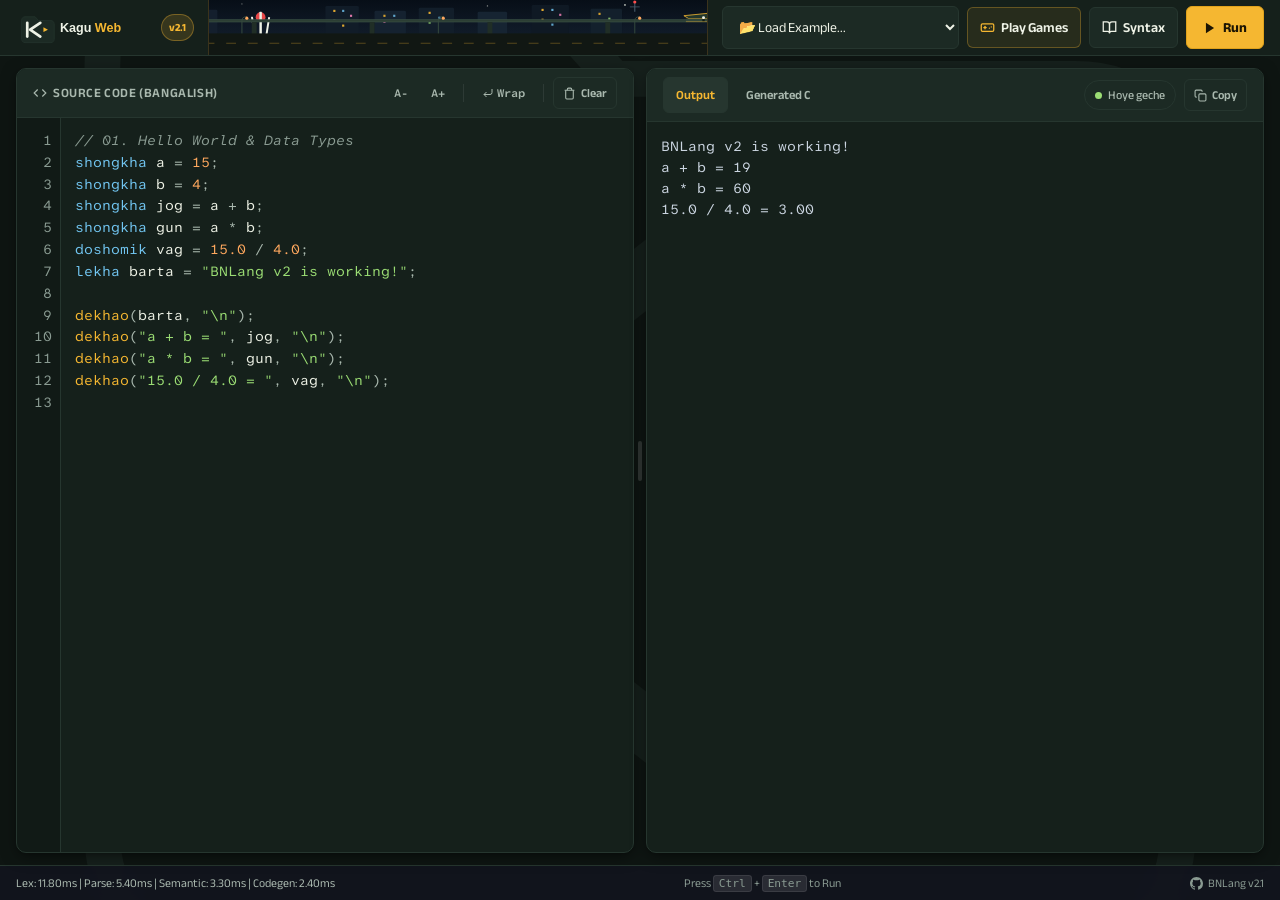
<file: index.html>
<!DOCTYPE html>
<html lang="en">
<head>
    <meta charset="UTF-8">
    <meta name="viewport" content="width=device-width, initial-scale=1.0">
    <title>Kagu Web — Modern Bangalish (BNLang v2) IDE &amp; C Transpiler</title>
    
    <!-- Primary Meta Tags & SEO -->
    <meta name="description" content="Kagu is a high-performance in-browser IDE, C transpiler, and tree-walking interpreter for BNLang (Bangalish). Write, execute, and transpile code with real-time tooling.">
    <meta name="keywords" content="BNLang, BNLang IDE, Kagu Web, Bangalish programming language, Bengali programming, C transpiler, in-browser compiler, WebAssembly IDE, AST interpreter, online compiler, Bangladesh CSE tooling">
    <meta name="author" content="Ibrahim (ibra-cium)">
    <meta name="publisher" content="Kagu Project">
    <meta name="robots" content="index, follow, max-snippet:-1, max-image-preview:large, max-video-preview:-1">
    <meta name="googlebot" content="index, follow, max-snippet:-1, max-image-preview:large">
    <link rel="canonical" href="https://kagu-web-one.vercel.app/">
    <link rel="alternate" hreflang="x-default" href="https://kagu-web-one.vercel.app/">
    <meta name="google-site-verification" content="googlef6edbada359eb7ae">

    <!-- Open Graph / Facebook / Discord / LinkedIn -->
    <meta property="og:type" content="website">
    <meta property="og:url" content="https://kagu-web-one.vercel.app/">
    <meta property="og:site_name" content="Kagu Web">
    <meta property="og:title" content="Kagu Web — Modern Bangalish (BNLang v2) IDE &amp; C Transpiler">
    <meta property="og:description" content="Write, run, and transpile BNLang (Bangalish) directly in your browser with real-time compilation, interactive standard input, and C code inspection.">
    <meta property="og:image" content="https://kagu-web-one.vercel.app/assets/og-image.jpg">
    <meta property="og:image:width" content="1200">
    <meta property="og:image:height" content="675">
    <meta property="og:image:alt" content="Kagu Web IDE — Modern Bangalish Programming Language Studio">
    <meta property="og:locale" content="en_US">

    <!-- Twitter Card -->
    <meta name="twitter:card" content="summary_large_image">
    <meta name="twitter:title" content="Kagu Web — Modern Bangalish (BNLang v2) IDE &amp; C Transpiler">
    <meta name="twitter:description" content="Write, run, and transpile BNLang (Bangalish) directly in your browser with real-time compilation, interactive standard input, and C code inspection.">
    <meta name="twitter:image" content="https://kagu-web-one.vercel.app/assets/og-image.jpg">
    <meta name="twitter:creator" content="@ibra_cium">

    <!-- Browser Theme & PWA -->
    <meta name="theme-color" content="#0e1512">
    <meta name="color-scheme" content="dark">
    <meta name="mobile-web-app-capable" content="yes">
    <meta name="apple-mobile-web-app-capable" content="yes">
    <meta name="apple-mobile-web-app-status-bar-style" content="black-translucent">
    <meta name="apple-mobile-web-app-title" content="Kagu IDE">
    <link rel="manifest" href="manifest.json">

    <!-- Favicon & Touch Icons (Google SERP, PWA, Apple) -->
    <link rel="icon" href="favicon.ico" sizes="any">
    <link rel="icon" type="image/svg+xml" href="assets/favicon.svg">
    <link rel="icon" type="image/png" sizes="48x48" href="assets/favicon-48x48.png">
    <link rel="icon" type="image/png" sizes="96x96" href="assets/favicon-96x96.png">
    <link rel="icon" type="image/png" sizes="192x192" href="assets/favicon-192x192.png">
    <link rel="apple-touch-icon" sizes="180x180" href="assets/apple-touch-icon.png">
    <link rel="shortcut icon" href="favicon.ico">
    <meta name="thumbnail" content="https://kagu-web-one.vercel.app/assets/og-image.jpg">
    <link rel="stylesheet" href="style.css">
    <link rel="preconnect" href="https://fonts.googleapis.com">
    <link rel="preconnect" href="https://fonts.gstatic.com" crossorigin>
    <link href="https://fonts.googleapis.com/css2?family=Anek+Bangla:wght@400;500;600;700&family=Atkinson+Hyperlegible+Mono:wght@400;700&display=swap" rel="stylesheet">

    <!-- Schema.org JSON-LD Structured Data for Google Rich Results & Google AI Overview -->
    <script type="application/ld+json">
    {
      "@context": "https://schema.org",
      "@graph": [
        {
          "@type": "WebSite",
          "@id": "https://kagu-web-one.vercel.app/#website",
          "name": "Kagu Web",
          "alternateName": ["Kagu IDE", "BNLang IDE", "BNLang Web"],
          "url": "https://kagu-web-one.vercel.app/"
        },
        {
          "@type": "WebApplication",
          "@id": "https://kagu-web-one.vercel.app/#webapp",
          "name": "Kagu Web",
          "alternateName": ["Kagu IDE", "BNLang Web IDE", "Bangalish Compiler"],
          "url": "https://kagu-web-one.vercel.app/",
          "description": "A high-performance in-browser IDE, C transpiler, and tree-walking interpreter for BNLang (Bangalish programming language). Features real-time AST analysis, interactive stdin/stdout, instant syntax highlighting, and zero-dependency Emscripten execution.",
          "applicationCategory": "DeveloperApplication",
          "operatingSystem": "Any (Web Browser)",
          "browserRequirements": "Requires JavaScript. Requires HTML5.",
          "softwareVersion": "2.1.0",
          "inLanguage": ["en", "bn"],
          "offers": {
            "@type": "Offer",
            "price": "0",
            "priceCurrency": "USD"
          },
          "author": {
            "@type": "Person",
            "name": "Ibrahim",
            "url": "https://github.com/ibra-cium"
          },
          "featureList": [
            "In-browser BNLang v2 compilation and execution",
            "Real-time C transpiler output and inspector",
            "Interactive standard input (nao) terminal console",
            "Bangalish keyword auto-complete and lexical syntax highlighting",
            "Support for integers (shongkha), floats (doshomik), strings (lekha), chars (okkhor), arrays (sorbochho), and pointers (erthikana/erman)",
            "Responsive layout with split panels and mobile segmented views"
          ]
        },
        {
          "@type": "SoftwareSourceCode",
          "@id": "https://kagu-web-one.vercel.app/#sourcecode",
          "name": "BNLang & Kagu Web",
          "codeRepository": "https://github.com/ibra-cium/kagu-web",
          "programmingLanguage": ["C", "JavaScript", "Bangalish"],
          "author": {
            "@type": "Person",
            "name": "Ibrahim",
            "url": "https://github.com/ibra-cium"
          }
        }
      ]
    }
    </script>
</head> 
<body>
    <!-- Top Header -->
    <header>
        <div class="brand">
            <h1 class="brand-title">
                <a href="/" class="brand-logo" aria-label="Kagu Web — Modern Bangalish (BNLang v2) IDE &amp; C Transpiler">
                    <img src="assets/logo.svg" alt="Kagu Web — BNLang IDE &amp; C Transpiler" class="brand-logo-img" height="36">
                    <span class="sr-only">Kagu Web — Modern Bangalish (BNLang v2) IDE &amp; C Transpiler</span>
                </a>
            </h1>
            <span class="badge-version" title="BNLang Version 2.1">v2.1</span>
        </div>
        <!-- Full-Width, Full-Height Animated Dhaka Cityscape (ঢাকা শহর ও মেট্রোরেল লুপ) -->
        <div class="dhaka-city-bar" id="dhaka-city-bar" role="img" aria-label="Dhaka City Scene with Metro Rail and Traffic Loop">
            <svg class="city-svg" viewBox="0 0 1000 56" preserveAspectRatio="xMidYMid slice" xmlns="http://www.w3.org/2000/svg">
                <defs>
                    <!-- Dhaka Night Sky Gradient -->
                    <linearGradient id="dhakaSkyGrad" x1="0%" y1="0%" x2="0%" y2="100%">
                        <stop offset="0%" stop-color="#070e17" />
                        <stop offset="50%" stop-color="#0f1926" />
                        <stop offset="100%" stop-color="#14212c" />
                    </linearGradient>
                </defs>

                <!-- 1. Background Night Sky -->
                <rect x="0" y="0" width="1000" height="56" fill="url(#dhakaSkyGrad)" />

                <!-- Night Sky Stars -->
                <g class="city-stars">
                    <circle cx="35" cy="5" r="0.7" fill="#eef2e6" opacity="0.6" class="star star-1" />
                    <circle cx="110" cy="7" r="0.8" fill="#eef2e6" opacity="0.7" class="star star-2" />
                    <circle cx="280" cy="4" r="0.6" fill="#eef2e6" opacity="0.5" class="star star-3" />
                    <circle cx="380" cy="8" r="0.8" fill="#eef2e6" opacity="0.7" class="star star-1" />
                    <circle cx="530" cy="6" r="0.7" fill="#eef2e6" opacity="0.6" class="star star-2" />
                    <circle cx="670" cy="5" r="0.9" fill="#eef2e6" opacity="0.8" class="star star-1" />
                    <circle cx="890" cy="7" r="0.6" fill="#eef2e6" opacity="0.5" class="star star-3" />
                    <circle cx="960" cy="4" r="0.8" fill="#eef2e6" opacity="0.7" class="star star-2" />
                </g>

                <!-- 2. Dhaka Architectural Skyline (Landmarks & Towers) -->
                <g class="city-skyline">
                    <!-- Distant high-rise silhouettes -->
                    <rect x="15" y="13" width="28" height="22" rx="1.5" fill="#131d2a" />
                    <rect x="50" y="8" width="32" height="27" rx="1.5" fill="#101824" />
                    
                    <!-- Louis Kahn's Jatiya Sangsad Bhaban (জাতীয় সংসদ ভবন) -->
                    <g class="sangsad-bhaban" transform="translate(130, 11)">
                        <path d="M 0,6 L 12,1 L 52,1 L 64,6 L 64,24 L 0,24 Z" fill="#1d2b24" stroke="#2a3d34" stroke-width="0.8" />
                        <!-- Kahn Iconic Cutouts -->
                        <circle cx="32" cy="9.5" r="3.5" fill="#080f17" />
                        <polygon points="12,11 18,19 6,19" fill="#080f17" />
                        <polygon points="52,11 58,19 46,19" fill="#080f17" />
                    </g>

                    <!-- City Towers Middle Cluster -->
                    <rect x="225" y="10" width="30" height="25" rx="1.5" fill="#141f2d" />
                    
                    <!-- Central Shahid Minar (শহীদ মিনার) -->
                    <g class="shahid-minar" transform="translate(290, 12)">
                        <!-- Red Sun Disc -->
                        <circle cx="9" cy="5.5" r="5" fill="#ff4d4d" opacity="0.9" />
                        <!-- Central Marble Column -->
                        <rect x="7.8" y="0" width="2.5" height="23" fill="#eef2e6" rx="0.5" />
                        <!-- Left and Right Flanking Columns -->
                        <rect x="2" y="5" width="2" height="18" fill="#eef2e6" rx="0.4" transform="rotate(-9 2 23)" />
                        <rect x="14" y="5" width="2" height="18" fill="#eef2e6" rx="0.4" transform="rotate(9 14 23)" />
                    </g>

                    <!-- Downtown Towers & Corporate Buildings -->
                    <rect x="365" y="6" width="34" height="29" rx="1.5" fill="#111c28" />
                    <rect x="415" y="11" width="32" height="24" rx="1.5" fill="#152230" />
                    <rect x="460" y="8" width="36" height="27" rx="1.5" fill="#121e2a" />
                    <rect x="520" y="12" width="30" height="23" rx="1.5" fill="#162432" />
                    <rect x="575" y="5" width="38" height="30" rx="1.5" fill="#0f1924" />
                    <rect x="635" y="9" width="32" height="26" rx="1.5" fill="#13202c" />

                    <!-- Telecom Tower & Aircraft Beacon -->
                    <line x1="680" y1="2" x2="680" y2="12" stroke="#485c6c" stroke-width="1.1" />
                    <line x1="675" y1="7" x2="685" y2="7" stroke="#485c6c" stroke-width="0.8" />
                    <circle cx="680" cy="2" r="1.6" fill="#ff4d4d" class="antenna-beacon" />

                    <!-- Towers on East End -->
                    <rect x="915" y="8" width="32" height="27" rx="1.5" fill="#131e2b" />
                    <rect x="955" y="12" width="35" height="23" rx="1.5" fill="#162331" />

                    <!-- Lit Window Grids in Skyscrapers -->
                    <g class="tower-windows">
                        <!-- Tower 1 -->
                        <rect x="22" y="16" width="2.2" height="2.2" fill="#f5b731" opacity="0.85" />
                        <rect x="28" y="16" width="2.2" height="2.2" fill="#72c6f2" opacity="0.8" />
                        <rect x="34" y="21" width="2.2" height="2.2" fill="#f5b731" opacity="0.9" />
                        <!-- Tower 2 -->
                        <rect x="58" y="12" width="2.2" height="2.2" fill="#f5b731" opacity="0.9" />
                        <rect x="66" y="12" width="2.2" height="2.2" fill="#72c6f2" opacity="0.8" />
                        <rect x="58" y="18" width="2.2" height="2.2" fill="#ff85bf" opacity="0.8" />
                        <rect x="66" y="23" width="2.2" height="2.2" fill="#f5b731" opacity="0.85" />
                        <!-- Tower 3 -->
                        <rect x="232" y="14" width="2.2" height="2.2" fill="#72c6f2" opacity="0.85" />
                        <rect x="240" y="19" width="2.2" height="2.2" fill="#f5b731" opacity="0.9" />
                        <!-- Tower 4 (Downtown) -->
                        <rect x="373" y="10" width="2.2" height="2.2" fill="#f5b731" opacity="0.9" />
                        <rect x="382" y="10" width="2.2" height="2.2" fill="#72c6f2" opacity="0.8" />
                        <rect x="390" y="15" width="2.2" height="2.2" fill="#ff85bf" opacity="0.85" />
                        <rect x="373" y="20" width="2.2" height="2.2" fill="#9bdd74" opacity="0.75" />
                        <rect x="382" y="25" width="2.2" height="2.2" fill="#f5b731" opacity="0.9" />
                        <!-- Tower 5 -->
                        <rect x="424" y="15" width="2.2" height="2.2" fill="#f5b731" opacity="0.85" />
                        <rect x="434" y="15" width="2.2" height="2.2" fill="#72c6f2" opacity="0.8" />
                        <rect x="424" y="21" width="2.2" height="2.2" fill="#ff85bf" opacity="0.8" />
                        <!-- Tower 6 -->
                        <rect x="470" y="12" width="2.2" height="2.2" fill="#f5b731" opacity="0.9" />
                        <rect x="480" y="17" width="2.2" height="2.2" fill="#72c6f2" opacity="0.8" />
                        <rect x="470" y="22" width="2.2" height="2.2" fill="#9bdd74" opacity="0.75" />
                        <!-- Tower 7 (Tall) -->
                        <rect x="585" y="9" width="2.2" height="2.2" fill="#f5b731" opacity="0.9" />
                        <rect x="595" y="9" width="2.2" height="2.2" fill="#72c6f2" opacity="0.85" />
                        <rect x="603" y="14" width="2.2" height="2.2" fill="#ff85bf" opacity="0.8" />
                        <rect x="585" y="19" width="2.2" height="2.2" fill="#f5b731" opacity="0.85" />
                        <rect x="595" y="24" width="2.2" height="2.2" fill="#72c6f2" opacity="0.8" />
                        <!-- Tower 8 -->
                        <rect x="643" y="13" width="2.2" height="2.2" fill="#f5b731" opacity="0.85" />
                        <rect x="653" y="18" width="2.2" height="2.2" fill="#9bdd74" opacity="0.8" />
                        <!-- Tower 9 -->
                        <rect x="925" y="12" width="2.2" height="2.2" fill="#f5b731" opacity="0.9" />
                        <rect x="935" y="17" width="2.2" height="2.2" fill="#72c6f2" opacity="0.8" />
                    </g>
                </g>

                <!-- 3. Elevated Metro Rail Viaduct & Station Structure -->
                <!-- Viaduct Concrete Track running at y=20 across the entire city -->
                <g class="metro-viaduct">
                    <rect x="0" y="20" width="1000" height="2.4" fill="#2c3e34" stroke="#3b5246" stroke-width="0.6" />
                    <!-- Concrete Support Pillars -->
                    <rect x="50" y="22.4" width="5" height="12.6" fill="#202e26" />
                    <rect x="170" y="22.4" width="5" height="12.6" fill="#202e26" />
                    <rect x="290" y="22.4" width="5" height="12.6" fill="#202e26" />
                    <rect x="410" y="22.4" width="5" height="12.6" fill="#202e26" />
                    <rect x="530" y="22.4" width="5" height="12.6" fill="#202e26" />
                    <rect x="650" y="22.4" width="5" height="12.6" fill="#202e26" />
                    <rect x="760" y="22.4" width="5" height="12.6" fill="#202e26" />
                    <rect x="880" y="22.4" width="5" height="12.6" fill="#202e26" />
                </g>

                <!-- Modern Dhaka Metro Station (মেট্রোরেল স্টেশন) at x=740 to 860 -->
                <g class="metro-station" transform="translate(730, 0)">
                    <!-- Station Roof Canopy with Rickshaw Yellow Accent Border -->
                    <path d="M 0,16 Q 60,8 120,16 L 115,19 L 5,19 Z" fill="#22362b" stroke="#f5b731" stroke-width="0.8" />
                    
                    <!-- Illuminated Metro Station Sign -->
                    <rect x="25" y="11" width="70" height="5.5" rx="1.5" fill="#0d1b14" stroke="#f5b731" stroke-width="0.7" />
                    <text x="60" y="15" font-size="3.8" fill="#f5b731" font-family="'Anek Bangla', system-ui, sans-serif" font-weight="700" text-anchor="middle" letter-spacing="0.5">মেট্রোরেল স্টেশন</text>
                    
                    <!-- Station Platform & Screen Doors -->
                    <rect x="2" y="19" width="116" height="3" fill="#32473c" />
                    <!-- Platform Lighting & Passengers -->
                    <circle cx="20" cy="18" r="1.5" fill="#eef2e6" />
                    <rect x="18.8" y="19.5" width="2.4" height="2.5" fill="#101a14" />
                    <circle cx="45" cy="18" r="1.5" fill="#eef2e6" />
                    <circle cx="70" cy="18" r="1.5" fill="#eef2e6" />
                    <circle cx="95" cy="18" r="1.5" fill="#eef2e6" />
                    
                    <!-- Platform Accent LEDs -->
                    <line x1="2" y1="22" x2="118" y2="22" stroke="#f5b731" stroke-width="0.5" stroke-opacity="0.8" />
                </g>

                <!-- 4. The Reversing Loop Dhaka Metro Train (MRT Line 6) -->
                <g class="metro-train-track">
                    <g class="metro-train-loop" id="metro-train-loop">


                        <!-- Car 1 (East Lead Cab - Aerodynamic Nose) -->
                        <path d="M 0,17.5 C -1.5,16 -4,15 -8,15 L -36,15 L -36,20 L -1,20 Z" fill="#eef2e6" stroke="#006a4e" stroke-width="0.6" />
                        <!-- Green Base & Red Livery Line -->
                        <rect x="-36" y="17.8" width="34" height="2.2" fill="#006a4e" />
                        <line x1="-36" y1="17.8" x2="-2" y2="17.8" stroke="#f42a41" stroke-width="0.6" />
                        <!-- Driver Cab Window & Passenger Windows -->
                        <polygon points="-1,17 -5,16 -9,16 -9,17" fill="#081018" />
                        <rect x="-18" y="15.8" width="6" height="1.6" rx="0.4" fill="#f5b731" />
                        <rect x="-28" y="15.8" width="6" height="1.6" rx="0.4" fill="#f5b731" />
                        <!-- East Headlight Bulb -->
                        <circle cx="-1" cy="17.5" r="0.9" fill="#ffffff" />

                        <!-- Car 2 (Middle Passenger Coach) -->
                        <rect x="-38" y="15.6" width="2" height="4" fill="#202c25" />
                        <rect x="-70" y="15" width="32" height="5" rx="0.6" fill="#eef2e6" stroke="#006a4e" stroke-width="0.6" />
                        <rect x="-70" y="17.8" width="32" height="2.2" fill="#006a4e" />
                        <line x1="-70" y1="17.8" x2="-38" y2="17.8" stroke="#f42a41" stroke-width="0.6" />
                        <rect x="-48" y="15.8" width="6" height="1.6" rx="0.4" fill="#f5b731" />
                        <rect x="-58" y="15.8" width="6" height="1.6" rx="0.4" fill="#f5b731" />
                        <rect x="-67" y="15.8" width="6" height="1.6" rx="0.4" fill="#f5b731" />

                        <!-- Car 3 (West Cab - Aerodynamic Nose for Reversal) -->
                        <rect x="-72" y="15.6" width="2" height="4" fill="#202c25" />
                        <path d="M -108,17.5 C -106.5,16 -104,15 -100,15 L -72,15 L -72,20 L -107,20 Z" fill="#eef2e6" stroke="#006a4e" stroke-width="0.6" />
                        <rect x="-106" y="17.8" width="34" height="2.2" fill="#006a4e" />
                        <line x1="-106" y1="17.8" x2="-72" y2="17.8" stroke="#f42a41" stroke-width="0.6" />
                        <polygon points="-107,17 -103,16 -99,16 -99,17" fill="#081018" />
                        <rect x="-82" y="15.8" width="6" height="1.6" rx="0.4" fill="#f5b731" />
                        <rect x="-92" y="15.8" width="6" height="1.6" rx="0.4" fill="#f5b731" />
                        <!-- West Headlight Bulb -->
                        <circle cx="-107" cy="17.5" r="0.9" fill="#ffffff" />
                    </g>
                </g>

                <!-- 5. Street Level & Highway Boulevard (y=34 to 56) -->
                <rect x="0" y="34" width="1000" height="22" fill="#111713" />
                <!-- Center Dashed Yellow Lane Divider -->
                <line x1="0" y1="44" x2="1000" y2="44" stroke="#f5b731" stroke-opacity="0.3" stroke-dasharray="10 12" stroke-width="1.2" />

                <!-- Gooseneck Street Lamps casting light onto road -->
                <g class="city-streetlamps">
                    <g transform="translate(100, 34)">
                        <path d="M 0,0 L 0,-13 Q 0,-17 5,-17" stroke="#364b3f" stroke-width="1" fill="none" />
                        <circle cx="5" cy="-15.5" r="1.6" fill="#ffa85e" />
                    </g>
                    <g transform="translate(280, 34)">
                        <path d="M 0,0 L 0,-13 Q 0,-17 5,-17" stroke="#364b3f" stroke-width="1" fill="none" />
                        <circle cx="5" cy="-15.5" r="1.6" fill="#ffa85e" />
                    </g>
                    <g transform="translate(480, 34)">
                        <path d="M 0,0 L 0,-13 Q 0,-17 5,-17" stroke="#364b3f" stroke-width="1" fill="none" />
                        <circle cx="5" cy="-15.5" r="1.6" fill="#ffa85e" />
                    </g>
                    <g transform="translate(680, 34)">
                        <path d="M 0,0 L 0,-13 Q 0,-17 5,-17" stroke="#364b3f" stroke-width="1" fill="none" />
                        <circle cx="5" cy="-15.5" r="1.6" fill="#ffa85e" />
                    </g>
                    <g transform="translate(880, 34)">
                        <path d="M 0,0 L 0,-13 Q 0,-17 5,-17" stroke="#364b3f" stroke-width="1" fill="none" />
                        <circle cx="5" cy="-15.5" r="1.6" fill="#ffa85e" />
                    </g>
                </g>

                <!-- ============================================================ -->
                <!-- TWO-WAY TRAFFIC VEHICLES (রিকশা ও সিএনজি)                    -->
                <!-- ============================================================ -->

                <!-- UPPER LANE: WESTBOUND VEHICLES (Moving Right to Left) -->
                <!-- Westbound Green CNG 1 -->
                <g class="traffic-west-cng">
                    <g transform="translate(0, 35)">
                        <path d="M 0,5 L -3,2 L -14,2 L -16,5 L -16,8.5 L 0,8.5 Z" fill="#1b8b54" stroke="#146b40" stroke-width="0.6" />
                        <path d="M -3,2 L -14,2 L -13,0 L -4,0 Z" fill="#1c2520" />
                        <rect x="-10" y="3" width="5" height="2.5" fill="#f5b731" opacity="0.9" />
                        <circle cx="-0.8" cy="5.5" r="0.9" fill="#ffffff" />
                        <circle cx="-3" cy="9" r="1.8" fill="#0b110e" stroke="#60766a" stroke-width="0.6" />
                        <circle cx="-13" cy="9" r="1.8" fill="#0b110e" stroke="#60766a" stroke-width="0.6" />
                    </g>
                </g>

                <!-- Westbound Dhaka Rickshaw 1 -->
                <g class="traffic-west-rickshaw">
                    <g transform="translate(0, 34)">
                        <!-- Rickshaw Hood Facing Left -->
                        <path d="M 14,5 C 17,-1 7,-3 3,0 L 3,5 Z" fill="#ff85bf" stroke="#f5b731" stroke-width="0.7" />
                        <path d="M 13,3 C 11,-1 6,-2 3,1" stroke="#f5b731" stroke-width="0.8" fill="none" />
                        <rect x="14" y="3.5" width="2.4" height="3" fill="#72c6f2" rx="0.3" />
                        <!-- Frame -->
                        <path d="M 10,7 L 2,3 L -4,3 L -7,8" stroke="#f5b731" stroke-width="0.9" fill="none" stroke-linecap="round" />
                        <!-- Rickshaw Puller facing Left -->
                        <circle cx="-3" cy="-2" r="1.8" fill="#eef2e6" />
                        <path d="M -3,0 L 0,4 L 2,8" stroke="#eef2e6" stroke-width="1" fill="none" stroke-linecap="round" />
                        <line x1="-3" y1="2" x2="-6" y2="3.5" stroke="#eef2e6" stroke-width="0.9" stroke-linecap="round" />
                        <!-- Wheels -->
                        <g transform="translate(10, 7)" class="rickshaw-wheel-west">
                            <circle cx="0" cy="0" r="4.2" fill="#131915" stroke="#eef2e6" stroke-width="0.8" />
                            <line x1="-3.8" y1="0" x2="3.8" y2="0" stroke="#f5b731" stroke-width="0.6" />
                            <line x1="0" y1="-3.8" x2="0" y2="3.8" stroke="#f5b731" stroke-width="0.6" />
                            <circle cx="0" cy="0" r="0.9" fill="#f5b731" />
                        </g>
                        <g transform="translate(-7, 8)" class="rickshaw-wheel-west">
                            <circle cx="0" cy="0" r="3.2" fill="#131915" stroke="#eef2e6" stroke-width="0.7" />
                            <line x1="-2.8" y1="0" x2="2.8" y2="0" stroke="#f5b731" stroke-width="0.6" />
                            <line x1="0" y1="-2.8" x2="0" y2="2.8" stroke="#f5b731" stroke-width="0.6" />
                            <circle cx="0" cy="0" r="0.8" fill="#f5b731" />
                        </g>
                    </g>
                </g>

                <!-- LOWER LANE: EASTBOUND VEHICLES (Moving Left to Right) -->
                <!-- Eastbound Colorful Dhaka Rickshaw 2 -->
                <g class="traffic-east-rickshaw">
                    <g transform="translate(0, 43)">
                        <!-- Rickshaw Hood Facing Right -->
                        <path d="M -16,6 C -19,-1 -8,-3 -3,0 L -3,6 Z" fill="#ff85bf" stroke="#f5b731" stroke-width="0.8" />
                        <path d="M -15,4 C -12,-1 -7,-2 -3,1" stroke="#f5b731" stroke-width="0.9" fill="none" />
                        <rect x="-17.5" y="4.5" width="2.8" height="3.5" fill="#72c6f2" rx="0.4" />
                        <!-- Chassis -->
                        <path d="M -12,8 L -2,4 L 5,4 L 9,9" stroke="#f5b731" stroke-width="1.1" fill="none" stroke-linecap="round" />
                        <circle cx="-2" cy="6.5" r="1.3" fill="#36493f" />
                        <!-- Rickshaw Puller facing Right -->
                        <circle cx="4" cy="-2" r="2.2" fill="#eef2e6" />
                        <path d="M 4,0 L 0,5 L -3,9" stroke="#eef2e6" stroke-width="1.2" fill="none" stroke-linecap="round" />
                        <line x1="4" y1="2" x2="8" y2="3.8" stroke="#eef2e6" stroke-width="1.1" stroke-linecap="round" />
                        <line x1="8" y1="3.5" x2="8" y2="7.5" stroke="#f5b731" stroke-width="1.1" stroke-linecap="round" />
                        <!-- Wheels -->
                        <g transform="translate(-12, 8)" class="rickshaw-wheel-east">
                            <circle cx="0" cy="0" r="5" fill="#131915" stroke="#eef2e6" stroke-width="0.9" />
                            <line x1="-4.5" y1="0" x2="4.5" y2="0" stroke="#f5b731" stroke-width="0.7" />
                            <line x1="0" y1="-4.5" x2="0" y2="4.5" stroke="#f5b731" stroke-width="0.7" />
                            <circle cx="0" cy="0" r="1.1" fill="#f5b731" />
                        </g>
                        <g transform="translate(9, 9)" class="rickshaw-wheel-east">
                            <circle cx="0" cy="0" r="3.8" fill="#131915" stroke="#eef2e6" stroke-width="0.8" />
                            <line x1="-3.4" y1="0" x2="3.4" y2="0" stroke="#f5b731" stroke-width="0.7" />
                            <line x1="0" y1="-3.4" x2="0" y2="3.4" stroke="#f5b731" stroke-width="0.7" />
                            <circle cx="0" cy="0" r="0.9" fill="#f5b731" />
                        </g>
                    </g>
                </g>

                <!-- Eastbound Green CNG 2 -->
                <g class="traffic-east-cng">
                    <g transform="translate(0, 44)">
                        <path d="M 0,5 L -4,2 L -16,2 L -18,5 L -18,9 L 0,9 Z" fill="#1b8b54" stroke="#146b40" stroke-width="0.7" />
                        <path d="M -4,2 L -16,2 L -15,-0.5 L -5,-0.5 Z" fill="#1c2520" />
                        <rect x="-11" y="3" width="6" height="3" fill="#f5b731" opacity="0.9" />
                        <circle cx="-0.8" cy="5.5" r="1" fill="#ffffff" />
                        <circle cx="-3.5" cy="9.5" r="2" fill="#0b110e" stroke="#60766a" stroke-width="0.7" />
                        <circle cx="-14.5" cy="9.5" r="2" fill="#0b110e" stroke="#60766a" stroke-width="0.7" />
                    </g>
                </g>
            </svg>
        </div>

        <div class="controls">
            <select id="sel" aria-label="Load Example">
                <option value="">📂 Load Example...</option>
                <optgroup label="Basics & Variables">
                    <option value="hello">01. Hello World & Types</option>
                    <option value="compound">02. Compound Ops & Loops</option>
                    <option value="logic">03. Logic (ebong, tasara, ulto)</option>
                </optgroup>
                <optgroup label="Arrays & Characters">
                    <option value="array_bubble">04. Arrays & Bubble Sort</option>
                    <option value="array_func">05. Arrays in Functions</option>
                    <option value="caesar">06. Caesar Cipher (okkhor)</option>
                </optgroup>
                <optgroup label="Pointers & References">
                    <option value="pointer_swap">07. Pointer Swap (bodlao)</option>
                    <option value="pointer_minmax">08. Min/Max Finder (boro_choto)</option>
                </optgroup>
                <optgroup label="Functions & I/O">
                    <option value="recursion">09. Recursion (Factorial)</option>
                    <option value="input">10. Interactive Input (nao)</option>
                    <option value="average">11. Marks Average (.ghor)</option>
                </optgroup>
            </select>
            <a href="https://game-hub-azure-iota.vercel.app/" target="_blank" rel="noopener noreferrer" id="btn-games" class="btn-game" title="Play Games">
                <svg width="15" height="15" viewBox="0 0 24 24" fill="none" stroke="currentColor" stroke-width="2" stroke-linecap="round" stroke-linejoin="round">
                    <line x1="6" y1="12" x2="10" y2="12"></line>
                    <line x1="8" y1="10" x2="8" y2="14"></line>
                    <line x1="15" y1="13" x2="15.01" y2="13"></line>
                    <line x1="18" y1="11" x2="18.01" y2="11"></line>
                    <rect x="2" y="6" width="20" height="12" rx="2"></rect>
                </svg>
                <span>Play Games</span>
            </a>
            <button id="btn-cheat" class="btn-secondary" title="View Language Cheatsheet">
                <svg width="15" height="15" viewBox="0 0 24 24" fill="none" stroke="currentColor" stroke-width="2"><path d="M2 3h6a4 4 0 0 1 4 4v14a3 3 0 0 0-3-3H2z"></path><path d="M22 3h-6a4 4 0 0 0-4 4v14a3 3 0 0 1 3-3h7z"></path></svg>
                <span>Syntax</span>
            </button>
            <button id="run" class="btn-primary" title="Run Program (Ctrl+Enter)">
                <svg width="14" height="14" viewBox="0 0 24 24" fill="currentColor"><polygon points="5 3 19 12 5 21 5 3"></polygon></svg>
                <span>Run</span>
            </button>
        </div>
    </header>

    <!-- Semantic Overview for Search Engine Crawlers & Accessibility -->
    <section class="sr-only" aria-label="About Kagu Web IDE">
        <h2>Modern Bangalish (BNLang v2) Web IDE &amp; C Transpiler</h2>
        <p>
            Kagu Web is an advanced in-browser IDE, C transpiler, and tree-walking interpreter for BNLang (Bangalish programming language). Designed for modern developers, language designers, and students, Kagu enables instant writing, debugging, interpreting, and compiling of Bangalish source code directly inside web browsers with zero backend dependencies.
        </p>
        <h2>Key Capabilities &amp; Architecture</h2>
        <ul>
            <li><strong>Zero-Backend Client-Side Execution:</strong> Runs pure JavaScript and WebAssembly Emscripten builds with 0 external server overhead.</li>
            <li><strong>Real-Time C Transpiler &amp; AST Inspector:</strong> View generated C code and execution output side-by-side in real time.</li>
            <li><strong>Interactive Stdin Console:</strong> Full terminal input handling supporting <code>nao()</code> interactive prompts.</li>
            <li><strong>Rich Bangalish Language Grammar:</strong> Full native support for types (<code>shongkha</code>, <code>doshomik</code>, <code>lekha</code>, <code>okkhor</code>), control flow (<code>jodi</code>, <code>nahole</code>, <code>jotokkhon</code>, <code>chalao</code>), compound operations, logic words (<code>ebong</code>, <code>tasara</code>, <code>ulto</code>), arrays (<code>sorbochho</code>), and pointers (<code>erthikana</code>, <code>erman</code>).</li>
            <li><strong>Modern Developer Ergonomics:</strong> Real-time syntax highlighting, intelligent autocompletion, responsive split workspaces, and mobile-optimized layouts.</li>
        </ul>
    </section>

    <!-- Mobile Segmented View Controller -->
    <div class="mobile-nav-segmented">
        <button id="seg-editor" class="segment-btn active">
            <svg width="14" height="14" viewBox="0 0 24 24" fill="none" stroke="currentColor" stroke-width="2"><polyline points="16 18 22 12 16 6"></polyline><polyline points="8 6 2 12 8 18"></polyline></svg>
            <span>Source Editor</span>
        </button>
        <button id="seg-output" class="segment-btn">
            <svg width="14" height="14" viewBox="0 0 24 24" fill="none" stroke="currentColor" stroke-width="2"><line x1="18" y1="20" x2="18" y2="10"></line><line x1="12" y1="20" x2="12" y2="4"></line><line x1="6" y1="20" x2="6" y2="14"></line></svg>
            <span>Output &amp; C</span>
        </button>
    </div>

    <!-- Main Workspace -->
    <main>
        <!-- Panel 1: Source Editor -->
        <div id="panel-editor" class="panel mobile-active">
            <div class="panel-header">
                <span class="panel-title">
                    <svg width="14" height="14" viewBox="0 0 24 24" fill="none" stroke="currentColor" stroke-width="2"><polyline points="16 18 22 12 16 6"></polyline><polyline points="8 6 2 12 8 18"></polyline></svg>
                    <span>Source Code (Bangalish)</span>
                </span>
                <div class="editor-toolbar">
                    <button id="btn-font-down" class="toolbar-btn" title="Decrease font size (A-)">A-</button>
                    <button id="btn-font-up" class="toolbar-btn" title="Increase font size (A+)">A+</button>
                    <div class="toolbar-sep"></div>
                    <button id="btn-wrap" class="toolbar-btn" title="Toggle word wrap">
                        <svg width="12" height="12" viewBox="0 0 24 24" fill="none" stroke="currentColor" stroke-width="2"><polyline points="9 10 4 15 9 20"></polyline><path d="M20 4v7a4 4 0 0 1-4 4H4"></path></svg>
                        <span>Wrap</span>
                    </button>
                    <div class="toolbar-sep"></div>
                    <button id="btn-clear-src" class="icon-btn" title="Clear Editor">
                        <svg width="13" height="13" viewBox="0 0 24 24" fill="none" stroke="currentColor" stroke-width="2"><polyline points="3 6 5 6 21 6"></polyline><path d="M19 6v14a2 2 0 0 1-2 2H7a2 2 0 0 1-2-2V6m3 0V4a2 2 0 0 1 2-2h4a2 2 0 0 1 2 2v2"></path></svg>
                        <span>Clear</span>
                    </button>
                </div>
            </div>

            <!-- Mobile Symbol Helper Bar -->
            <div class="mobile-symbols-bar" id="mobile-symbols-bar" aria-label="Symbol Quick Bar">
                <button type="button" class="sym-btn" data-insert="{">{</button>
                <button type="button" class="sym-btn" data-insert="}">}</button>
                <button type="button" class="sym-btn" data-insert="(">(</button>
                <button type="button" class="sym-btn" data-insert=")">)</button>
                <button type="button" class="sym-btn" data-insert=";">;</button>
                <button type="button" class="sym-btn" data-insert='"'>"</button>
                <button type="button" class="sym-btn" data-insert="'">'</button>
                <button type="button" class="sym-btn" data-insert="=">=</button>
                <button type="button" class="sym-btn" data-insert="+">+</button>
                <button type="button" class="sym-btn" data-insert="-">-</button>
                <button type="button" class="sym-btn" data-insert="<">&lt;</button>
                <button type="button" class="sym-btn" data-insert=">">&gt;</button>
                <button type="button" class="sym-btn" data-insert="[">[</button>
                <button type="button" class="sym-btn" data-insert="]">]</button>
                <button type="button" class="sym-btn" data-insert="    ">Tab</button>
            </div>

            <div class="panel-body">
                <div class="editor-container" id="editor-container">
                    <div id="line-numbers" class="line-numbers">1</div>
                    <div class="editor-scroll-wrapper">
                        <pre id="highlight-layer" aria-hidden="true"><code></code></pre>
                        <textarea id="src" spellcheck="false" placeholder="// Write your BNLang code here..."></textarea>
                        <div id="autocomplete-dropdown" class="autocomplete-dropdown" role="listbox" aria-label="Completions"></div>
                    </div>
                </div>
            </div>
        </div>

        <!-- Resizable Panel Divider -->
        <div class="panel-divider" id="panel-divider"></div>

        <!-- Panel 2: Output & Inspector -->
        <div id="panel-output" class="panel">
            <div class="panel-header">
                <div class="tabs">
                    <button class="tab-btn active" data-tab="tab-out">Output</button>
                    <button class="tab-btn" data-tab="tab-c">Generated C</button>
                </div>
                <div style="display: flex; align-items: center; gap: 8px;">
                    <span id="status-pill" class="status-pill">
                        <span id="status-dot" class="status-dot"></span>
                        <span id="status-text">Ready</span>
                    </span>
                    <button id="btn-copy" class="icon-btn" title="Copy to clipboard">
                        <svg width="13" height="13" viewBox="0 0 24 24" fill="none" stroke="currentColor" stroke-width="2"><rect x="9" y="9" width="13" height="13" rx="2" ry="2"></rect><path d="M5 15H4a2 2 0 0 1-2-2V4a2 2 0 0 1 2-2h9a2 2 0 0 1 2 2v1"></path></svg>
                        <span id="copy-label">Copy</span>
                    </button>
                </div>
            </div>
            <div class="panel-body">
                <pre id="tab-out" class="code-view active" data-placeholder="▶ Run your code to see output here..."></pre>
                <pre id="tab-c" class="code-view" data-placeholder="Generated C code will appear here after compilation..."></pre>
            </div>
        </div>
    </main>

    <!-- Error container -->
    <div id="err"></div>

    <!-- Timing & Shortcut Bar -->
    <footer class="timing-bar">
        <span id="timing-stats">Status: Ready</span>
        <span class="shortcut-hint">Press <kbd>Ctrl</kbd> + <kbd>Enter</kbd> to Run</span>
        <div class="footer-links">
            <a href="https://github.com/ibra-cium/kagu-web" target="_blank" rel="noopener noreferrer" class="footer-link" title="Kagu Web on GitHub">
                <svg width="13" height="13" viewBox="0 0 24 24" fill="currentColor"><path d="M12 0C5.37 0 0 5.37 0 12c0 5.31 3.435 9.795 8.205 11.385.6.105.825-.255.825-.57 0-.285-.015-1.23-.015-2.235-3.015.555-3.795-.735-4.035-1.41-.135-.345-.72-1.41-1.23-1.695-.42-.225-1.02-.78-.015-.795.945-.015 1.62.87 1.845 1.23 1.08 1.815 2.805 1.305 3.495.99.105-.78.42-1.305.765-1.605-2.67-.3-5.46-1.335-5.46-5.925 0-1.305.465-2.385 1.23-3.225-.12-.3-.54-1.53.12-3.18 0 0 1.005-.315 3.3 1.23.96-.27 1.98-.405 3-.405s2.04.135 3 .405c2.295-1.56 3.3-1.23 3.3-1.23.66 1.65.24 2.88.12 3.18.765.84 1.23 1.905 1.23 3.225 0 4.605-2.805 5.625-5.475 5.925.435.375.81 1.095.81 2.22 0 1.605-.015 2.895-.015 3.3 0 .315.225.69.825.57A12.02 12.02 0 0024 12c0-6.63-5.37-12-12-12z"/></svg>
                <span>BNLang v2.1</span>
            </a>
        </div>
    </footer>

    <!-- Syntax Cheatsheet Modal -->
    <div id="modal-cheat" class="modal-backdrop" aria-hidden="true" role="dialog" aria-labelledby="cheat-modal-title">
        <div class="modal-content">
            <div class="modal-header">
                <h2 id="cheat-modal-title">
                    <svg width="18" height="18" viewBox="0 0 24 24" fill="none" stroke="currentColor" stroke-width="2"><path d="M4 19.5A2.5 2.5 0 0 1 6.5 17H20"></path><path d="M6.5 2H20v20H6.5A2.5 2.5 0 0 1 4 19.5v-15A2.5 2.5 0 0 1 6.5 2z"></path></svg>
                    BNLang v2 Syntax Quick Reference
                </h2>
                <button id="modal-close" class="close-btn" aria-label="Close">&times;</button>
            </div>
            <div class="modal-body">
                <div class="sheet-grid">
                    <div class="sheet-card">
                        <h3>Types &amp; Variables</h3>
                        <code>shongkha x = 10; // int</code>
                        <code>doshomik pi = 3.14; // float</code>
                        <code>lekha name = "Rafi"; // string</code>
                        <code>okkhor c = 'A'; // char</code>
                        <p style="font-size:0.8rem; color:#94a3b8; margin-top:6px; line-height:1.3;">Use <code>lekha</code> for text strings and <code>okkhor</code> for single characters.</p>
                    </div>
                    <div class="sheet-card">
                        <h3>Arrays</h3>
                        <code>shongkha t sorbochho(5);</code>
                        <code>shongkha t sorbochho(3) = {1, 2, 3};</code>
                        <code>t[0] = 99;</code>
                        <code>dekhao(t[0]);</code>
                    </div>
                    <div class="sheet-card">
                        <h3>Pointers &amp; References</h3>
                        <code>shongkha pointer p = x.erthikana(); // &amp;x</code>
                        <code>dekhao(p.erman()); // *p</code>
                        <code>p.erman() = 25; // *p = 25</code>
                        <code>shongkha pointer q = faka; // NULL</code>
                    </div>
                    <div class="sheet-card">
                        <h3>Operators</h3>
                        <code>x += 5; x -= 1; x *= 2; x /= 2; x %= 3;</code>
                        <code>i++; i--;</code>
                        <code>ebong (&&), tasara (||), ulto (!)</code>
                    </div>
                    <div class="sheet-card">
                        <h3>Control Flow</h3>
                        <code>jodi (a &gt; 0 ebong b &gt; 0) { }</code>
                        <code>nahole jodi (a == 0) { } nahole { }</code>
                        <code>jotokkhon (x &lt; 10) { x++; }</code>
                        <code>chalao (shongkha i = 0; i &lt; 5; i++) { }</code>
                        <code>thamo; // break</code>
                    </div>
                    <div class="sheet-card">
                        <h3>Functions &amp; I/O</h3>
                        <code>kaj shongkha jog(shongkha a, shongkha b) { ferot a + b; }</code>
                        <code>kaj shongkha swap(shongkha pointer a) { }</code>
                        <code>dekhao("Result: ", res, "\n");</code>
                        <code>nao(x); nao(t[i]); nao(p.erman());</code>
                    </div>
                    <div class="sheet-card">
                        <h3>Koto ghor decimal dekhabo</h3>
                        <code>doshomik pi = 3.14159;</code>
                        <code>dekhao(pi); // 3.14 (default)</code>
                        <code>dekhao(pi.ghor(0)); // 3</code>
                        <code>dekhao(pi.ghor(2)); // 3.14</code>
                        <code>dekhao(pi.ghor(4)); // 3.1416</code>
                        <p style="font-size:0.8rem; color:#94a3b8; margin-top:6px; line-height:1.3;">Default precision is 2 places. <code>.ghor(n)</code> works on <code>doshomik</code> inside <code>dekhao()</code>.</p>
                    </div>
                </div>
            </div>
        </div>
    </div>


    <script src="js/types.js"></script>
    <script src="js/highlight.js"></script>
    <script src="bnlang.js"></script>
    <script>
        const exs = {
            hello: `// 01. Hello World & Data Types
shongkha a = 15;
shongkha b = 4;
shongkha jog = a + b;
shongkha gun = a * b;
doshomik vag = 15.0 / 4.0;
lekha barta = "BNLang v2 is working!";

dekhao(barta, "\\n");
dekhao("a + b = ", jog, "\\n");
dekhao("a * b = ", gun, "\\n");
dekhao("15.0 / 4.0 = ", vag, "\\n");
`,
            compound: `// 02. Compound Operators & Increment/Decrement
shongkha count = 10;
count += 5;
dekhao("count += 5 -> ", count, "\\n");

count -= 3;
dekhao("count -= 3 -> ", count, "\\n");

count *= 2;
dekhao("count *= 2 -> ", count, "\\n");

count /= 4;
dekhao("count /= 4 -> ", count, "\\n");

count %= 5;
dekhao("count %= 5 -> ", count, "\\n");

dekhao("Chalao loop with i++: ");
chalao (shongkha i = 1; i <= 5; i++) {
    dekhao(i, " ");
}
dekhao("\\n");
`,
            logic: `// 03. Logical Operators (ebong, tasara, ulto) & Leap Year
shongkha year = 2024;

jodi ((year % 4 == 0 ebong ulto (year % 100 == 0)) tasara (year % 400 == 0)) {
    dekhao(year, " holo leap year!\\n");
} nahole {
    dekhao(year, " leap year na.\\n");
}

shongkha boyos = 21;
shongkha citizen = 1;
jodi (boyos >= 18 ebong citizen == 1) {
    dekhao("Voter hishebe joggo.\\n");
}
`,
            array_bubble: `// 04. Arrays & Bubble Sort
shongkha talika sorbochho(6) = {64, 34, 25, 12, 22, 11};

dekhao("Aager talika: ");
chalao (shongkha i = 0; i < 6; i++) {
    dekhao(talika[i], " ");
}
dekhao("\\n");

// Bubble sort algorithm
chalao (shongkha i = 0; i < 5; i++) {
    chalao (shongkha j = 0; j < 5 - i; j++) {
        jodi (talika[j] > talika[j + 1]) {
            shongkha tmp = talika[j];
            talika[j] = talika[j + 1];
            talika[j + 1] = tmp;
        }
    }
}

dekhao("Sajano talika: ");
chalao (shongkha i = 0; i < 6; i++) {
    dekhao(talika[i], " ");
}
dekhao("\\n");
`,
            array_func: `// 05. Passing Arrays to Functions
kaj shongkha jogfol(shongkha a sorbochho(), shongkha size) {
    shongkha mot = 0;
    chalao (shongkha i = 0; i < size; i++) {
        mot += a[i];
    }
    ferot mot;
}

shongkha marks sorbochho(5) = {85, 90, 78, 92, 88};
shongkha total = jogfol(marks, 5);

dekhao("Mot number: ", total, "\\n");
dekhao("Gord number: ", total / 5, "\\n");
`,
            caesar: `// 06. Caesar Cipher over an okkhor array
shongkha n = 0;
shongkha shift = 0;

dekhao("Koyti okkhor? \\n");
nao(n);

dekhao("Shift koto? \\n");
nao(shift);

okkhor buf sorbochho(50);
dekhao("Okkhor gulo dao: \\n");
chalao (shongkha i = 0; i < n; i++) {
    nao(buf[i]);
}

dekhao("Aashol: ");
chalao (shongkha i = 0; i < n; i++) {
    dekhao(buf[i]);
}
dekhao("\\n");

chalao (shongkha i = 0; i < n; i++) {
    okkhor c = buf[i];
    jodi (c >= 'a' ebong c <= 'z') {
        shongkha offset = c - 'a';
        shongkha shifted = (offset + shift) % 26;
        buf[i] = 'a' + shifted;
    } nahole jodi (c >= 'A' ebong c <= 'Z') {
        shongkha offset = c - 'A';
        shongkha shifted = (offset + shift) % 26;
        buf[i] = 'A' + shifted;
    }
}

dekhao("Cipher: ");
chalao (shongkha i = 0; i < n; i++) {
    dekhao(buf[i]);
}
dekhao("\\n");
`,
            pointer_swap: `// 07. Pointer Swap (Pass by Reference)
kaj shongkha bodlao(shongkha pointer a, shongkha pointer b) {
    shongkha tmp = a.erman();
    a.erman() = b.erman();
    b.erman() = tmp;
    ferot 0;
}

shongkha x = 100;
shongkha y = 500;

dekhao("Aage: x = ", x, ", y = ", y, "\\n");
bodlao(x.erthikana(), y.erthikana());
dekhao("Pore: x = ", x, ", y = ", y, "\\n");
`,
            pointer_minmax: `// 08. Find Min and Max using Pointers
kaj shongkha boro_choto(shongkha a, shongkha b, shongkha pointer boro, shongkha pointer choto) {
    jodi (a > b) {
        boro.erman() = a;
        choto.erman() = b;
    } nahole {
        boro.erman() = b;
        choto.erman() = a;
    }
    ferot 0;
}

shongkha p = 45;
shongkha q = 80;
shongkha max = 0;
shongkha min = 0;

boro_choto(p, q, max.erthikana(), min.erthikana());

dekhao("Duti shongkha: ", p, " ebong ", q, "\\n");
dekhao("Boro shongkha: ", max, "\\n");
dekhao("Choto shongkha: ", min, "\\n");
`,
            recursion: `// 09. Recursive Factorial
kaj shongkha factorial(shongkha n) {
    jodi (n <= 1) {
        ferot 1;
    }
    ferot n * factorial(n - 1);
}

chalao (shongkha i = 1; i <= 6; i++) {
    dekhao(i, "! = ", factorial(i), "\\n");
}
`,
            input: `// 10. Interactive Input with nao()
dekhao("Duti shongkha input dao: \\n");
shongkha a = 0;
shongkha b = 0;
nao(a);
nao(b);

dekhao("Jogfol: ", a + b, "\\n");
dekhao("Gunfol: ", a * b, "\\n");
`,
            average: `// 11. Marks Average using doshomik & .ghor(n)
doshomik m1 = 0.0;
doshomik m2 = 0.0;
doshomik m3 = 0.0;

dekhao("Tin ti mark dao: \\n");
nao(m1);
nao(m2);
nao(m3);

doshomik mot = m1 + m2 + m3;
doshomik gor = mot / 3.0;

dekhao("Mot: ", mot.ghor(1), "\\n");
dekhao("Gor: ", gor.ghor(2), "\\n");
`
        };

        const $ = id => document.getElementById(id);
        const srcEl = $('src');
        const lineNumsEl = $('line-numbers');
        const highlightLayer = $('highlight-layer').querySelector('code');
        const editorContainer = $('editor-container');
        let mod, cFn, cInFn;

        // Syntax highlighter provided by js/highlight.js
        function updateHighlight() {
            const src = srcEl.value;
            highlightLayer.innerHTML = highlightSource(src);
        }


        // ============================================================
        // Line Numbers Updater
        // ============================================================
        function updateLineNumbers() {
            const lines = srcEl.value.split('\n').length;
            let numHtml = '';
            for (let i = 1; i <= lines; i++) {
                numHtml += i + '<br>';
            }
            lineNumsEl.innerHTML = numHtml;
        }

        // ============================================================
        // Scroll Sync: textarea -> highlight layer + line numbers
        // ============================================================
        function syncScroll() {
            const scrollTop = srcEl.scrollTop;
            const scrollLeft = srcEl.scrollLeft;
            $('highlight-layer').scrollTop = scrollTop;
            $('highlight-layer').scrollLeft = scrollLeft;
            lineNumsEl.scrollTop = scrollTop;
        }

        // ============================================================
        // Persistence (localStorage) & Code Change Tracking
        // ============================================================
        const STORAGE_KEY = 'kagu_web_code';
        const savedCode = localStorage.getItem(STORAGE_KEY);
        const isFirstVisit = !savedCode;
        let lastRunCode = null;
        let saveTimeout = null;

        function markOutputOutdated() {
            if (lastRunCode !== null && srcEl.value !== lastRunCode) {
                $('tab-out').classList.add('outdated-output');
                setStatus('ready', 'Code bodleche, abar chalao');
            } else {
                $('tab-out').classList.remove('outdated-output');
            }
        }

        srcEl.addEventListener('input', () => {
            updateLineNumbers();
            updateHighlight();
            syncScroll();
            markOutputOutdated();
            clearTimeout(saveTimeout);
            saveTimeout = setTimeout(() => {
                localStorage.setItem(STORAGE_KEY, srcEl.value);
            }, 300);
        });

        srcEl.addEventListener('scroll', syncScroll);

        // Load initial code (from localStorage or default Hello World)
        srcEl.value = savedCode ? savedCode : exs.hello;
        updateLineNumbers();
        updateHighlight();

        // ============================================================
        // Mobile Symbol Quick Bar Actions
        // ============================================================
        document.querySelectorAll('.sym-btn').forEach(btn => {
            btn.addEventListener('click', (e) => {
                e.preventDefault();
                const toInsert = btn.getAttribute('data-insert');
                if (!toInsert) return;
                const start = srcEl.selectionStart;
                const end = srcEl.selectionEnd;
                srcEl.value = srcEl.value.substring(0, start) + toInsert + srcEl.value.substring(end);
                srcEl.selectionStart = srcEl.selectionEnd = start + toInsert.length;
                updateLineNumbers();
                updateHighlight();
                syncScroll();
                markOutputOutdated();
                srcEl.focus();
                clearTimeout(saveTimeout);
                saveTimeout = setTimeout(() => {
                    localStorage.setItem(STORAGE_KEY, srcEl.value);
                }, 300);
            });
        });

        // ============================================================
        // Editor Toolbar: Font Size A-/A+
        // ============================================================
        let currentFontSize = 14; // ~0.88rem ≈ 14px

        function applyFontSize() {
            const px = currentFontSize + 'px';
            srcEl.style.fontSize = px;
            $('highlight-layer').style.fontSize = px;
            lineNumsEl.style.fontSize = px;
        }

        $('btn-font-down').onclick = () => {
            if (currentFontSize > 11) {
                currentFontSize--;
                applyFontSize();
                syncScroll();
            }
        };

        $('btn-font-up').onclick = () => {
            if (currentFontSize < 22) {
                currentFontSize++;
                applyFontSize();
                syncScroll();
            }
        };

        // ============================================================
        // Editor Toolbar: Word Wrap Toggle
        // ============================================================
        let wrapEnabled = false;

        $('btn-wrap').onclick = () => {
            wrapEnabled = !wrapEnabled;
            $('btn-wrap').classList.toggle('active', wrapEnabled);
            editorContainer.classList.toggle('wrap-on', wrapEnabled);
            lineNumsEl.classList.toggle('hidden', wrapEnabled);
            syncScroll();
        };

        // ============================================================
        // Mobile Segmented Switcher
        // ============================================================
        const panelEditor = $('panel-editor');
        const panelOutput = $('panel-output');
        const segEditor = $('seg-editor');
        const segOutput = $('seg-output');

        segEditor.onclick = () => {
            segEditor.classList.add('active');
            segOutput.classList.remove('active');
            panelEditor.classList.add('mobile-active');
            panelOutput.classList.remove('mobile-active');
        };

        segOutput.onclick = () => {
            segOutput.classList.add('active');
            segEditor.classList.remove('active');
            panelOutput.classList.add('mobile-active');
            panelEditor.classList.remove('mobile-active');
        };

        // ============================================================
        // Example dropdown selection
        // ============================================================
        $('sel').onchange = e => {
            if (e.target.value && exs[e.target.value]) {
                if (activeSession) { activeSession.active = false; activeSession = null; }
                srcEl.value = exs[e.target.value];
                updateLineNumbers();
                updateHighlight();
                markOutputOutdated();
                localStorage.setItem(STORAGE_KEY, srcEl.value);
                // Switch back to editor on mobile when loading example
                if (window.innerWidth <= 768) {
                    segEditor.click();
                }
            }
        };

        // ============================================================
        // Tab indentation support & keyboard shortcut
        // ============================================================
        srcEl.addEventListener('keydown', function(e) {
            if (e.key === 'Tab') {
                const ac = $('autocomplete-dropdown');
                if (ac && ac.style.display === 'block') {
                    return; // Let autocomplete handle Tab!
                }
                e.preventDefault();
                const start = this.selectionStart;
                const end = this.selectionEnd;
                this.value = this.value.substring(0, start) + "    " + this.value.substring(end);
                this.selectionStart = this.selectionEnd = start + 4;
                updateLineNumbers();
                updateHighlight();
                syncScroll();
                markOutputOutdated();
            } else if (e.key === 'Enter' && (e.ctrlKey || e.metaKey)) {
                e.preventDefault();
                $('run').click();
            }
        });

        // ============================================================
        // Modal Cheatsheet Helpers & Keybindings
        // ============================================================
        function openCheatModal() {
            $('modal-cheat').classList.add('open');
            $('modal-cheat').setAttribute('aria-hidden', 'false');
        }
        function closeCheatModal() {
            $('modal-cheat').classList.remove('open');
            $('modal-cheat').setAttribute('aria-hidden', 'true');
        }

        document.addEventListener('keydown', function(e) {
            if (e.key === 'Escape') {
                closeCheatModal();
            }
        });

        // ============================================================
        // Status pill helper
        // ============================================================
        function setStatus(state, msg) {
            const dot = $('status-dot');
            const text = $('status-text');
            dot.className = 'status-dot ' + (state === 'loading' ? 'loading' : state === 'error' ? 'error' : state === 'waiting' ? 'waiting' : '');
            text.innerText = msg;
        }

        setStatus('loading', 'Compiler load hochhe...');

        if (typeof createBNLang !== 'undefined') {
            createBNLang().then(m => {
                mod = m;
                try { cInFn = mod.cwrap('bnlang_compile_with_input', 'number', ['string', 'string']); } catch(e) {}
                cFn = mod.cwrap('bnlang_compile', 'number', ['string']);
                setStatus('ready', 'Ready');
                $('timing-stats').innerText = 'Compiler engine loaded & ready';
                if (isFirstVisit) {
                    runInteractiveSession();
                }
            }).catch(err => {
                setStatus('error', 'Init failed');
                $('err').className = 'has-errors';
                $('err').innerHTML = `<div class="error-card"><div class="error-msg">Failed to initialize engine: ${escapeHtml(err.message)}</div></div>`;
            });
        }

        // ============================================================
        // Tab Switching in Output Inspector
        // ============================================================
        document.querySelectorAll('.tab-btn').forEach(btn => {
            btn.onclick = () => {
                document.querySelectorAll('.tab-btn').forEach(b => b.classList.remove('active'));
                document.querySelectorAll('.code-view').forEach(v => v.classList.remove('active'));
                btn.classList.add('active');
                $(btn.dataset.tab).classList.add('active');
            };
        });

        // ============================================================
        // Copy button
        // ============================================================
        $('btn-copy').onclick = () => {
            const activeTab = document.querySelector('.code-view.active');
            if (activeTab && activeTab.textContent) {
                const transcriptEl = activeTab.querySelector('.term-transcript');
                const textToCopy = transcriptEl ? transcriptEl.textContent : activeTab.textContent;
                navigator.clipboard.writeText(textToCopy).then(() => {
                    const copyLabel = $('copy-label');
                    copyLabel.innerText = 'Copied!';
                    setTimeout(() => copyLabel.innerText = 'Copy', 1500);
                });
            }
        };

        // ============================================================
        // Clear button
        // ============================================================
        $('btn-clear-src').onclick = () => {
            if (activeSession) { activeSession.active = false; activeSession = null; }
            srcEl.value = '';
            updateLineNumbers();
            updateHighlight();
            srcEl.focus();
        };

        // ============================================================
        // Modal Cheatsheet Event Listeners
        // ============================================================
        $('btn-cheat').onclick = openCheatModal;
        $('modal-close').onclick = closeCheatModal;
        $('modal-cheat').onclick = e => { if (e.target === $('modal-cheat')) closeCheatModal(); };

        // ============================================================
        // Resizable Panel Divider (Desktop only)
        // ============================================================
        (function initDivider() {
            const divider = $('panel-divider');
            const mainEl = document.querySelector('main');
            let isDragging = false;

            function isMobile() {
                return window.innerWidth <= 768;
            }

            divider.addEventListener('pointerdown', (e) => {
                if (isMobile()) return;
                isDragging = true;
                divider.classList.add('dragging');
                document.body.classList.add('resizing-panels');
                divider.setPointerCapture(e.pointerId);
                e.preventDefault();
            });

            document.addEventListener('pointermove', (e) => {
                if (!isDragging) return;
                const mainRect = mainEl.getBoundingClientRect();
                const mainWidth = mainRect.width;
                const relX = e.clientX - mainRect.left;
                let ratio = relX / mainWidth;

                // Clamp ratio between 0.22 and 0.78
                ratio = Math.max(0.22, Math.min(0.78, ratio));

                panelEditor.style.flexGrow = ratio;
                panelEditor.style.flexBasis = '0';
                panelOutput.style.flexGrow = 1 - ratio;
                panelOutput.style.flexBasis = '0';
            });

            function stopDrag() {
                if (!isDragging) return;
                isDragging = false;
                divider.classList.remove('dragging');
                document.body.classList.remove('resizing-panels');
            }

            document.addEventListener('pointerup', stopDrag);
            document.addEventListener('pointercancel', stopDrag);
        })();

        // ============================================================
        // Run / Compile
        // ============================================================

        // ============================================================
        // Autocomplete Engine (VS Code-style suggestions)
        // ============================================================
        (function initAutocomplete() {
            // ---- Completion Database ----
            // kind: 'kw' = keyword, 'fn' = built-in function, 'sn' = snippet
            // insert: what gets inserted (|cursor| marks cursor position after)
            // detail: right-side hint shown in dropdown
            const COMPLETIONS = [
                // Types
                { label: 'shongkha',   kind: 'kw', insert: 'shongkha ',       detail: 'int' },
                { label: 'doshomik',   kind: 'kw', insert: 'doshomik ',        detail: 'float' },
                { label: 'lekha',      kind: 'kw', insert: 'lekha ',           detail: 'char[100]' },
                { label: 'okkhor',     kind: 'kw', insert: 'okkhor ',          detail: 'char' },
                { label: 'pointer',    kind: 'kw', insert: 'pointer ',         detail: 'pointer type' },
                { label: 'sorbochho', kind: 'kw', insert: 'sorbochho(|)',      detail: 'array size' },

                // Control flow keywords
                { label: 'jodi',       kind: 'kw', insert: 'jodi',             detail: 'if' },
                { label: 'nahole',     kind: 'kw', insert: 'nahole',           detail: 'else' },
                { label: 'jotokkhon', kind: 'kw', insert: 'jotokkhon',        detail: 'while' },
                { label: 'chalao',     kind: 'kw', insert: 'chalao',           detail: 'for' },
                { label: 'thamo',      kind: 'kw', insert: 'thamo;',           detail: 'break' },
                { label: 'ferot',      kind: 'kw', insert: 'ferot ',           detail: 'return' },
                { label: 'kaj',        kind: 'kw', insert: 'kaj',              detail: 'function' },
                { label: 'faka',       kind: 'kw', insert: 'faka',             detail: 'NULL' },

                // Logical operators
                { label: 'ebong',      kind: 'kw', insert: 'ebong ',           detail: '&&' },
                { label: 'tasara',     kind: 'kw', insert: 'tasara ',          detail: '||' },
                { label: 'ulto',       kind: 'kw', insert: 'ulto',             detail: '! (not)' },
                { label: 'sotti',      kind: 'kw', insert: 'sotti',            detail: 'true (1)' },
                { label: 'mittha',     kind: 'kw', insert: 'mittha',           detail: 'false (0)' },

                // Built-in functions / method calls
                { label: 'dekhao',     kind: 'fn', insert: 'dekhao(|)',        detail: 'print' },
                { label: 'nao',        kind: 'fn', insert: 'nao(|)',           detail: 'input' },
                { label: 'erthikana',  kind: 'fn', insert: '.erthikana()',     detail: '& address-of' },
                { label: 'erman',      kind: 'fn', insert: '.erman()',         detail: '* dereference' },
                { label: 'lomba',      kind: 'fn', insert: '.lomba()',         detail: 'array length' },
                { label: 'ghor',       kind: 'fn', insert: '.ghor(|)',         detail: 'print precision' },

                // Snippets
                { label: 'jodi block',      kind: 'sn', insert: 'jodi (|) {\n    \n}',                     detail: 'if statement' },
                { label: 'nahole block',    kind: 'sn', insert: 'nahole {\n    |\n}',                      detail: 'else block' },
                { label: 'nahole jodi',     kind: 'sn', insert: 'nahole jodi (|) {\n    \n}',              detail: 'else if' },
                { label: 'jodi-nahole',     kind: 'sn', insert: 'jodi (|) {\n    \n} nahole {\n    \n}',  detail: 'if-else' },
                { label: 'jotokkhon block', kind: 'sn', insert: 'jotokkhon (|) {\n    \n}',               detail: 'while loop' },
                { label: 'chalao loop',     kind: 'sn', insert: 'chalao (shongkha i = 0; i < |; i++) {\n    \n}', detail: 'for loop' },
                { label: 'kaj function',    kind: 'sn', insert: 'kaj shongkha |(shongkha a) {\n    ferot a;\n}', detail: 'function def' },
                { label: 'array decl',      kind: 'sn', insert: 'shongkha | sorbochho(5);',               detail: 'array declaration' },
                { label: 'pointer decl',    kind: 'sn', insert: 'shongkha pointer | = faka;',             detail: 'pointer declaration' },
            ];

            const ICON_TEXT = { kw: 'KW', fn: 'fn', sn: '{}' };

            const dropdown = document.getElementById('autocomplete-dropdown');
            const textarea = document.getElementById('src');
            const editorContainer = document.getElementById('editor-container');

            let acItems = [];       // filtered completions
            let acIndex = -1;       // selected index
            let acVisible = false;

            // ---- Helpers ----

            // Get the word currently being typed at cursor position
            function getCurrentWord(ta) {
                const pos = ta.selectionStart;
                const text = ta.value;
                // Walk left to find word boundary (alphanumeric + underscore + hyphen)
                let start = pos;
                while (start > 0 && /[\w-]/.test(text[start - 1])) start--;
                return { word: text.slice(start, pos), start, end: pos };
            }

            // Filter completions by prefix
            function filterCompletions(prefix) {
                if (!prefix || prefix.length < 2) return [];
                const low = prefix.toLowerCase();
                return COMPLETIONS.filter(c => c.label.toLowerCase().startsWith(low))
                    .sort((a, b) => {
                        // Exact matches first, then by label length
                        const aExact = a.label.toLowerCase() === low;
                        const bExact = b.label.toLowerCase() === low;
                        if (aExact && !bExact) return -1;
                        if (!aExact && bExact) return 1;
                        return a.label.length - b.label.length;
                    });
            }

            // Build highlighted label (matching prefix is highlighted)
            function buildLabel(label, prefix) {
                const low = label.toLowerCase();
                const idx = low.indexOf(prefix.toLowerCase());
                if (idx === -1) return `<span class="ac-label-main">${escHtml(label)}</span>`;
                return (
                    `<span class="ac-label-main">${escHtml(label.slice(0, idx))}</span>` +
                    `<span class="ac-label-match">${escHtml(label.slice(idx, idx + prefix.length))}</span>` +
                    `<span class="ac-label-main">${escHtml(label.slice(idx + prefix.length))}</span>`
                );
            }

            function escHtml(s) {
                return s.replace(/&/g,'&amp;').replace(/</g,'&lt;').replace(/>/g,'&gt;');
            }

            // Position the dropdown near the cursor
            function positionDropdown() {
                // Use a hidden <span> mirror technique
                const pos = textarea.selectionStart;
                const text = textarea.value.slice(0, pos);
                
                const mirror = document.createElement('div');
                const style = window.getComputedStyle(textarea);
                mirror.style.cssText = `
                    position: absolute; visibility: hidden; white-space: pre-wrap; word-wrap: break-word;
                    width: ${textarea.clientWidth}px;
                    font: ${style.font}; padding: ${style.padding};
                    border: ${style.border}; box-sizing: ${style.boxSizing};
                    tab-size: ${style.tabSize}; overflow-wrap: ${style.overflowWrap};
                    line-height: ${style.lineHeight};
                `;
                const span = document.createElement('span');
                span.textContent = text;
                mirror.appendChild(span);
                document.body.appendChild(mirror);
                
                const spanRect = span.getBoundingClientRect();
                const taRect = textarea.getBoundingClientRect();
                document.body.removeChild(mirror);

                // Compute line height
                const lineH = parseFloat(style.lineHeight) || 18;
                
                // Approximate position: use textarea top + scroll offset + estimated caret pos
                const lines = text.split('\n');
                const row = lines.length - 1;
                const col = lines[row].length;

                // Use a character-width approximation for monospace
                const charW = parseFloat(style.fontSize) * 0.6;
                const padLeft = parseFloat(style.paddingLeft) || 0;
                const padTop = parseFloat(style.paddingTop) || 0;

                let left = taRect.left + padLeft + col * charW;
                let top = taRect.top + padTop + (row + 1) * lineH - textarea.scrollTop;

                // Clamp to viewport
                const ddW = 280;
                const ddH = Math.min(240, acItems.length * 28 + 8);
                if (left + ddW > window.innerWidth - 8) left = window.innerWidth - ddW - 8;
                if (top + ddH > window.innerHeight - 8) top = top - ddH - lineH;

                dropdown.style.left = left + 'px';
                dropdown.style.top  = top + 'px';
            }

            // Render dropdown items
            function renderDropdown(prefix) {
                dropdown.innerHTML = '';
                acItems.forEach((item, i) => {
                    const el = document.createElement('div');
                    el.className = 'ac-item' + (i === acIndex ? ' ac-selected' : '');
                    el.setAttribute('role', 'option');
                    el.innerHTML = `
                        <span class="ac-icon ${item.kind}">${ICON_TEXT[item.kind]}</span>
                        <span class="ac-label">${buildLabel(item.label, prefix)}</span>
                        <span class="ac-detail">${escHtml(item.detail)}</span>
                        <span class="ac-tab-hint">TAB</span>
                    `;
                    el.addEventListener('mousedown', (e) => {
                        e.preventDefault(); // don't steal focus
                        acIndex = i;
                        acceptCompletion();
                    });
                    dropdown.appendChild(el);
                });
            }

            function showDropdown(prefix) {
                acVisible = true;
                dropdown.style.display = 'block';
                positionDropdown();
                renderDropdown(prefix);
                // Scroll selected item into view
                const sel = dropdown.querySelector('.ac-selected');
                if (sel) sel.scrollIntoView({ block: 'nearest' });
            }

            function hideDropdown() {
                acVisible = false;
                acItems = [];
                acIndex = -1;
                dropdown.style.display = 'none';
                dropdown.innerHTML = '';
            }

            // Accept the currently selected completion
            function acceptCompletion() {
                if (acIndex < 0 || acIndex >= acItems.length) return;
                const item = acItems[acIndex];
                const { word, start, end } = getCurrentWord(textarea);

                // For snippets that start with '.', don't replace the word
                let replaceStart = start;
                let replaceText = item.insert;

                // Find cursor position marker '|'
                const cursorMarker = replaceText.indexOf('|');
                let cursorOffset = cursorMarker === -1 ? replaceText.length : cursorMarker;
                replaceText = replaceText.replace('|', '');

                // Perform the replacement
                const before = textarea.value.slice(0, replaceStart);
                const after  = textarea.value.slice(end);
                textarea.value = before + replaceText + after;

                // Set cursor position
                const newPos = replaceStart + cursorOffset;
                textarea.setSelectionRange(newPos, newPos);

                // Trigger highlight + line number update
                textarea.dispatchEvent(new Event('input', { bubbles: true }));
                textarea.focus();
                hideDropdown();
            }

            // ---- Event Listeners ----

            textarea.addEventListener('input', () => {
                const { word } = getCurrentWord(textarea);
                acItems = filterCompletions(word);
                if (acItems.length === 0) {
                    hideDropdown();
                    return;
                }
                // Auto-select first item
                acIndex = 0;
                showDropdown(word);
            });

            textarea.addEventListener('keydown', (e) => {
                if (!acVisible) return;

                if (e.key === 'ArrowDown') {
                    e.preventDefault();
                    acIndex = (acIndex + 1) % acItems.length;
                    renderDropdown(getCurrentWord(textarea).word);
                    const sel = dropdown.querySelector('.ac-selected');
                    if (sel) sel.scrollIntoView({ block: 'nearest' });
                }
                else if (e.key === 'ArrowUp') {
                    e.preventDefault();
                    acIndex = (acIndex - 1 + acItems.length) % acItems.length;
                    renderDropdown(getCurrentWord(textarea).word);
                    const sel = dropdown.querySelector('.ac-selected');
                    if (sel) sel.scrollIntoView({ block: 'nearest' });
                }
                else if (e.key === 'Tab' || e.key === 'Enter') {
                    if (acIndex >= 0) {
                        e.preventDefault();
                        acceptCompletion();
                    }
                }
                else if (e.key === 'Escape') {
                    e.preventDefault();
                    hideDropdown();
                }
            });

            textarea.addEventListener('blur', () => {
                // Small delay so mousedown on dropdown items still fires
                setTimeout(hideDropdown, 150);
            });

            textarea.addEventListener('scroll', () => {
                if (acVisible) positionDropdown();
            });

            window.addEventListener('resize', () => {
                if (acVisible) positionDropdown();
            });

        })(); // end initAutocomplete

        let activeSession = null;

        function jumpToLine(lineNum, colNum) {
            if (window.innerWidth <= 768) {
                segEditor.click();
            }
            const text = srcEl.value;
            const lines = text.split('\n');
            const targetLine = Math.max(1, Math.min(lines.length, lineNum));
            let charIndex = 0;
            for (let i = 0; i < targetLine - 1; i++) {
                charIndex += lines[i].length + 1;
            }

            const lineText = lines[targetLine - 1] || '';
            if (colNum && colNum > 0) {
                const colStart = Math.min(Math.max(0, colNum - 1), lineText.length);
                let tokenLen = 1;
                if (colStart < lineText.length) {
                    const rest = lineText.slice(colStart);
                    const wordMatch = rest.match(/^[a-zA-Z0-9_]+/);
                    if (wordMatch) {
                        tokenLen = wordMatch[0].length;
                    }
                }
                // Place cursor AFTER the error token/character
                const colEnd = Math.min(colStart + tokenLen, lineText.length);
                charIndex += colEnd;
            } else {
                // If no specific column, place cursor at the end of the line
                charIndex += lineText.length;
            }

            srcEl.focus();
            srcEl.setSelectionRange(charIndex, charIndex);
            const lineH = parseFloat(window.getComputedStyle(srcEl).lineHeight) || 20;
            srcEl.scrollTop = Math.max(0, (targetLine - 3) * lineH);
            syncScroll();
        }

        function createErrorCard(e) {
            const card = document.createElement('div');
            card.className = 'error-card';
            card.setAttribute('title', 'Click to jump to line');
            const kindText = escapeHtml(e.kind || 'error');
            const lineVal = e.line || 1;
            const colVal = (e.col !== undefined && e.col !== null) ? e.col : 0;
            card.innerHTML = `
                <div class="error-header">
                    <span class="error-badge">${kindText}</span>
                    <span class="error-loc">Line ${escapeHtml(lineVal)}, Col ${escapeHtml(colVal)}</span>
                    <span class="error-jump-hint">Line-e jao ↗</span>
                </div>
                <div class="error-msg">${escapeHtml(e.message || '')}</div>
                ${e.suggestion ? `<div class="error-sug"><svg width="13" height="13" viewBox="0 0 24 24" fill="none" stroke="currentColor" stroke-width="2" style="display:inline-block; vertical-align:-2px; margin-right:4px;"><path d="M9 18h6"></path><path d="M10 22h4"></path><path d="M15.09 14c.18-.98.65-1.74 1.41-2.5A4.65 4.65 0 0 0 18 8 6 6 0 0 0 6 8c0 1 .23 2.23 1.5 3.5A4.61 4.61 0 0 1 8.91 14"></path></svg>${escapeHtml(e.suggestion)}</div>` : ''}
            `;
            card.onclick = () => jumpToLine(lineVal, colVal);
            return card;
        }

        function runInteractiveSession() {
            if (!mod || (!cFn && !cInFn)) {
                setStatus('loading', 'Compiler load hochhe, ektu apekkha koro...');
                return;
            }

            if (activeSession) {
                activeSession.active = false;
                activeSession = null;
            }

            const srcCode = srcEl.value;
            lastRunCode = srcCode;
            $('tab-out').classList.remove('outdated-output');

            setStatus('loading', 'Cholche…');
            $('err').innerHTML = '';
            $('err').classList.remove('has-errors');
            $('tab-out').textContent = '';
            $('tab-c').textContent = '';

            const session = {
                active: true,
                srcCode: srcCode,
                accumulatedStdin: '',
                lastOutputLen: 0,
                transcript: ''
            };
            activeSession = session;

            // Automatically switch to output on mobile when running
            if (window.innerWidth <= 768) {
                segOutput.click();
            }

            stepSession(session);
        }

        function stepSession(session) {
            if (!session.active) return;

            let ptr = 0;
            try {
                ptr = cInFn ? cInFn(session.srcCode, session.accumulatedStdin) : cFn(session.srcCode);
                const resJson = mod.UTF8ToString(ptr);
                const res = JSON.parse(resJson);

                if (res.c_code) $('tab-c').textContent = res.c_code;

                if (res.timing_ms) {
                    const t = res.timing_ms;
                    $('timing-stats').innerText = `Lex: ${t.lex.toFixed(2)}ms | Parse: ${t.parse.toFixed(2)}ms | Semantic: ${t.semantic.toFixed(2)}ms | Codegen: ${t.codegen.toFixed(2)}ms`;
                }

                const rawOutput = res.output || '';
                const newChunk = rawOutput.slice(session.lastOutputLen);
                session.lastOutputLen = rawOutput.length;
                if (newChunk) {
                    session.transcript += escapeHtml(newChunk);
                }

                const isWaitingForInput = !res.ok && res.errors && res.errors.length === 1 &&
                    res.errors[0].kind === 'runtime' &&
                    res.errors[0].message && res.errors[0].message.indexOf('input ses hoye geche') !== -1;

                if (isWaitingForInput) {
                    setStatus('waiting', 'Input dao');
                    $('err').innerHTML = '';
                    $('err').classList.remove('has-errors');

                    // Gapless input rendering (no literal newline/spaces between elements inside <pre>)
                    $('tab-out').innerHTML = `<div class="term-transcript">${session.transcript}</div><div class="term-input-line" id="term-input-line"><span class="term-prompt">❯</span><input type="text" id="term-input" class="term-input-field" autocomplete="off" spellcheck="false" placeholder="Type input and press Enter..."><button id="term-submit" class="term-submit-btn" type="button" title="Submit (Enter)"><span>Enter</span><svg width="12" height="12" viewBox="0 0 24 24" fill="none" stroke="currentColor" stroke-width="2"><polyline points="9 10 4 15 9 20"></polyline><path d="M20 4v7a4 4 0 0 1-4 4H4"></path></svg></button></div>`;

                    $('tab-out').scrollTop = $('tab-out').scrollHeight;

                    const termInput = $('term-input');
                    const termSubmit = $('term-submit');

                    const submitHandler = () => {
                        if (!session.active) return;
                        const val = termInput.value;
                        session.accumulatedStdin += val + '\n';
                        session.transcript += `<span class="term-user-line"><span class="term-prompt">❯</span> <span class="term-user-echo">${escapeHtml(val)}</span></span>\n`;
                        termInput.disabled = true;
                        if (termSubmit) termSubmit.disabled = true;
                        stepSession(session);
                    };

                    termInput.addEventListener('keydown', (e) => {
                        if (e.key === 'Enter') {
                            e.preventDefault();
                            submitHandler();
                        } else if (e.key === 'Escape') {
                            session.active = false;
                            setStatus('ready', 'Stopped');
                            session.transcript += `\n<span class="term-stopped">[Execution stopped by user]</span>`;
                            $('tab-out').innerHTML = `<div class="term-transcript">${session.transcript}</div>`;
                        }
                    });

                    termSubmit.onclick = submitHandler;

                    setTimeout(() => {
                        if (session.active && $('term-input')) {
                            $('term-input').focus();
                        }
                    }, 20);

                    return;
                }

                // If not waiting for input:
                session.active = false;
                activeSession = null;

                if (res.ok) {
                    setStatus('ready', 'Hoye geche');
                    if (!session.transcript.trim()) {
                        $('tab-out').textContent = '(Program safolbhabe choleche, kono output nei)';
                    } else {
                        $('tab-out').innerHTML = `<div class="term-transcript">${session.transcript}</div>`;
                    }
                    $('tab-out').scrollTop = $('tab-out').scrollHeight;
                } else {
                    setStatus('error', `${res.errors.length} ta bhul ache`);
                    $('err').classList.add('has-errors');
                    $('err').innerHTML = '';

                    if (!session.transcript) {
                        $('tab-out').innerHTML = `<div style="color:var(--accent-rose); font-style:italic; padding:6px 0;">✕ Compile kora jaayni (${res.errors.length} ta bhul). Niche bhul-er biboron dekho.</div>`;
                    } else {
                        $('tab-out').innerHTML = `<div class="term-transcript">${session.transcript}</div>`;
                    }

                    // Render first error card prominently
                    if (res.errors.length > 0) {
                        $('err').appendChild(createErrorCard(res.errors[0]));
                    }

                    // Fold secondary errors if multiple
                    if (res.errors.length > 1) {
                        const toggleBtn = document.createElement('button');
                        toggleBtn.className = 'errors-fold-toggle';
                        toggleBtn.type = 'button';
                        toggleBtn.textContent = `+ Aro ${res.errors.length - 1} ta bhul ache (dekhte click koro)`;
                        
                        const foldedList = document.createElement('div');
                        foldedList.className = 'folded-errors-list';
                        for (let i = 1; i < res.errors.length; i++) {
                            foldedList.appendChild(createErrorCard(res.errors[i]));
                        }

                        toggleBtn.onclick = () => {
                            const isOpen = foldedList.classList.toggle('open');
                            toggleBtn.textContent = isOpen 
                                ? `- Bakigulo lukao` 
                                : `+ Aro ${res.errors.length - 1} ta bhul ache (dekhte click koro)`;
                        };

                        $('err').appendChild(toggleBtn);
                        $('err').appendChild(foldedList);
                    }
                }
            } catch (err) {
                session.active = false;
                activeSession = null;
                setStatus('error', 'Exception');
                $('err').classList.add('has-errors');
                $('err').innerHTML = `<div class="error-card"><div class="error-msg">Exception: ${escapeHtml(err.message)}</div></div>`;
            } finally {
                if (ptr) mod._bnlang_free(ptr);
            }
        }

        $('run').onclick = runInteractiveSession;

        // Clicking anywhere in the output tab focuses the active input if one exists
        $('tab-out').addEventListener('click', (e) => {
            const inp = $('term-input');
            if (inp && !inp.disabled && e.target !== inp && !e.target.closest('#term-submit')) {
                inp.focus();
            }
        });

    </script>
</body>
</html>
</file>
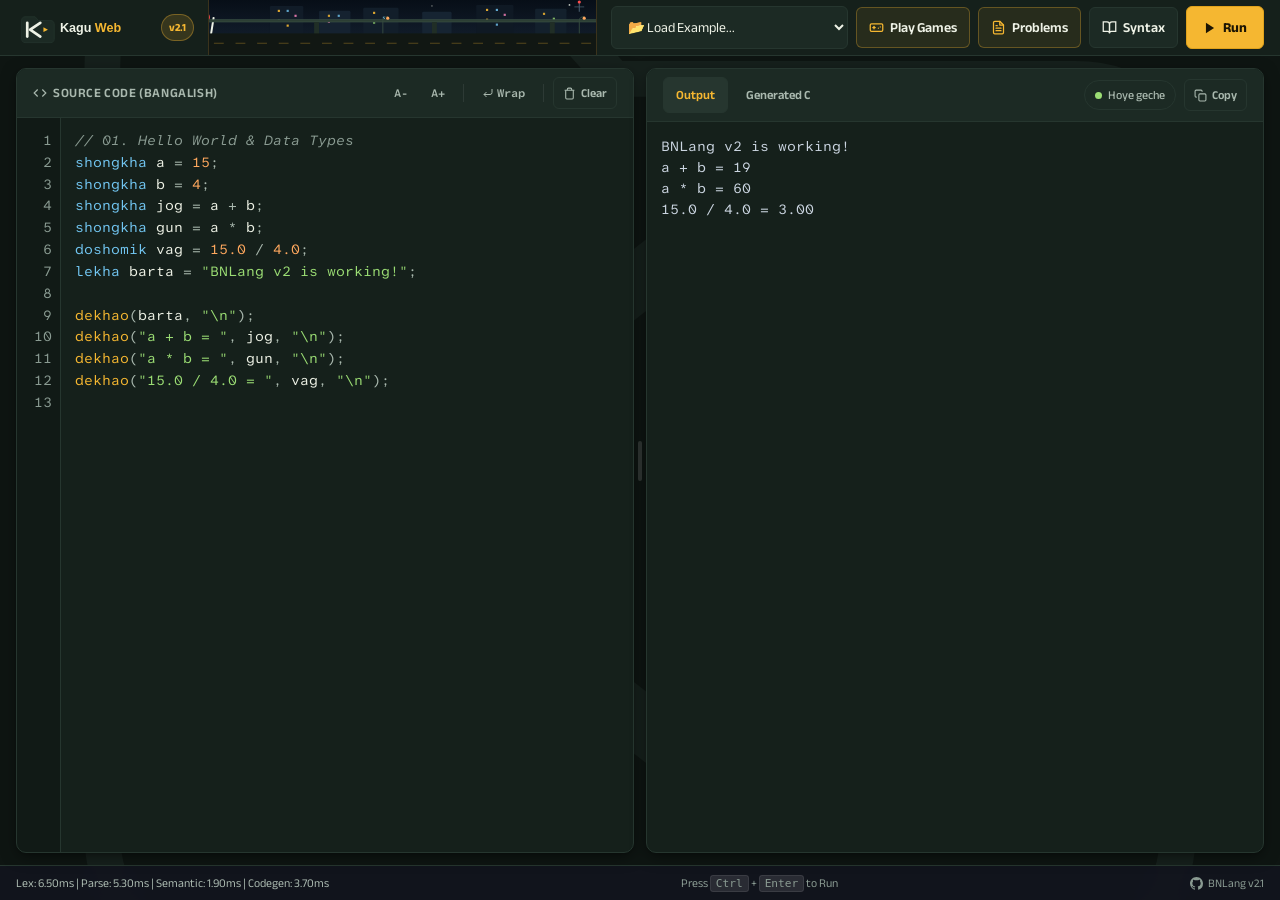
<file: ide.html>
<!DOCTYPE html>
<html lang="en">
<head>
    <meta charset="UTF-8">
    <meta name="viewport" content="width=device-width, initial-scale=1.0">
    <title>Kagu Web — Modern Bangalish (BNLang v2) IDE &amp; C Transpiler</title>
    
    <!-- Primary Meta Tags & SEO -->
    <meta name="description" content="Kagu is a high-performance in-browser IDE, C transpiler, and tree-walking interpreter for BNLang (Bangalish). Write, execute, and transpile code with real-time tooling.">
    <meta name="keywords" content="BNLang, BNLang IDE, Kagu Web, Bangalish programming language, Bengali programming, C transpiler, in-browser compiler, WebAssembly IDE, AST interpreter, online compiler, Bangladesh CSE tooling">
    <meta name="author" content="Ibrahim (ibra-cium)">
    <meta name="publisher" content="Kagu Project">
    <meta name="robots" content="index, follow, max-snippet:-1, max-image-preview:large, max-video-preview:-1">
    <meta name="googlebot" content="index, follow, max-snippet:-1, max-image-preview:large">
    <link rel="canonical" href="https://kagu-web-one.vercel.app/">
    <link rel="alternate" hreflang="x-default" href="https://kagu-web-one.vercel.app/">
    <meta name="google-site-verification" content="googlef6edbada359eb7ae">

    <!-- Open Graph / Facebook / Discord / LinkedIn -->
    <meta property="og:type" content="website">
    <meta property="og:url" content="https://kagu-web-one.vercel.app/">
    <meta property="og:site_name" content="Kagu Web">
    <meta property="og:title" content="Kagu Web — Modern Bangalish (BNLang v2) IDE &amp; C Transpiler">
    <meta property="og:description" content="Write, run, and transpile BNLang (Bangalish) directly in your browser with real-time compilation, interactive standard input, and C code inspection.">
    <meta property="og:image" content="https://kagu-web-one.vercel.app/assets/og-image.jpg">
    <meta property="og:image:width" content="1200">
    <meta property="og:image:height" content="675">
    <meta property="og:image:alt" content="Kagu Web IDE — Modern Bangalish Programming Language Studio">
    <meta property="og:locale" content="en_US">

    <!-- Twitter Card -->
    <meta name="twitter:card" content="summary_large_image">
    <meta name="twitter:title" content="Kagu Web — Modern Bangalish (BNLang v2) IDE &amp; C Transpiler">
    <meta name="twitter:description" content="Write, run, and transpile BNLang (Bangalish) directly in your browser with real-time compilation, interactive standard input, and C code inspection.">
    <meta name="twitter:image" content="https://kagu-web-one.vercel.app/assets/og-image.jpg">
    <meta name="twitter:creator" content="@ibra_cium">

    <!-- Browser Theme & PWA -->
    <meta name="theme-color" content="#0e1512">
    <meta name="color-scheme" content="dark">
    <meta name="mobile-web-app-capable" content="yes">
    <meta name="apple-mobile-web-app-capable" content="yes">
    <meta name="apple-mobile-web-app-status-bar-style" content="black-translucent">
    <meta name="apple-mobile-web-app-title" content="Kagu IDE">
    <link rel="manifest" href="manifest.json">

    <!-- Favicon & Touch Icons (Google SERP, PWA, Apple) -->
    <link rel="icon" href="favicon.ico" sizes="any">
    <link rel="icon" type="image/svg+xml" href="assets/favicon.svg">
    <link rel="icon" type="image/png" sizes="48x48" href="assets/favicon-48x48.png">
    <link rel="icon" type="image/png" sizes="96x96" href="assets/favicon-96x96.png">
    <link rel="icon" type="image/png" sizes="192x192" href="assets/favicon-192x192.png">
    <link rel="apple-touch-icon" sizes="180x180" href="assets/apple-touch-icon.png">
    <link rel="shortcut icon" href="favicon.ico">
    <meta name="thumbnail" content="https://kagu-web-one.vercel.app/assets/og-image.jpg">
    <link rel="stylesheet" href="style.css">
    <link rel="preconnect" href="https://fonts.googleapis.com">
    <link rel="preconnect" href="https://fonts.gstatic.com" crossorigin>
    <link href="https://fonts.googleapis.com/css2?family=Anek+Bangla:wght@400;500;600;700&family=Atkinson+Hyperlegible+Mono:wght@400;700&display=swap" rel="stylesheet">

    <!-- Schema.org JSON-LD Structured Data for Google Rich Results & Google AI Overview -->
    <script type="application/ld+json">
    {
      "@context": "https://schema.org",
      "@graph": [
        {
          "@type": "WebSite",
          "@id": "https://kagu-web-one.vercel.app/#website",
          "name": "Kagu Web",
          "alternateName": ["Kagu IDE", "BNLang IDE", "BNLang Web"],
          "url": "https://kagu-web-one.vercel.app/"
        },
        {
          "@type": "WebApplication",
          "@id": "https://kagu-web-one.vercel.app/#webapp",
          "name": "Kagu Web",
          "alternateName": ["Kagu IDE", "BNLang Web IDE", "Bangalish Compiler"],
          "url": "https://kagu-web-one.vercel.app/",
          "description": "A high-performance in-browser IDE, C transpiler, and tree-walking interpreter for BNLang (Bangalish programming language). Features real-time AST analysis, interactive stdin/stdout, instant syntax highlighting, and zero-dependency Emscripten execution.",
          "applicationCategory": "DeveloperApplication",
          "operatingSystem": "Any (Web Browser)",
          "browserRequirements": "Requires JavaScript. Requires HTML5.",
          "softwareVersion": "2.1.0",
          "inLanguage": ["en", "bn"],
          "offers": {
            "@type": "Offer",
            "price": "0",
            "priceCurrency": "USD"
          },
          "author": {
            "@type": "Person",
            "name": "Ibrahim",
            "url": "https://github.com/ibra-cium"
          },
          "featureList": [
            "In-browser BNLang v2 compilation and execution",
            "Real-time C transpiler output and inspector",
            "Interactive standard input (nao) terminal console",
            "Bangalish keyword auto-complete and lexical syntax highlighting",
            "Support for integers (shongkha), floats (doshomik), strings (lekha), chars (okkhor), arrays (sorbochho), and pointers (erthikana/erman)",
            "Responsive layout with split panels and mobile segmented views"
          ]
        },
        {
          "@type": "SoftwareSourceCode",
          "@id": "https://kagu-web-one.vercel.app/#sourcecode",
          "name": "BNLang & Kagu Web",
          "codeRepository": "https://github.com/ibra-cium/kagu-web",
          "programmingLanguage": ["C", "JavaScript", "Bangalish"],
          "author": {
            "@type": "Person",
            "name": "Ibrahim",
            "url": "https://github.com/ibra-cium"
          }
        }
      ]
    }
    </script>
</head> 
<body>
    <!-- Top Header -->
    <header>
        <div class="brand">
            <h1 class="brand-title">
                <a href="/" class="brand-logo" aria-label="Kagu Web — Modern Bangalish (BNLang v2) IDE &amp; C Transpiler">
                    <img src="assets/logo.svg" alt="Kagu Web — BNLang IDE &amp; C Transpiler" class="brand-logo-img" height="36">
                    <span class="sr-only">Kagu Web — Modern Bangalish (BNLang v2) IDE &amp; C Transpiler</span>
                </a>
            </h1>
            <span class="badge-version" title="BNLang Version 2.1">v2.1</span>
        </div>
        <!-- Full-Width, Full-Height Animated Dhaka Cityscape (ঢাকা শহর ও মেট্রোরেল লুপ) -->
        <div class="dhaka-city-bar" id="dhaka-city-bar" role="img" aria-label="Dhaka City Scene with Metro Rail and Traffic Loop">
            <svg class="city-svg" viewBox="0 0 1000 56" preserveAspectRatio="xMidYMid slice" xmlns="http://www.w3.org/2000/svg">
                <defs>
                    <!-- Dhaka Night Sky Gradient -->
                    <linearGradient id="dhakaSkyGrad" x1="0%" y1="0%" x2="0%" y2="100%">
                        <stop offset="0%" stop-color="#070e17" />
                        <stop offset="50%" stop-color="#0f1926" />
                        <stop offset="100%" stop-color="#14212c" />
                    </linearGradient>
                </defs>

                <!-- 1. Background Night Sky -->
                <rect x="0" y="0" width="1000" height="56" fill="url(#dhakaSkyGrad)" />

                <!-- Night Sky Stars -->
                <g class="city-stars">
                    <circle cx="35" cy="5" r="0.7" fill="#eef2e6" opacity="0.6" class="star star-1" />
                    <circle cx="110" cy="7" r="0.8" fill="#eef2e6" opacity="0.7" class="star star-2" />
                    <circle cx="280" cy="4" r="0.6" fill="#eef2e6" opacity="0.5" class="star star-3" />
                    <circle cx="380" cy="8" r="0.8" fill="#eef2e6" opacity="0.7" class="star star-1" />
                    <circle cx="530" cy="6" r="0.7" fill="#eef2e6" opacity="0.6" class="star star-2" />
                    <circle cx="670" cy="5" r="0.9" fill="#eef2e6" opacity="0.8" class="star star-1" />
                    <circle cx="890" cy="7" r="0.6" fill="#eef2e6" opacity="0.5" class="star star-3" />
                    <circle cx="960" cy="4" r="0.8" fill="#eef2e6" opacity="0.7" class="star star-2" />
                </g>

                <!-- 2. Dhaka Architectural Skyline (Landmarks & Towers) -->
                <g class="city-skyline">
                    <!-- Distant high-rise silhouettes -->
                    <rect x="15" y="13" width="28" height="22" rx="1.5" fill="#131d2a" />
                    <rect x="50" y="8" width="32" height="27" rx="1.5" fill="#101824" />
                    
                    <!-- Louis Kahn's Jatiya Sangsad Bhaban (জাতীয় সংসদ ভবন) -->
                    <g class="sangsad-bhaban" transform="translate(130, 11)">
                        <path d="M 0,6 L 12,1 L 52,1 L 64,6 L 64,24 L 0,24 Z" fill="#1d2b24" stroke="#2a3d34" stroke-width="0.8" />
                        <!-- Kahn Iconic Cutouts -->
                        <circle cx="32" cy="9.5" r="3.5" fill="#080f17" />
                        <polygon points="12,11 18,19 6,19" fill="#080f17" />
                        <polygon points="52,11 58,19 46,19" fill="#080f17" />
                    </g>

                    <!-- City Towers Middle Cluster -->
                    <rect x="225" y="10" width="30" height="25" rx="1.5" fill="#141f2d" />
                    
                    <!-- Central Shahid Minar (শহীদ মিনার) -->
                    <g class="shahid-minar" transform="translate(290, 12)">
                        <!-- Red Sun Disc -->
                        <circle cx="9" cy="5.5" r="5" fill="#ff4d4d" opacity="0.9" />
                        <!-- Central Marble Column -->
                        <rect x="7.8" y="0" width="2.5" height="23" fill="#eef2e6" rx="0.5" />
                        <!-- Left and Right Flanking Columns -->
                        <rect x="2" y="5" width="2" height="18" fill="#eef2e6" rx="0.4" transform="rotate(-9 2 23)" />
                        <rect x="14" y="5" width="2" height="18" fill="#eef2e6" rx="0.4" transform="rotate(9 14 23)" />
                    </g>

                    <!-- Downtown Towers & Corporate Buildings -->
                    <rect x="365" y="6" width="34" height="29" rx="1.5" fill="#111c28" />
                    <rect x="415" y="11" width="32" height="24" rx="1.5" fill="#152230" />
                    <rect x="460" y="8" width="36" height="27" rx="1.5" fill="#121e2a" />
                    <rect x="520" y="12" width="30" height="23" rx="1.5" fill="#162432" />
                    <rect x="575" y="5" width="38" height="30" rx="1.5" fill="#0f1924" />
                    <rect x="635" y="9" width="32" height="26" rx="1.5" fill="#13202c" />

                    <!-- Telecom Tower & Aircraft Beacon -->
                    <line x1="680" y1="2" x2="680" y2="12" stroke="#485c6c" stroke-width="1.1" />
                    <line x1="675" y1="7" x2="685" y2="7" stroke="#485c6c" stroke-width="0.8" />
                    <circle cx="680" cy="2" r="1.6" fill="#ff4d4d" class="antenna-beacon" />

                    <!-- Towers on East End -->
                    <rect x="915" y="8" width="32" height="27" rx="1.5" fill="#131e2b" />
                    <rect x="955" y="12" width="35" height="23" rx="1.5" fill="#162331" />

                    <!-- Lit Window Grids in Skyscrapers -->
                    <g class="tower-windows">
                        <!-- Tower 1 -->
                        <rect x="22" y="16" width="2.2" height="2.2" fill="#f5b731" opacity="0.85" />
                        <rect x="28" y="16" width="2.2" height="2.2" fill="#72c6f2" opacity="0.8" />
                        <rect x="34" y="21" width="2.2" height="2.2" fill="#f5b731" opacity="0.9" />
                        <!-- Tower 2 -->
                        <rect x="58" y="12" width="2.2" height="2.2" fill="#f5b731" opacity="0.9" />
                        <rect x="66" y="12" width="2.2" height="2.2" fill="#72c6f2" opacity="0.8" />
                        <rect x="58" y="18" width="2.2" height="2.2" fill="#ff85bf" opacity="0.8" />
                        <rect x="66" y="23" width="2.2" height="2.2" fill="#f5b731" opacity="0.85" />
                        <!-- Tower 3 -->
                        <rect x="232" y="14" width="2.2" height="2.2" fill="#72c6f2" opacity="0.85" />
                        <rect x="240" y="19" width="2.2" height="2.2" fill="#f5b731" opacity="0.9" />
                        <!-- Tower 4 (Downtown) -->
                        <rect x="373" y="10" width="2.2" height="2.2" fill="#f5b731" opacity="0.9" />
                        <rect x="382" y="10" width="2.2" height="2.2" fill="#72c6f2" opacity="0.8" />
                        <rect x="390" y="15" width="2.2" height="2.2" fill="#ff85bf" opacity="0.85" />
                        <rect x="373" y="20" width="2.2" height="2.2" fill="#9bdd74" opacity="0.75" />
                        <rect x="382" y="25" width="2.2" height="2.2" fill="#f5b731" opacity="0.9" />
                        <!-- Tower 5 -->
                        <rect x="424" y="15" width="2.2" height="2.2" fill="#f5b731" opacity="0.85" />
                        <rect x="434" y="15" width="2.2" height="2.2" fill="#72c6f2" opacity="0.8" />
                        <rect x="424" y="21" width="2.2" height="2.2" fill="#ff85bf" opacity="0.8" />
                        <!-- Tower 6 -->
                        <rect x="470" y="12" width="2.2" height="2.2" fill="#f5b731" opacity="0.9" />
                        <rect x="480" y="17" width="2.2" height="2.2" fill="#72c6f2" opacity="0.8" />
                        <rect x="470" y="22" width="2.2" height="2.2" fill="#9bdd74" opacity="0.75" />
                        <!-- Tower 7 (Tall) -->
                        <rect x="585" y="9" width="2.2" height="2.2" fill="#f5b731" opacity="0.9" />
                        <rect x="595" y="9" width="2.2" height="2.2" fill="#72c6f2" opacity="0.85" />
                        <rect x="603" y="14" width="2.2" height="2.2" fill="#ff85bf" opacity="0.8" />
                        <rect x="585" y="19" width="2.2" height="2.2" fill="#f5b731" opacity="0.85" />
                        <rect x="595" y="24" width="2.2" height="2.2" fill="#72c6f2" opacity="0.8" />
                        <!-- Tower 8 -->
                        <rect x="643" y="13" width="2.2" height="2.2" fill="#f5b731" opacity="0.85" />
                        <rect x="653" y="18" width="2.2" height="2.2" fill="#9bdd74" opacity="0.8" />
                        <!-- Tower 9 -->
                        <rect x="925" y="12" width="2.2" height="2.2" fill="#f5b731" opacity="0.9" />
                        <rect x="935" y="17" width="2.2" height="2.2" fill="#72c6f2" opacity="0.8" />
                    </g>
                </g>

                <!-- 3. Elevated Metro Rail Viaduct & Station Structure -->
                <!-- Viaduct Concrete Track running at y=20 across the entire city -->
                <g class="metro-viaduct">
                    <rect x="0" y="20" width="1000" height="2.4" fill="#2c3e34" stroke="#3b5246" stroke-width="0.6" />
                    <!-- Concrete Support Pillars -->
                    <rect x="50" y="22.4" width="5" height="12.6" fill="#202e26" />
                    <rect x="170" y="22.4" width="5" height="12.6" fill="#202e26" />
                    <rect x="290" y="22.4" width="5" height="12.6" fill="#202e26" />
                    <rect x="410" y="22.4" width="5" height="12.6" fill="#202e26" />
                    <rect x="530" y="22.4" width="5" height="12.6" fill="#202e26" />
                    <rect x="650" y="22.4" width="5" height="12.6" fill="#202e26" />
                    <rect x="760" y="22.4" width="5" height="12.6" fill="#202e26" />
                    <rect x="880" y="22.4" width="5" height="12.6" fill="#202e26" />
                </g>

                <!-- Modern Dhaka Metro Station (মেট্রোরেল স্টেশন) at x=740 to 860 -->
                <g class="metro-station" transform="translate(730, 0)">
                    <!-- Station Roof Canopy with Rickshaw Yellow Accent Border -->
                    <path d="M 0,16 Q 60,8 120,16 L 115,19 L 5,19 Z" fill="#22362b" stroke="#f5b731" stroke-width="0.8" />
                    
                    <!-- Illuminated Metro Station Sign -->
                    <rect x="25" y="11" width="70" height="5.5" rx="1.5" fill="#0d1b14" stroke="#f5b731" stroke-width="0.7" />
                    <text x="60" y="15" font-size="3.8" fill="#f5b731" font-family="'Anek Bangla', system-ui, sans-serif" font-weight="700" text-anchor="middle" letter-spacing="0.5">মেট্রোরেল স্টেশন</text>
                    
                    <!-- Station Platform & Screen Doors -->
                    <rect x="2" y="19" width="116" height="3" fill="#32473c" />
                    <!-- Platform Lighting & Passengers -->
                    <circle cx="20" cy="18" r="1.5" fill="#eef2e6" />
                    <rect x="18.8" y="19.5" width="2.4" height="2.5" fill="#101a14" />
                    <circle cx="45" cy="18" r="1.5" fill="#eef2e6" />
                    <circle cx="70" cy="18" r="1.5" fill="#eef2e6" />
                    <circle cx="95" cy="18" r="1.5" fill="#eef2e6" />
                    
                    <!-- Platform Accent LEDs -->
                    <line x1="2" y1="22" x2="118" y2="22" stroke="#f5b731" stroke-width="0.5" stroke-opacity="0.8" />
                </g>

                <!-- 4. The Reversing Loop Dhaka Metro Train (MRT Line 6) -->
                <g class="metro-train-track">
                    <g class="metro-train-loop" id="metro-train-loop">


                        <!-- Car 1 (East Lead Cab - Aerodynamic Nose) -->
                        <path d="M 0,17.5 C -1.5,16 -4,15 -8,15 L -36,15 L -36,20 L -1,20 Z" fill="#eef2e6" stroke="#006a4e" stroke-width="0.6" />
                        <!-- Green Base & Red Livery Line -->
                        <rect x="-36" y="17.8" width="34" height="2.2" fill="#006a4e" />
                        <line x1="-36" y1="17.8" x2="-2" y2="17.8" stroke="#f42a41" stroke-width="0.6" />
                        <!-- Driver Cab Window & Passenger Windows -->
                        <polygon points="-1,17 -5,16 -9,16 -9,17" fill="#081018" />
                        <rect x="-18" y="15.8" width="6" height="1.6" rx="0.4" fill="#f5b731" />
                        <rect x="-28" y="15.8" width="6" height="1.6" rx="0.4" fill="#f5b731" />
                        <!-- East Headlight Bulb -->
                        <circle cx="-1" cy="17.5" r="0.9" fill="#ffffff" />

                        <!-- Car 2 (Middle Passenger Coach) -->
                        <rect x="-38" y="15.6" width="2" height="4" fill="#202c25" />
                        <rect x="-70" y="15" width="32" height="5" rx="0.6" fill="#eef2e6" stroke="#006a4e" stroke-width="0.6" />
                        <rect x="-70" y="17.8" width="32" height="2.2" fill="#006a4e" />
                        <line x1="-70" y1="17.8" x2="-38" y2="17.8" stroke="#f42a41" stroke-width="0.6" />
                        <rect x="-48" y="15.8" width="6" height="1.6" rx="0.4" fill="#f5b731" />
                        <rect x="-58" y="15.8" width="6" height="1.6" rx="0.4" fill="#f5b731" />
                        <rect x="-67" y="15.8" width="6" height="1.6" rx="0.4" fill="#f5b731" />

                        <!-- Car 3 (West Cab - Aerodynamic Nose for Reversal) -->
                        <rect x="-72" y="15.6" width="2" height="4" fill="#202c25" />
                        <path d="M -108,17.5 C -106.5,16 -104,15 -100,15 L -72,15 L -72,20 L -107,20 Z" fill="#eef2e6" stroke="#006a4e" stroke-width="0.6" />
                        <rect x="-106" y="17.8" width="34" height="2.2" fill="#006a4e" />
                        <line x1="-106" y1="17.8" x2="-72" y2="17.8" stroke="#f42a41" stroke-width="0.6" />
                        <polygon points="-107,17 -103,16 -99,16 -99,17" fill="#081018" />
                        <rect x="-82" y="15.8" width="6" height="1.6" rx="0.4" fill="#f5b731" />
                        <rect x="-92" y="15.8" width="6" height="1.6" rx="0.4" fill="#f5b731" />
                        <!-- West Headlight Bulb -->
                        <circle cx="-107" cy="17.5" r="0.9" fill="#ffffff" />
                    </g>
                </g>

                <!-- 5. Street Level & Highway Boulevard (y=34 to 56) -->
                <rect x="0" y="34" width="1000" height="22" fill="#111713" />
                <!-- Center Dashed Yellow Lane Divider -->
                <line x1="0" y1="44" x2="1000" y2="44" stroke="#f5b731" stroke-opacity="0.3" stroke-dasharray="10 12" stroke-width="1.2" />

                <!-- Gooseneck Street Lamps casting light onto road -->
                <g class="city-streetlamps">
                    <g transform="translate(100, 34)">
                        <path d="M 0,0 L 0,-13 Q 0,-17 5,-17" stroke="#364b3f" stroke-width="1" fill="none" />
                        <circle cx="5" cy="-15.5" r="1.6" fill="#ffa85e" />
                    </g>
                    <g transform="translate(280, 34)">
                        <path d="M 0,0 L 0,-13 Q 0,-17 5,-17" stroke="#364b3f" stroke-width="1" fill="none" />
                        <circle cx="5" cy="-15.5" r="1.6" fill="#ffa85e" />
                    </g>
                    <g transform="translate(480, 34)">
                        <path d="M 0,0 L 0,-13 Q 0,-17 5,-17" stroke="#364b3f" stroke-width="1" fill="none" />
                        <circle cx="5" cy="-15.5" r="1.6" fill="#ffa85e" />
                    </g>
                    <g transform="translate(680, 34)">
                        <path d="M 0,0 L 0,-13 Q 0,-17 5,-17" stroke="#364b3f" stroke-width="1" fill="none" />
                        <circle cx="5" cy="-15.5" r="1.6" fill="#ffa85e" />
                    </g>
                    <g transform="translate(880, 34)">
                        <path d="M 0,0 L 0,-13 Q 0,-17 5,-17" stroke="#364b3f" stroke-width="1" fill="none" />
                        <circle cx="5" cy="-15.5" r="1.6" fill="#ffa85e" />
                    </g>
                </g>

                <!-- ============================================================ -->
                <!-- TWO-WAY TRAFFIC VEHICLES (রিকশা ও সিএনজি)                    -->
                <!-- ============================================================ -->

                <!-- UPPER LANE: WESTBOUND VEHICLES (Moving Right to Left) -->
                <!-- Westbound Green CNG 1 -->
                <g class="traffic-west-cng">
                    <g transform="translate(0, 35)">
                        <path d="M 0,5 L -3,2 L -14,2 L -16,5 L -16,8.5 L 0,8.5 Z" fill="#1b8b54" stroke="#146b40" stroke-width="0.6" />
                        <path d="M -3,2 L -14,2 L -13,0 L -4,0 Z" fill="#1c2520" />
                        <rect x="-10" y="3" width="5" height="2.5" fill="#f5b731" opacity="0.9" />
                        <circle cx="-0.8" cy="5.5" r="0.9" fill="#ffffff" />
                        <circle cx="-3" cy="9" r="1.8" fill="#0b110e" stroke="#60766a" stroke-width="0.6" />
                        <circle cx="-13" cy="9" r="1.8" fill="#0b110e" stroke="#60766a" stroke-width="0.6" />
                    </g>
                </g>

                <!-- Westbound Dhaka Rickshaw 1 -->
                <g class="traffic-west-rickshaw">
                    <g transform="translate(0, 34)">
                        <!-- Rickshaw Hood Facing Left -->
                        <path d="M 14,5 C 17,-1 7,-3 3,0 L 3,5 Z" fill="#ff85bf" stroke="#f5b731" stroke-width="0.7" />
                        <path d="M 13,3 C 11,-1 6,-2 3,1" stroke="#f5b731" stroke-width="0.8" fill="none" />
                        <rect x="14" y="3.5" width="2.4" height="3" fill="#72c6f2" rx="0.3" />
                        <!-- Frame -->
                        <path d="M 10,7 L 2,3 L -4,3 L -7,8" stroke="#f5b731" stroke-width="0.9" fill="none" stroke-linecap="round" />
                        <!-- Rickshaw Puller facing Left -->
                        <circle cx="-3" cy="-2" r="1.8" fill="#eef2e6" />
                        <path d="M -3,0 L 0,4 L 2,8" stroke="#eef2e6" stroke-width="1" fill="none" stroke-linecap="round" />
                        <line x1="-3" y1="2" x2="-6" y2="3.5" stroke="#eef2e6" stroke-width="0.9" stroke-linecap="round" />
                        <!-- Wheels -->
                        <g transform="translate(10, 7)" class="rickshaw-wheel-west">
                            <circle cx="0" cy="0" r="4.2" fill="#131915" stroke="#eef2e6" stroke-width="0.8" />
                            <line x1="-3.8" y1="0" x2="3.8" y2="0" stroke="#f5b731" stroke-width="0.6" />
                            <line x1="0" y1="-3.8" x2="0" y2="3.8" stroke="#f5b731" stroke-width="0.6" />
                            <circle cx="0" cy="0" r="0.9" fill="#f5b731" />
                        </g>
                        <g transform="translate(-7, 8)" class="rickshaw-wheel-west">
                            <circle cx="0" cy="0" r="3.2" fill="#131915" stroke="#eef2e6" stroke-width="0.7" />
                            <line x1="-2.8" y1="0" x2="2.8" y2="0" stroke="#f5b731" stroke-width="0.6" />
                            <line x1="0" y1="-2.8" x2="0" y2="2.8" stroke="#f5b731" stroke-width="0.6" />
                            <circle cx="0" cy="0" r="0.8" fill="#f5b731" />
                        </g>
                    </g>
                </g>

                <!-- LOWER LANE: EASTBOUND VEHICLES (Moving Left to Right) -->
                <!-- Eastbound Colorful Dhaka Rickshaw 2 -->
                <g class="traffic-east-rickshaw">
                    <g transform="translate(0, 43)">
                        <!-- Rickshaw Hood Facing Right -->
                        <path d="M -16,6 C -19,-1 -8,-3 -3,0 L -3,6 Z" fill="#ff85bf" stroke="#f5b731" stroke-width="0.8" />
                        <path d="M -15,4 C -12,-1 -7,-2 -3,1" stroke="#f5b731" stroke-width="0.9" fill="none" />
                        <rect x="-17.5" y="4.5" width="2.8" height="3.5" fill="#72c6f2" rx="0.4" />
                        <!-- Chassis -->
                        <path d="M -12,8 L -2,4 L 5,4 L 9,9" stroke="#f5b731" stroke-width="1.1" fill="none" stroke-linecap="round" />
                        <circle cx="-2" cy="6.5" r="1.3" fill="#36493f" />
                        <!-- Rickshaw Puller facing Right -->
                        <circle cx="4" cy="-2" r="2.2" fill="#eef2e6" />
                        <path d="M 4,0 L 0,5 L -3,9" stroke="#eef2e6" stroke-width="1.2" fill="none" stroke-linecap="round" />
                        <line x1="4" y1="2" x2="8" y2="3.8" stroke="#eef2e6" stroke-width="1.1" stroke-linecap="round" />
                        <line x1="8" y1="3.5" x2="8" y2="7.5" stroke="#f5b731" stroke-width="1.1" stroke-linecap="round" />
                        <!-- Wheels -->
                        <g transform="translate(-12, 8)" class="rickshaw-wheel-east">
                            <circle cx="0" cy="0" r="5" fill="#131915" stroke="#eef2e6" stroke-width="0.9" />
                            <line x1="-4.5" y1="0" x2="4.5" y2="0" stroke="#f5b731" stroke-width="0.7" />
                            <line x1="0" y1="-4.5" x2="0" y2="4.5" stroke="#f5b731" stroke-width="0.7" />
                            <circle cx="0" cy="0" r="1.1" fill="#f5b731" />
                        </g>
                        <g transform="translate(9, 9)" class="rickshaw-wheel-east">
                            <circle cx="0" cy="0" r="3.8" fill="#131915" stroke="#eef2e6" stroke-width="0.8" />
                            <line x1="-3.4" y1="0" x2="3.4" y2="0" stroke="#f5b731" stroke-width="0.7" />
                            <line x1="0" y1="-3.4" x2="0" y2="3.4" stroke="#f5b731" stroke-width="0.7" />
                            <circle cx="0" cy="0" r="0.9" fill="#f5b731" />
                        </g>
                    </g>
                </g>

                <!-- Eastbound Green CNG 2 -->
                <g class="traffic-east-cng">
                    <g transform="translate(0, 44)">
                        <path d="M 0,5 L -4,2 L -16,2 L -18,5 L -18,9 L 0,9 Z" fill="#1b8b54" stroke="#146b40" stroke-width="0.7" />
                        <path d="M -4,2 L -16,2 L -15,-0.5 L -5,-0.5 Z" fill="#1c2520" />
                        <rect x="-11" y="3" width="6" height="3" fill="#f5b731" opacity="0.9" />
                        <circle cx="-0.8" cy="5.5" r="1" fill="#ffffff" />
                        <circle cx="-3.5" cy="9.5" r="2" fill="#0b110e" stroke="#60766a" stroke-width="0.7" />
                        <circle cx="-14.5" cy="9.5" r="2" fill="#0b110e" stroke="#60766a" stroke-width="0.7" />
                    </g>
                </g>
            </svg>
        </div>

        <div class="controls">
            <select id="sel" aria-label="Load Example">
                <option value="">📂 Load Example...</option>
                <optgroup label="Basics & Variables">
                    <option value="hello">01. Hello World & Types</option>
                    <option value="compound">02. Compound Ops & Loops</option>
                    <option value="logic">03. Logic (ebong, tasara, ulto)</option>
                </optgroup>
                <optgroup label="Arrays & Characters">
                    <option value="array_bubble">04. Arrays & Bubble Sort</option>
                    <option value="array_func">05. Arrays in Functions</option>
                    <option value="caesar">06. Caesar Cipher (okkhor)</option>
                </optgroup>
                <optgroup label="Pointers & References">
                    <option value="pointer_swap">07. Pointer Swap (bodlao)</option>
                    <option value="pointer_minmax">08. Min/Max Finder (boro_choto)</option>
                </optgroup>
                <optgroup label="Functions & I/O">
                    <option value="recursion">09. Recursion (Factorial)</option>
                    <option value="input">10. Interactive Input (nao)</option>
                    <option value="average">11. Marks Average (.ghor)</option>
                </optgroup>
            </select>
            <a href="https://game-hub-azure-iota.vercel.app/" target="_blank" rel="noopener noreferrer" id="btn-games" class="btn-game" title="Play Games">
                <svg width="15" height="15" viewBox="0 0 24 24" fill="none" stroke="currentColor" stroke-width="2" stroke-linecap="round" stroke-linejoin="round">
                    <line x1="6" y1="12" x2="10" y2="12"></line>
                    <line x1="8" y1="10" x2="8" y2="14"></line>
                    <line x1="15" y1="13" x2="15.01" y2="13"></line>
                    <line x1="18" y1="11" x2="18.01" y2="11"></line>
                    <rect x="2" y="6" width="20" height="12" rx="2"></rect>
                </svg>
                <span>Play Games</span>
            </a>
            <a href="problems.html" id="btn-problems" class="btn-game" title="Online Judge Problems">
                <svg width="15" height="15" viewBox="0 0 24 24" fill="none" stroke="currentColor" stroke-width="2" stroke-linecap="round" stroke-linejoin="round">
                    <path d="M14 2H6a2 2 0 0 0-2 2v16a2 2 0 0 0 2 2h12a2 2 0 0 0 2-2V8z"></path>
                    <polyline points="14 2 14 8 20 8"></polyline>
                    <line x1="16" y1="13" x2="8" y2="13"></line>
                    <line x1="16" y1="17" x2="8" y2="17"></line>
                    <polyline points="10 9 9 9 8 9"></polyline>
                </svg>
                <span>Problems</span>
            </a>
            <button id="btn-cheat" class="btn-secondary" title="View Language Cheatsheet">
                <svg width="15" height="15" viewBox="0 0 24 24" fill="none" stroke="currentColor" stroke-width="2"><path d="M2 3h6a4 4 0 0 1 4 4v14a3 3 0 0 0-3-3H2z"></path><path d="M22 3h-6a4 4 0 0 0-4 4v14a3 3 0 0 1 3-3h7z"></path></svg>
                <span>Syntax</span>
            </button>
            <button id="run" class="btn-primary" title="Run Program (Ctrl+Enter)">
                <svg width="14" height="14" viewBox="0 0 24 24" fill="currentColor"><polygon points="5 3 19 12 5 21 5 3"></polygon></svg>
                <span>Run</span>
            </button>
        </div>
    </header>

    <!-- Semantic Overview for Search Engine Crawlers & Accessibility -->
    <section class="sr-only" aria-label="About Kagu Web IDE">
        <h2>Modern Bangalish (BNLang v2) Web IDE &amp; C Transpiler</h2>
        <p>
            Kagu Web is an advanced in-browser IDE, C transpiler, and tree-walking interpreter for BNLang (Bangalish programming language). Designed for modern developers, language designers, and students, Kagu enables instant writing, debugging, interpreting, and compiling of Bangalish source code directly inside web browsers with zero backend dependencies.
        </p>
        <h2>Key Capabilities &amp; Architecture</h2>
        <ul>
            <li><strong>Zero-Backend Client-Side Execution:</strong> Runs pure JavaScript and WebAssembly Emscripten builds with 0 external server overhead.</li>
            <li><strong>Real-Time C Transpiler &amp; AST Inspector:</strong> View generated C code and execution output side-by-side in real time.</li>
            <li><strong>Interactive Stdin Console:</strong> Full terminal input handling supporting <code>nao()</code> interactive prompts.</li>
            <li><strong>Rich Bangalish Language Grammar:</strong> Full native support for types (<code>shongkha</code>, <code>doshomik</code>, <code>lekha</code>, <code>okkhor</code>), control flow (<code>jodi</code>, <code>nahole</code>, <code>jotokkhon</code>, <code>chalao</code>), compound operations, logic words (<code>ebong</code>, <code>tasara</code>, <code>ulto</code>), arrays (<code>sorbochho</code>), and pointers (<code>erthikana</code>, <code>erman</code>).</li>
            <li><strong>Modern Developer Ergonomics:</strong> Real-time syntax highlighting, intelligent autocompletion, responsive split workspaces, and mobile-optimized layouts.</li>
        </ul>
    </section>

    <!-- Mobile Segmented View Controller -->
    <div class="mobile-nav-segmented">
        <button id="seg-editor" class="segment-btn active">
            <svg width="14" height="14" viewBox="0 0 24 24" fill="none" stroke="currentColor" stroke-width="2"><polyline points="16 18 22 12 16 6"></polyline><polyline points="8 6 2 12 8 18"></polyline></svg>
            <span>Source Editor</span>
        </button>
        <button id="seg-output" class="segment-btn">
            <svg width="14" height="14" viewBox="0 0 24 24" fill="none" stroke="currentColor" stroke-width="2"><line x1="18" y1="20" x2="18" y2="10"></line><line x1="12" y1="20" x2="12" y2="4"></line><line x1="6" y1="20" x2="6" y2="14"></line></svg>
            <span>Output &amp; C</span>
        </button>
    </div>

    <!-- Main Workspace -->
    <main>
        <!-- Panel 1: Source Editor -->
        <div id="panel-editor" class="panel mobile-active">
            <div class="panel-header">
                <span class="panel-title">
                    <svg width="14" height="14" viewBox="0 0 24 24" fill="none" stroke="currentColor" stroke-width="2"><polyline points="16 18 22 12 16 6"></polyline><polyline points="8 6 2 12 8 18"></polyline></svg>
                    <span>Source Code (Bangalish)</span>
                </span>
                <div class="editor-toolbar">
                    <button id="btn-font-down" class="toolbar-btn" title="Decrease font size (A-)">A-</button>
                    <button id="btn-font-up" class="toolbar-btn" title="Increase font size (A+)">A+</button>
                    <div class="toolbar-sep"></div>
                    <button id="btn-wrap" class="toolbar-btn" title="Toggle word wrap">
                        <svg width="12" height="12" viewBox="0 0 24 24" fill="none" stroke="currentColor" stroke-width="2"><polyline points="9 10 4 15 9 20"></polyline><path d="M20 4v7a4 4 0 0 1-4 4H4"></path></svg>
                        <span>Wrap</span>
                    </button>
                    <div class="toolbar-sep"></div>
                    <button id="btn-clear-src" class="icon-btn" title="Clear Editor">
                        <svg width="13" height="13" viewBox="0 0 24 24" fill="none" stroke="currentColor" stroke-width="2"><polyline points="3 6 5 6 21 6"></polyline><path d="M19 6v14a2 2 0 0 1-2 2H7a2 2 0 0 1-2-2V6m3 0V4a2 2 0 0 1 2-2h4a2 2 0 0 1 2 2v2"></path></svg>
                        <span>Clear</span>
                    </button>
                </div>
            </div>

            <!-- Mobile Symbol Helper Bar -->
            <div class="mobile-symbols-bar" id="mobile-symbols-bar" aria-label="Symbol Quick Bar">
                <button type="button" class="sym-btn" data-insert="{">{</button>
                <button type="button" class="sym-btn" data-insert="}">}</button>
                <button type="button" class="sym-btn" data-insert="(">(</button>
                <button type="button" class="sym-btn" data-insert=")">)</button>
                <button type="button" class="sym-btn" data-insert=";">;</button>
                <button type="button" class="sym-btn" data-insert='"'>"</button>
                <button type="button" class="sym-btn" data-insert="'">'</button>
                <button type="button" class="sym-btn" data-insert="=">=</button>
                <button type="button" class="sym-btn" data-insert="+">+</button>
                <button type="button" class="sym-btn" data-insert="-">-</button>
                <button type="button" class="sym-btn" data-insert="<">&lt;</button>
                <button type="button" class="sym-btn" data-insert=">">&gt;</button>
                <button type="button" class="sym-btn" data-insert="[">[</button>
                <button type="button" class="sym-btn" data-insert="]">]</button>
                <button type="button" class="sym-btn" data-insert="    ">Tab</button>
            </div>

            <div class="panel-body">
                <div class="editor-container" id="editor-container">
                    <div id="line-numbers" class="line-numbers">1</div>
                    <div class="editor-scroll-wrapper">
                        <pre id="highlight-layer" aria-hidden="true"><code></code></pre>
                        <textarea id="src" spellcheck="false" placeholder="// Write your BNLang code here..."></textarea>
                        <div id="autocomplete-dropdown" class="autocomplete-dropdown" role="listbox" aria-label="Completions"></div>
                    </div>
                </div>
            </div>
        </div>

        <!-- Resizable Panel Divider -->
        <div class="panel-divider" id="panel-divider"></div>

        <!-- Panel 2: Output & Inspector -->
        <div id="panel-output" class="panel">
            <div class="panel-header">
                <div class="tabs">
                    <button class="tab-btn active" data-tab="tab-out">Output</button>
                    <button class="tab-btn" data-tab="tab-c">Generated C</button>
                </div>
                <div style="display: flex; align-items: center; gap: 8px;">
                    <span id="status-pill" class="status-pill">
                        <span id="status-dot" class="status-dot"></span>
                        <span id="status-text">Ready</span>
                    </span>
                    <button id="btn-copy" class="icon-btn" title="Copy to clipboard">
                        <svg width="13" height="13" viewBox="0 0 24 24" fill="none" stroke="currentColor" stroke-width="2"><rect x="9" y="9" width="13" height="13" rx="2" ry="2"></rect><path d="M5 15H4a2 2 0 0 1-2-2V4a2 2 0 0 1 2-2h9a2 2 0 0 1 2 2v1"></path></svg>
                        <span id="copy-label">Copy</span>
                    </button>
                </div>
            </div>
            <div class="panel-body">
                <pre id="tab-out" class="code-view active" data-placeholder="▶ Run your code to see output here..."></pre>
                <pre id="tab-c" class="code-view" data-placeholder="Generated C code will appear here after compilation..."></pre>
            </div>
        </div>
    </main>

    <!-- Error container -->
    <div id="err"></div>

    <!-- Timing & Shortcut Bar -->
    <footer class="timing-bar">
        <span id="timing-stats">Status: Ready</span>
        <span class="shortcut-hint">Press <kbd>Ctrl</kbd> + <kbd>Enter</kbd> to Run</span>
        <div class="footer-links">
            <a href="https://github.com/ibra-cium/kagu-web" target="_blank" rel="noopener noreferrer" class="footer-link" title="Kagu Web on GitHub">
                <svg width="13" height="13" viewBox="0 0 24 24" fill="currentColor"><path d="M12 0C5.37 0 0 5.37 0 12c0 5.31 3.435 9.795 8.205 11.385.6.105.825-.255.825-.57 0-.285-.015-1.23-.015-2.235-3.015.555-3.795-.735-4.035-1.41-.135-.345-.72-1.41-1.23-1.695-.42-.225-1.02-.78-.015-.795.945-.015 1.62.87 1.845 1.23 1.08 1.815 2.805 1.305 3.495.99.105-.78.42-1.305.765-1.605-2.67-.3-5.46-1.335-5.46-5.925 0-1.305.465-2.385 1.23-3.225-.12-.3-.54-1.53.12-3.18 0 0 1.005-.315 3.3 1.23.96-.27 1.98-.405 3-.405s2.04.135 3 .405c2.295-1.56 3.3-1.23 3.3-1.23.66 1.65.24 2.88.12 3.18.765.84 1.23 1.905 1.23 3.225 0 4.605-2.805 5.625-5.475 5.925.435.375.81 1.095.81 2.22 0 1.605-.015 2.895-.015 3.3 0 .315.225.69.825.57A12.02 12.02 0 0024 12c0-6.63-5.37-12-12-12z"/></svg>
                <span>BNLang v2.1</span>
            </a>
        </div>
    </footer>

    <!-- Syntax Cheatsheet Modal -->
    <div id="modal-cheat" class="modal-backdrop" aria-hidden="true" role="dialog" aria-labelledby="cheat-modal-title">
        <div class="modal-content">
            <div class="modal-header">
                <h2 id="cheat-modal-title">
                    <svg width="18" height="18" viewBox="0 0 24 24" fill="none" stroke="currentColor" stroke-width="2"><path d="M4 19.5A2.5 2.5 0 0 1 6.5 17H20"></path><path d="M6.5 2H20v20H6.5A2.5 2.5 0 0 1 4 19.5v-15A2.5 2.5 0 0 1 6.5 2z"></path></svg>
                    BNLang v2 Syntax Quick Reference
                </h2>
                <button id="modal-close" class="close-btn" aria-label="Close">&times;</button>
            </div>
            <div class="modal-body">
                <div class="sheet-grid">
                    <div class="sheet-card">
                        <h3>Types &amp; Variables</h3>
                        <code>shongkha x = 10; // int</code>
                        <code>doshomik pi = 3.14; // float</code>
                        <code>lekha name = "Rafi"; // string</code>
                        <code>okkhor c = 'A'; // char</code>
                        <p style="font-size:0.8rem; color:#94a3b8; margin-top:6px; line-height:1.3;">Use <code>lekha</code> for text strings and <code>okkhor</code> for single characters.</p>
                    </div>
                    <div class="sheet-card">
                        <h3>Arrays</h3>
                        <code>shongkha t sorbochho(5);</code>
                        <code>shongkha t sorbochho(3) = {1, 2, 3};</code>
                        <code>t[0] = 99;</code>
                        <code>dekhao(t[0]);</code>
                    </div>
                    <div class="sheet-card">
                        <h3>Pointers &amp; References</h3>
                        <code>shongkha pointer p = x.erthikana(); // &amp;x</code>
                        <code>dekhao(p.erman()); // *p</code>
                        <code>p.erman() = 25; // *p = 25</code>
                        <code>shongkha pointer q = faka; // NULL</code>
                    </div>
                    <div class="sheet-card">
                        <h3>Operators</h3>
                        <code>x += 5; x -= 1; x *= 2; x /= 2; x %= 3;</code>
                        <code>i++; i--;</code>
                        <code>ebong (&&), tasara (||), ulto (!)</code>
                    </div>
                    <div class="sheet-card">
                        <h3>Control Flow</h3>
                        <code>jodi (a &gt; 0 ebong b &gt; 0) { }</code>
                        <code>nahole jodi (a == 0) { } nahole { }</code>
                        <code>jotokkhon (x &lt; 10) { x++; }</code>
                        <code>chalao (shongkha i = 0; i &lt; 5; i++) { }</code>
                        <code>thamo; // break</code>
                    </div>
                    <div class="sheet-card">
                        <h3>Functions &amp; I/O</h3>
                        <code>kaj shongkha jog(shongkha a, shongkha b) { ferot a + b; }</code>
                        <code>kaj shongkha swap(shongkha pointer a) { }</code>
                        <code>dekhao("Result: ", res, "\n");</code>
                        <code>nao(x); nao(t[i]); nao(p.erman());</code>
                    </div>
                    <div class="sheet-card">
                        <h3>Koto ghor decimal dekhabo</h3>
                        <code>doshomik pi = 3.14159;</code>
                        <code>dekhao(pi); // 3.14 (default)</code>
                        <code>dekhao(pi.ghor(0)); // 3</code>
                        <code>dekhao(pi.ghor(2)); // 3.14</code>
                        <code>dekhao(pi.ghor(4)); // 3.1416</code>
                        <p style="font-size:0.8rem; color:#94a3b8; margin-top:6px; line-height:1.3;">Default precision is 2 places. <code>.ghor(n)</code> works on <code>doshomik</code> inside <code>dekhao()</code>.</p>
                    </div>
                </div>
            </div>
        </div>
    </div>


    <script src="js/types.js"></script>
    <script src="js/highlight.js"></script>
    <script src="bnlang.js"></script>
    <script>
        const exs = {
            hello: `// 01. Hello World & Data Types
shongkha a = 15;
shongkha b = 4;
shongkha jog = a + b;
shongkha gun = a * b;
doshomik vag = 15.0 / 4.0;
lekha barta = "BNLang v2 is working!";

dekhao(barta, "\\n");
dekhao("a + b = ", jog, "\\n");
dekhao("a * b = ", gun, "\\n");
dekhao("15.0 / 4.0 = ", vag, "\\n");
`,
            compound: `// 02. Compound Operators & Increment/Decrement
shongkha count = 10;
count += 5;
dekhao("count += 5 -> ", count, "\\n");

count -= 3;
dekhao("count -= 3 -> ", count, "\\n");

count *= 2;
dekhao("count *= 2 -> ", count, "\\n");

count /= 4;
dekhao("count /= 4 -> ", count, "\\n");

count %= 5;
dekhao("count %= 5 -> ", count, "\\n");

dekhao("Chalao loop with i++: ");
chalao (shongkha i = 1; i <= 5; i++) {
    dekhao(i, " ");
}
dekhao("\\n");
`,
            logic: `// 03. Logical Operators (ebong, tasara, ulto) & Leap Year
shongkha year = 2024;

jodi ((year % 4 == 0 ebong ulto (year % 100 == 0)) tasara (year % 400 == 0)) {
    dekhao(year, " holo leap year!\\n");
} nahole {
    dekhao(year, " leap year na.\\n");
}

shongkha boyos = 21;
shongkha citizen = 1;
jodi (boyos >= 18 ebong citizen == 1) {
    dekhao("Voter hishebe joggo.\\n");
}
`,
            array_bubble: `// 04. Arrays & Bubble Sort
shongkha talika sorbochho(6) = {64, 34, 25, 12, 22, 11};

dekhao("Aager talika: ");
chalao (shongkha i = 0; i < 6; i++) {
    dekhao(talika[i], " ");
}
dekhao("\\n");

// Bubble sort algorithm
chalao (shongkha i = 0; i < 5; i++) {
    chalao (shongkha j = 0; j < 5 - i; j++) {
        jodi (talika[j] > talika[j + 1]) {
            shongkha tmp = talika[j];
            talika[j] = talika[j + 1];
            talika[j + 1] = tmp;
        }
    }
}

dekhao("Sajano talika: ");
chalao (shongkha i = 0; i < 6; i++) {
    dekhao(talika[i], " ");
}
dekhao("\\n");
`,
            array_func: `// 05. Passing Arrays to Functions
kaj shongkha jogfol(shongkha a sorbochho(), shongkha size) {
    shongkha mot = 0;
    chalao (shongkha i = 0; i < size; i++) {
        mot += a[i];
    }
    ferot mot;
}

shongkha marks sorbochho(5) = {85, 90, 78, 92, 88};
shongkha total = jogfol(marks, 5);

dekhao("Mot number: ", total, "\\n");
dekhao("Gord number: ", total / 5, "\\n");
`,
            caesar: `// 06. Caesar Cipher over an okkhor array
shongkha n = 0;
shongkha shift = 0;

dekhao("Koyti okkhor? \\n");
nao(n);

dekhao("Shift koto? \\n");
nao(shift);

okkhor buf sorbochho(50);
dekhao("Okkhor gulo dao: \\n");
chalao (shongkha i = 0; i < n; i++) {
    nao(buf[i]);
}

dekhao("Aashol: ");
chalao (shongkha i = 0; i < n; i++) {
    dekhao(buf[i]);
}
dekhao("\\n");

chalao (shongkha i = 0; i < n; i++) {
    okkhor c = buf[i];
    jodi (c >= 'a' ebong c <= 'z') {
        shongkha offset = c - 'a';
        shongkha shifted = (offset + shift) % 26;
        buf[i] = 'a' + shifted;
    } nahole jodi (c >= 'A' ebong c <= 'Z') {
        shongkha offset = c - 'A';
        shongkha shifted = (offset + shift) % 26;
        buf[i] = 'A' + shifted;
    }
}

dekhao("Cipher: ");
chalao (shongkha i = 0; i < n; i++) {
    dekhao(buf[i]);
}
dekhao("\\n");
`,
            pointer_swap: `// 07. Pointer Swap (Pass by Reference)
kaj shongkha bodlao(shongkha pointer a, shongkha pointer b) {
    shongkha tmp = a.erman();
    a.erman() = b.erman();
    b.erman() = tmp;
    ferot 0;
}

shongkha x = 100;
shongkha y = 500;

dekhao("Aage: x = ", x, ", y = ", y, "\\n");
bodlao(x.erthikana(), y.erthikana());
dekhao("Pore: x = ", x, ", y = ", y, "\\n");
`,
            pointer_minmax: `// 08. Find Min and Max using Pointers
kaj shongkha boro_choto(shongkha a, shongkha b, shongkha pointer boro, shongkha pointer choto) {
    jodi (a > b) {
        boro.erman() = a;
        choto.erman() = b;
    } nahole {
        boro.erman() = b;
        choto.erman() = a;
    }
    ferot 0;
}

shongkha p = 45;
shongkha q = 80;
shongkha max = 0;
shongkha min = 0;

boro_choto(p, q, max.erthikana(), min.erthikana());

dekhao("Duti shongkha: ", p, " ebong ", q, "\\n");
dekhao("Boro shongkha: ", max, "\\n");
dekhao("Choto shongkha: ", min, "\\n");
`,
            recursion: `// 09. Recursive Factorial
kaj shongkha factorial(shongkha n) {
    jodi (n <= 1) {
        ferot 1;
    }
    ferot n * factorial(n - 1);
}

chalao (shongkha i = 1; i <= 6; i++) {
    dekhao(i, "! = ", factorial(i), "\\n");
}
`,
            input: `// 10. Interactive Input with nao()
dekhao("Duti shongkha input dao: \\n");
shongkha a = 0;
shongkha b = 0;
nao(a);
nao(b);

dekhao("Jogfol: ", a + b, "\\n");
dekhao("Gunfol: ", a * b, "\\n");
`,
            average: `// 11. Marks Average using doshomik & .ghor(n)
doshomik m1 = 0.0;
doshomik m2 = 0.0;
doshomik m3 = 0.0;

dekhao("Tin ti mark dao: \\n");
nao(m1);
nao(m2);
nao(m3);

doshomik mot = m1 + m2 + m3;
doshomik gor = mot / 3.0;

dekhao("Mot: ", mot.ghor(1), "\\n");
dekhao("Gor: ", gor.ghor(2), "\\n");
`
        };

        const $ = id => document.getElementById(id);
        const srcEl = $('src');
        const lineNumsEl = $('line-numbers');
        const highlightLayer = $('highlight-layer').querySelector('code');
        const editorContainer = $('editor-container');
        let mod, cFn, cInFn;

        // Syntax highlighter provided by js/highlight.js
        function updateHighlight() {
            const src = srcEl.value;
            highlightLayer.innerHTML = highlightSource(src);
        }


        // ============================================================
        // Line Numbers Updater
        // ============================================================
        function updateLineNumbers() {
            const lines = srcEl.value.split('\n').length;
            let numHtml = '';
            for (let i = 1; i <= lines; i++) {
                numHtml += i + '<br>';
            }
            lineNumsEl.innerHTML = numHtml;
        }

        // ============================================================
        // Scroll Sync: textarea -> highlight layer + line numbers
        // ============================================================
        function syncScroll() {
            const scrollTop = srcEl.scrollTop;
            const scrollLeft = srcEl.scrollLeft;
            $('highlight-layer').scrollTop = scrollTop;
            $('highlight-layer').scrollLeft = scrollLeft;
            lineNumsEl.scrollTop = scrollTop;
        }

        // ============================================================
        // Persistence (localStorage) & Code Change Tracking
        // ============================================================
        const STORAGE_KEY = 'kagu_web_code';
        const savedCode = localStorage.getItem(STORAGE_KEY);
        const isFirstVisit = !savedCode;
        let lastRunCode = null;
        let saveTimeout = null;

        function markOutputOutdated() {
            if (lastRunCode !== null && srcEl.value !== lastRunCode) {
                $('tab-out').classList.add('outdated-output');
                setStatus('ready', 'Code bodleche, abar chalao');
            } else {
                $('tab-out').classList.remove('outdated-output');
            }
        }

        srcEl.addEventListener('input', () => {
            updateLineNumbers();
            updateHighlight();
            syncScroll();
            markOutputOutdated();
            clearTimeout(saveTimeout);
            saveTimeout = setTimeout(() => {
                localStorage.setItem(STORAGE_KEY, srcEl.value);
            }, 300);
        });

        srcEl.addEventListener('scroll', syncScroll);

        // Load initial code (from localStorage or default Hello World)
        srcEl.value = savedCode ? savedCode : exs.hello;
        updateLineNumbers();
        updateHighlight();

        // ============================================================
        // Mobile Symbol Quick Bar Actions
        // ============================================================
        document.querySelectorAll('.sym-btn').forEach(btn => {
            btn.addEventListener('click', (e) => {
                e.preventDefault();
                const toInsert = btn.getAttribute('data-insert');
                if (!toInsert) return;
                const start = srcEl.selectionStart;
                const end = srcEl.selectionEnd;
                srcEl.value = srcEl.value.substring(0, start) + toInsert + srcEl.value.substring(end);
                srcEl.selectionStart = srcEl.selectionEnd = start + toInsert.length;
                updateLineNumbers();
                updateHighlight();
                syncScroll();
                markOutputOutdated();
                srcEl.focus();
                clearTimeout(saveTimeout);
                saveTimeout = setTimeout(() => {
                    localStorage.setItem(STORAGE_KEY, srcEl.value);
                }, 300);
            });
        });

        // ============================================================
        // Editor Toolbar: Font Size A-/A+
        // ============================================================
        let currentFontSize = 14; // ~0.88rem ≈ 14px

        function applyFontSize() {
            const px = currentFontSize + 'px';
            srcEl.style.fontSize = px;
            $('highlight-layer').style.fontSize = px;
            lineNumsEl.style.fontSize = px;
        }

        $('btn-font-down').onclick = () => {
            if (currentFontSize > 11) {
                currentFontSize--;
                applyFontSize();
                syncScroll();
            }
        };

        $('btn-font-up').onclick = () => {
            if (currentFontSize < 22) {
                currentFontSize++;
                applyFontSize();
                syncScroll();
            }
        };

        // ============================================================
        // Editor Toolbar: Word Wrap Toggle
        // ============================================================
        let wrapEnabled = false;

        $('btn-wrap').onclick = () => {
            wrapEnabled = !wrapEnabled;
            $('btn-wrap').classList.toggle('active', wrapEnabled);
            editorContainer.classList.toggle('wrap-on', wrapEnabled);
            lineNumsEl.classList.toggle('hidden', wrapEnabled);
            syncScroll();
        };

        // ============================================================
        // Mobile Segmented Switcher
        // ============================================================
        const panelEditor = $('panel-editor');
        const panelOutput = $('panel-output');
        const segEditor = $('seg-editor');
        const segOutput = $('seg-output');

        segEditor.onclick = () => {
            segEditor.classList.add('active');
            segOutput.classList.remove('active');
            panelEditor.classList.add('mobile-active');
            panelOutput.classList.remove('mobile-active');
        };

        segOutput.onclick = () => {
            segOutput.classList.add('active');
            segEditor.classList.remove('active');
            panelOutput.classList.add('mobile-active');
            panelEditor.classList.remove('mobile-active');
        };

        // ============================================================
        // Example dropdown selection
        // ============================================================
        $('sel').onchange = e => {
            if (e.target.value && exs[e.target.value]) {
                if (activeSession) { activeSession.active = false; activeSession = null; }
                srcEl.value = exs[e.target.value];
                updateLineNumbers();
                updateHighlight();
                markOutputOutdated();
                localStorage.setItem(STORAGE_KEY, srcEl.value);
                // Switch back to editor on mobile when loading example
                if (window.innerWidth <= 768) {
                    segEditor.click();
                }
            }
        };

        // ============================================================
        // Tab indentation support & keyboard shortcut
        // ============================================================
        srcEl.addEventListener('keydown', function(e) {
            if (e.key === 'Tab') {
                const ac = $('autocomplete-dropdown');
                if (ac && ac.style.display === 'block') {
                    return; // Let autocomplete handle Tab!
                }
                e.preventDefault();
                const start = this.selectionStart;
                const end = this.selectionEnd;
                this.value = this.value.substring(0, start) + "    " + this.value.substring(end);
                this.selectionStart = this.selectionEnd = start + 4;
                updateLineNumbers();
                updateHighlight();
                syncScroll();
                markOutputOutdated();
            } else if (e.key === 'Enter' && (e.ctrlKey || e.metaKey)) {
                e.preventDefault();
                $('run').click();
            }
        });

        // ============================================================
        // Modal Cheatsheet Helpers & Keybindings
        // ============================================================
        function openCheatModal() {
            $('modal-cheat').classList.add('open');
            $('modal-cheat').setAttribute('aria-hidden', 'false');
        }
        function closeCheatModal() {
            $('modal-cheat').classList.remove('open');
            $('modal-cheat').setAttribute('aria-hidden', 'true');
        }

        document.addEventListener('keydown', function(e) {
            if (e.key === 'Escape') {
                closeCheatModal();
            }
        });

        // ============================================================
        // Status pill helper
        // ============================================================
        function setStatus(state, msg) {
            const dot = $('status-dot');
            const text = $('status-text');
            dot.className = 'status-dot ' + (state === 'loading' ? 'loading' : state === 'error' ? 'error' : state === 'waiting' ? 'waiting' : '');
            text.innerText = msg;
        }

        setStatus('loading', 'Compiler load hochhe...');

        if (typeof createBNLang !== 'undefined') {
            createBNLang().then(m => {
                mod = m;
                try { cInFn = mod.cwrap('bnlang_compile_with_input', 'number', ['string', 'string']); } catch(e) {}
                cFn = mod.cwrap('bnlang_compile', 'number', ['string']);
                setStatus('ready', 'Ready');
                $('timing-stats').innerText = 'Compiler engine loaded & ready';
                if (isFirstVisit) {
                    runInteractiveSession();
                }
            }).catch(err => {
                setStatus('error', 'Init failed');
                $('err').className = 'has-errors';
                $('err').innerHTML = `<div class="error-card"><div class="error-msg">Failed to initialize engine: ${escapeHtml(err.message)}</div></div>`;
            });
        }

        // ============================================================
        // Tab Switching in Output Inspector
        // ============================================================
        document.querySelectorAll('.tab-btn').forEach(btn => {
            btn.onclick = () => {
                document.querySelectorAll('.tab-btn').forEach(b => b.classList.remove('active'));
                document.querySelectorAll('.code-view').forEach(v => v.classList.remove('active'));
                btn.classList.add('active');
                $(btn.dataset.tab).classList.add('active');
            };
        });

        // ============================================================
        // Copy button
        // ============================================================
        $('btn-copy').onclick = () => {
            const activeTab = document.querySelector('.code-view.active');
            if (activeTab && activeTab.textContent) {
                const transcriptEl = activeTab.querySelector('.term-transcript');
                const textToCopy = transcriptEl ? transcriptEl.textContent : activeTab.textContent;
                navigator.clipboard.writeText(textToCopy).then(() => {
                    const copyLabel = $('copy-label');
                    copyLabel.innerText = 'Copied!';
                    setTimeout(() => copyLabel.innerText = 'Copy', 1500);
                });
            }
        };

        // ============================================================
        // Clear button
        // ============================================================
        $('btn-clear-src').onclick = () => {
            if (activeSession) { activeSession.active = false; activeSession = null; }
            srcEl.value = '';
            updateLineNumbers();
            updateHighlight();
            srcEl.focus();
        };

        // ============================================================
        // Modal Cheatsheet Event Listeners
        // ============================================================
        $('btn-cheat').onclick = openCheatModal;
        $('modal-close').onclick = closeCheatModal;
        $('modal-cheat').onclick = e => { if (e.target === $('modal-cheat')) closeCheatModal(); };

        // ============================================================
        // Resizable Panel Divider (Desktop only)
        // ============================================================
        (function initDivider() {
            const divider = $('panel-divider');
            const mainEl = document.querySelector('main');
            let isDragging = false;

            function isMobile() {
                return window.innerWidth <= 768;
            }

            divider.addEventListener('pointerdown', (e) => {
                if (isMobile()) return;
                isDragging = true;
                divider.classList.add('dragging');
                document.body.classList.add('resizing-panels');
                divider.setPointerCapture(e.pointerId);
                e.preventDefault();
            });

            document.addEventListener('pointermove', (e) => {
                if (!isDragging) return;
                const mainRect = mainEl.getBoundingClientRect();
                const mainWidth = mainRect.width;
                const relX = e.clientX - mainRect.left;
                let ratio = relX / mainWidth;

                // Clamp ratio between 0.22 and 0.78
                ratio = Math.max(0.22, Math.min(0.78, ratio));

                panelEditor.style.flexGrow = ratio;
                panelEditor.style.flexBasis = '0';
                panelOutput.style.flexGrow = 1 - ratio;
                panelOutput.style.flexBasis = '0';
            });

            function stopDrag() {
                if (!isDragging) return;
                isDragging = false;
                divider.classList.remove('dragging');
                document.body.classList.remove('resizing-panels');
            }

            document.addEventListener('pointerup', stopDrag);
            document.addEventListener('pointercancel', stopDrag);
        })();

        // ============================================================
        // Run / Compile
        // ============================================================

        // ============================================================
        // Autocomplete Engine (VS Code-style suggestions)
        // ============================================================
        (function initAutocomplete() {
            // ---- Completion Database ----
            // kind: 'kw' = keyword, 'fn' = built-in function, 'sn' = snippet
            // insert: what gets inserted (|cursor| marks cursor position after)
            // detail: right-side hint shown in dropdown
            const COMPLETIONS = [
                // Types
                { label: 'shongkha',   kind: 'kw', insert: 'shongkha ',       detail: 'int' },
                { label: 'doshomik',   kind: 'kw', insert: 'doshomik ',        detail: 'float' },
                { label: 'lekha',      kind: 'kw', insert: 'lekha ',           detail: 'char[100]' },
                { label: 'okkhor',     kind: 'kw', insert: 'okkhor ',          detail: 'char' },
                { label: 'pointer',    kind: 'kw', insert: 'pointer ',         detail: 'pointer type' },
                { label: 'sorbochho', kind: 'kw', insert: 'sorbochho(|)',      detail: 'array size' },

                // Control flow keywords
                { label: 'jodi',       kind: 'kw', insert: 'jodi',             detail: 'if' },
                { label: 'nahole',     kind: 'kw', insert: 'nahole',           detail: 'else' },
                { label: 'jotokkhon', kind: 'kw', insert: 'jotokkhon',        detail: 'while' },
                { label: 'chalao',     kind: 'kw', insert: 'chalao',           detail: 'for' },
                { label: 'thamo',      kind: 'kw', insert: 'thamo;',           detail: 'break' },
                { label: 'ferot',      kind: 'kw', insert: 'ferot ',           detail: 'return' },
                { label: 'kaj',        kind: 'kw', insert: 'kaj',              detail: 'function' },
                { label: 'faka',       kind: 'kw', insert: 'faka',             detail: 'NULL' },

                // Logical operators
                { label: 'ebong',      kind: 'kw', insert: 'ebong ',           detail: '&&' },
                { label: 'tasara',     kind: 'kw', insert: 'tasara ',          detail: '||' },
                { label: 'ulto',       kind: 'kw', insert: 'ulto',             detail: '! (not)' },
                { label: 'sotti',      kind: 'kw', insert: 'sotti',            detail: 'true (1)' },
                { label: 'mittha',     kind: 'kw', insert: 'mittha',           detail: 'false (0)' },

                // Built-in functions / method calls
                { label: 'dekhao',     kind: 'fn', insert: 'dekhao(|)',        detail: 'print' },
                { label: 'nao',        kind: 'fn', insert: 'nao(|)',           detail: 'input' },
                { label: 'erthikana',  kind: 'fn', insert: '.erthikana()',     detail: '& address-of' },
                { label: 'erman',      kind: 'fn', insert: '.erman()',         detail: '* dereference' },
                { label: 'lomba',      kind: 'fn', insert: '.lomba()',         detail: 'array length' },
                { label: 'ghor',       kind: 'fn', insert: '.ghor(|)',         detail: 'print precision' },

                // Snippets
                { label: 'jodi block',      kind: 'sn', insert: 'jodi (|) {\n    \n}',                     detail: 'if statement' },
                { label: 'nahole block',    kind: 'sn', insert: 'nahole {\n    |\n}',                      detail: 'else block' },
                { label: 'nahole jodi',     kind: 'sn', insert: 'nahole jodi (|) {\n    \n}',              detail: 'else if' },
                { label: 'jodi-nahole',     kind: 'sn', insert: 'jodi (|) {\n    \n} nahole {\n    \n}',  detail: 'if-else' },
                { label: 'jotokkhon block', kind: 'sn', insert: 'jotokkhon (|) {\n    \n}',               detail: 'while loop' },
                { label: 'chalao loop',     kind: 'sn', insert: 'chalao (shongkha i = 0; i < |; i++) {\n    \n}', detail: 'for loop' },
                { label: 'kaj function',    kind: 'sn', insert: 'kaj shongkha |(shongkha a) {\n    ferot a;\n}', detail: 'function def' },
                { label: 'array decl',      kind: 'sn', insert: 'shongkha | sorbochho(5);',               detail: 'array declaration' },
                { label: 'pointer decl',    kind: 'sn', insert: 'shongkha pointer | = faka;',             detail: 'pointer declaration' },
            ];

            const ICON_TEXT = { kw: 'KW', fn: 'fn', sn: '{}' };

            const dropdown = document.getElementById('autocomplete-dropdown');
            const textarea = document.getElementById('src');
            const editorContainer = document.getElementById('editor-container');

            let acItems = [];       // filtered completions
            let acIndex = -1;       // selected index
            let acVisible = false;

            // ---- Helpers ----

            // Get the word currently being typed at cursor position
            function getCurrentWord(ta) {
                const pos = ta.selectionStart;
                const text = ta.value;
                // Walk left to find word boundary (alphanumeric + underscore + hyphen)
                let start = pos;
                while (start > 0 && /[\w-]/.test(text[start - 1])) start--;
                return { word: text.slice(start, pos), start, end: pos };
            }

            // Filter completions by prefix
            function filterCompletions(prefix) {
                if (!prefix || prefix.length < 2) return [];
                const low = prefix.toLowerCase();
                return COMPLETIONS.filter(c => c.label.toLowerCase().startsWith(low))
                    .sort((a, b) => {
                        // Exact matches first, then by label length
                        const aExact = a.label.toLowerCase() === low;
                        const bExact = b.label.toLowerCase() === low;
                        if (aExact && !bExact) return -1;
                        if (!aExact && bExact) return 1;
                        return a.label.length - b.label.length;
                    });
            }

            // Build highlighted label (matching prefix is highlighted)
            function buildLabel(label, prefix) {
                const low = label.toLowerCase();
                const idx = low.indexOf(prefix.toLowerCase());
                if (idx === -1) return `<span class="ac-label-main">${escHtml(label)}</span>`;
                return (
                    `<span class="ac-label-main">${escHtml(label.slice(0, idx))}</span>` +
                    `<span class="ac-label-match">${escHtml(label.slice(idx, idx + prefix.length))}</span>` +
                    `<span class="ac-label-main">${escHtml(label.slice(idx + prefix.length))}</span>`
                );
            }

            function escHtml(s) {
                return s.replace(/&/g,'&amp;').replace(/</g,'&lt;').replace(/>/g,'&gt;');
            }

            // Position the dropdown near the cursor
            function positionDropdown() {
                // Use a hidden <span> mirror technique
                const pos = textarea.selectionStart;
                const text = textarea.value.slice(0, pos);
                
                const mirror = document.createElement('div');
                const style = window.getComputedStyle(textarea);
                mirror.style.cssText = `
                    position: absolute; visibility: hidden; white-space: pre-wrap; word-wrap: break-word;
                    width: ${textarea.clientWidth}px;
                    font: ${style.font}; padding: ${style.padding};
                    border: ${style.border}; box-sizing: ${style.boxSizing};
                    tab-size: ${style.tabSize}; overflow-wrap: ${style.overflowWrap};
                    line-height: ${style.lineHeight};
                `;
                const span = document.createElement('span');
                span.textContent = text;
                mirror.appendChild(span);
                document.body.appendChild(mirror);
                
                const spanRect = span.getBoundingClientRect();
                const taRect = textarea.getBoundingClientRect();
                document.body.removeChild(mirror);

                // Compute line height
                const lineH = parseFloat(style.lineHeight) || 18;
                
                // Approximate position: use textarea top + scroll offset + estimated caret pos
                const lines = text.split('\n');
                const row = lines.length - 1;
                const col = lines[row].length;

                // Use a character-width approximation for monospace
                const charW = parseFloat(style.fontSize) * 0.6;
                const padLeft = parseFloat(style.paddingLeft) || 0;
                const padTop = parseFloat(style.paddingTop) || 0;

                let left = taRect.left + padLeft + col * charW;
                let top = taRect.top + padTop + (row + 1) * lineH - textarea.scrollTop;

                // Clamp to viewport
                const ddW = 280;
                const ddH = Math.min(240, acItems.length * 28 + 8);
                if (left + ddW > window.innerWidth - 8) left = window.innerWidth - ddW - 8;
                if (top + ddH > window.innerHeight - 8) top = top - ddH - lineH;

                dropdown.style.left = left + 'px';
                dropdown.style.top  = top + 'px';
            }

            // Render dropdown items
            function renderDropdown(prefix) {
                dropdown.innerHTML = '';
                acItems.forEach((item, i) => {
                    const el = document.createElement('div');
                    el.className = 'ac-item' + (i === acIndex ? ' ac-selected' : '');
                    el.setAttribute('role', 'option');
                    el.innerHTML = `
                        <span class="ac-icon ${item.kind}">${ICON_TEXT[item.kind]}</span>
                        <span class="ac-label">${buildLabel(item.label, prefix)}</span>
                        <span class="ac-detail">${escHtml(item.detail)}</span>
                        <span class="ac-tab-hint">TAB</span>
                    `;
                    el.addEventListener('mousedown', (e) => {
                        e.preventDefault(); // don't steal focus
                        acIndex = i;
                        acceptCompletion();
                    });
                    dropdown.appendChild(el);
                });
            }

            function showDropdown(prefix) {
                acVisible = true;
                dropdown.style.display = 'block';
                positionDropdown();
                renderDropdown(prefix);
                // Scroll selected item into view
                const sel = dropdown.querySelector('.ac-selected');
                if (sel) sel.scrollIntoView({ block: 'nearest' });
            }

            function hideDropdown() {
                acVisible = false;
                acItems = [];
                acIndex = -1;
                dropdown.style.display = 'none';
                dropdown.innerHTML = '';
            }

            // Accept the currently selected completion
            function acceptCompletion() {
                if (acIndex < 0 || acIndex >= acItems.length) return;
                const item = acItems[acIndex];
                const { word, start, end } = getCurrentWord(textarea);

                // For snippets that start with '.', don't replace the word
                let replaceStart = start;
                let replaceText = item.insert;

                // Find cursor position marker '|'
                const cursorMarker = replaceText.indexOf('|');
                let cursorOffset = cursorMarker === -1 ? replaceText.length : cursorMarker;
                replaceText = replaceText.replace('|', '');

                // Perform the replacement
                const before = textarea.value.slice(0, replaceStart);
                const after  = textarea.value.slice(end);
                textarea.value = before + replaceText + after;

                // Set cursor position
                const newPos = replaceStart + cursorOffset;
                textarea.setSelectionRange(newPos, newPos);

                // Trigger highlight + line number update
                textarea.dispatchEvent(new Event('input', { bubbles: true }));
                textarea.focus();
                hideDropdown();
            }

            // ---- Event Listeners ----

            textarea.addEventListener('input', () => {
                const { word } = getCurrentWord(textarea);
                acItems = filterCompletions(word);
                if (acItems.length === 0) {
                    hideDropdown();
                    return;
                }
                // Auto-select first item
                acIndex = 0;
                showDropdown(word);
            });

            textarea.addEventListener('keydown', (e) => {
                if (!acVisible) return;

                if (e.key === 'ArrowDown') {
                    e.preventDefault();
                    acIndex = (acIndex + 1) % acItems.length;
                    renderDropdown(getCurrentWord(textarea).word);
                    const sel = dropdown.querySelector('.ac-selected');
                    if (sel) sel.scrollIntoView({ block: 'nearest' });
                }
                else if (e.key === 'ArrowUp') {
                    e.preventDefault();
                    acIndex = (acIndex - 1 + acItems.length) % acItems.length;
                    renderDropdown(getCurrentWord(textarea).word);
                    const sel = dropdown.querySelector('.ac-selected');
                    if (sel) sel.scrollIntoView({ block: 'nearest' });
                }
                else if (e.key === 'Tab' || e.key === 'Enter') {
                    if (acIndex >= 0) {
                        e.preventDefault();
                        acceptCompletion();
                    }
                }
                else if (e.key === 'Escape') {
                    e.preventDefault();
                    hideDropdown();
                }
            });

            textarea.addEventListener('blur', () => {
                // Small delay so mousedown on dropdown items still fires
                setTimeout(hideDropdown, 150);
            });

            textarea.addEventListener('scroll', () => {
                if (acVisible) positionDropdown();
            });

            window.addEventListener('resize', () => {
                if (acVisible) positionDropdown();
            });

        })(); // end initAutocomplete

        let activeSession = null;

        function jumpToLine(lineNum, colNum) {
            if (window.innerWidth <= 768) {
                segEditor.click();
            }
            const text = srcEl.value;
            const lines = text.split('\n');
            const targetLine = Math.max(1, Math.min(lines.length, lineNum));
            let charIndex = 0;
            for (let i = 0; i < targetLine - 1; i++) {
                charIndex += lines[i].length + 1;
            }

            const lineText = lines[targetLine - 1] || '';
            if (colNum && colNum > 0) {
                const colStart = Math.min(Math.max(0, colNum - 1), lineText.length);
                let tokenLen = 1;
                if (colStart < lineText.length) {
                    const rest = lineText.slice(colStart);
                    const wordMatch = rest.match(/^[a-zA-Z0-9_]+/);
                    if (wordMatch) {
                        tokenLen = wordMatch[0].length;
                    }
                }
                // Place cursor AFTER the error token/character
                const colEnd = Math.min(colStart + tokenLen, lineText.length);
                charIndex += colEnd;
            } else {
                // If no specific column, place cursor at the end of the line
                charIndex += lineText.length;
            }

            srcEl.focus();
            srcEl.setSelectionRange(charIndex, charIndex);
            const lineH = parseFloat(window.getComputedStyle(srcEl).lineHeight) || 20;
            srcEl.scrollTop = Math.max(0, (targetLine - 3) * lineH);
            syncScroll();
        }

        function createErrorCard(e) {
            const card = document.createElement('div');
            card.className = 'error-card';
            card.setAttribute('title', 'Click to jump to line');
            const kindText = escapeHtml(e.kind || 'error');
            const lineVal = e.line || 1;
            const colVal = (e.col !== undefined && e.col !== null) ? e.col : 0;
            card.innerHTML = `
                <div class="error-header">
                    <span class="error-badge">${kindText}</span>
                    <span class="error-loc">Line ${escapeHtml(lineVal)}, Col ${escapeHtml(colVal)}</span>
                    <span class="error-jump-hint">Line-e jao ↗</span>
                </div>
                <div class="error-msg">${escapeHtml(e.message || '')}</div>
                ${e.suggestion ? `<div class="error-sug"><svg width="13" height="13" viewBox="0 0 24 24" fill="none" stroke="currentColor" stroke-width="2" style="display:inline-block; vertical-align:-2px; margin-right:4px;"><path d="M9 18h6"></path><path d="M10 22h4"></path><path d="M15.09 14c.18-.98.65-1.74 1.41-2.5A4.65 4.65 0 0 0 18 8 6 6 0 0 0 6 8c0 1 .23 2.23 1.5 3.5A4.61 4.61 0 0 1 8.91 14"></path></svg>${escapeHtml(e.suggestion)}</div>` : ''}
            `;
            card.onclick = () => jumpToLine(lineVal, colVal);
            return card;
        }

        function runInteractiveSession() {
            if (!mod || (!cFn && !cInFn)) {
                setStatus('loading', 'Compiler load hochhe, ektu apekkha koro...');
                return;
            }

            if (activeSession) {
                activeSession.active = false;
                activeSession = null;
            }

            const srcCode = srcEl.value;
            lastRunCode = srcCode;
            $('tab-out').classList.remove('outdated-output');

            setStatus('loading', 'Cholche…');
            $('err').innerHTML = '';
            $('err').classList.remove('has-errors');
            $('tab-out').textContent = '';
            $('tab-c').textContent = '';

            const session = {
                active: true,
                srcCode: srcCode,
                accumulatedStdin: '',
                lastOutputLen: 0,
                transcript: ''
            };
            activeSession = session;

            // Automatically switch to output on mobile when running
            if (window.innerWidth <= 768) {
                segOutput.click();
            }

            stepSession(session);
        }

        function stepSession(session) {
            if (!session.active) return;

            let ptr = 0;
            try {
                ptr = cInFn ? cInFn(session.srcCode, session.accumulatedStdin) : cFn(session.srcCode);
                const resJson = mod.UTF8ToString(ptr);
                const res = JSON.parse(resJson);

                if (res.c_code) $('tab-c').textContent = res.c_code;

                if (res.timing_ms) {
                    const t = res.timing_ms;
                    $('timing-stats').innerText = `Lex: ${t.lex.toFixed(2)}ms | Parse: ${t.parse.toFixed(2)}ms | Semantic: ${t.semantic.toFixed(2)}ms | Codegen: ${t.codegen.toFixed(2)}ms`;
                }

                const rawOutput = res.output || '';
                const newChunk = rawOutput.slice(session.lastOutputLen);
                session.lastOutputLen = rawOutput.length;
                if (newChunk) {
                    session.transcript += escapeHtml(newChunk);
                }

                const isWaitingForInput = !res.ok && res.errors && res.errors.length === 1 &&
                    res.errors[0].kind === 'runtime' &&
                    res.errors[0].message && res.errors[0].message.indexOf('input ses hoye geche') !== -1;

                if (isWaitingForInput) {
                    setStatus('waiting', 'Input dao');
                    $('err').innerHTML = '';
                    $('err').classList.remove('has-errors');

                    // Gapless input rendering (no literal newline/spaces between elements inside <pre>)
                    $('tab-out').innerHTML = `<div class="term-transcript">${session.transcript}</div><div class="term-input-line" id="term-input-line"><span class="term-prompt">❯</span><input type="text" id="term-input" class="term-input-field" autocomplete="off" spellcheck="false" placeholder="Type input and press Enter..."><button id="term-submit" class="term-submit-btn" type="button" title="Submit (Enter)"><span>Enter</span><svg width="12" height="12" viewBox="0 0 24 24" fill="none" stroke="currentColor" stroke-width="2"><polyline points="9 10 4 15 9 20"></polyline><path d="M20 4v7a4 4 0 0 1-4 4H4"></path></svg></button></div>`;

                    $('tab-out').scrollTop = $('tab-out').scrollHeight;

                    const termInput = $('term-input');
                    const termSubmit = $('term-submit');

                    const submitHandler = () => {
                        if (!session.active) return;
                        const val = termInput.value;
                        session.accumulatedStdin += val + '\n';
                        session.transcript += `<span class="term-user-line"><span class="term-prompt">❯</span> <span class="term-user-echo">${escapeHtml(val)}</span></span>\n`;
                        termInput.disabled = true;
                        if (termSubmit) termSubmit.disabled = true;
                        stepSession(session);
                    };

                    termInput.addEventListener('keydown', (e) => {
                        if (e.key === 'Enter') {
                            e.preventDefault();
                            submitHandler();
                        } else if (e.key === 'Escape') {
                            session.active = false;
                            setStatus('ready', 'Stopped');
                            session.transcript += `\n<span class="term-stopped">[Execution stopped by user]</span>`;
                            $('tab-out').innerHTML = `<div class="term-transcript">${session.transcript}</div>`;
                        }
                    });

                    termSubmit.onclick = submitHandler;

                    setTimeout(() => {
                        if (session.active && $('term-input')) {
                            $('term-input').focus();
                        }
                    }, 20);

                    return;
                }

                // If not waiting for input:
                session.active = false;
                activeSession = null;

                if (res.ok) {
                    setStatus('ready', 'Hoye geche');
                    if (!session.transcript.trim()) {
                        $('tab-out').textContent = '(Program safolbhabe choleche, kono output nei)';
                    } else {
                        $('tab-out').innerHTML = `<div class="term-transcript">${session.transcript}</div>`;
                    }
                    $('tab-out').scrollTop = $('tab-out').scrollHeight;
                } else {
                    setStatus('error', `${res.errors.length} ta bhul ache`);
                    $('err').classList.add('has-errors');
                    $('err').innerHTML = '';

                    if (!session.transcript) {
                        $('tab-out').innerHTML = `<div style="color:var(--accent-rose); font-style:italic; padding:6px 0;">✕ Compile kora jaayni (${res.errors.length} ta bhul). Niche bhul-er biboron dekho.</div>`;
                    } else {
                        $('tab-out').innerHTML = `<div class="term-transcript">${session.transcript}</div>`;
                    }

                    // Render first error card prominently
                    if (res.errors.length > 0) {
                        $('err').appendChild(createErrorCard(res.errors[0]));
                    }

                    // Fold secondary errors if multiple
                    if (res.errors.length > 1) {
                        const toggleBtn = document.createElement('button');
                        toggleBtn.className = 'errors-fold-toggle';
                        toggleBtn.type = 'button';
                        toggleBtn.textContent = `+ Aro ${res.errors.length - 1} ta bhul ache (dekhte click koro)`;
                        
                        const foldedList = document.createElement('div');
                        foldedList.className = 'folded-errors-list';
                        for (let i = 1; i < res.errors.length; i++) {
                            foldedList.appendChild(createErrorCard(res.errors[i]));
                        }

                        toggleBtn.onclick = () => {
                            const isOpen = foldedList.classList.toggle('open');
                            toggleBtn.textContent = isOpen 
                                ? `- Bakigulo lukao` 
                                : `+ Aro ${res.errors.length - 1} ta bhul ache (dekhte click koro)`;
                        };

                        $('err').appendChild(toggleBtn);
                        $('err').appendChild(foldedList);
                    }
                }
            } catch (err) {
                session.active = false;
                activeSession = null;
                setStatus('error', 'Exception');
                $('err').classList.add('has-errors');
                $('err').innerHTML = `<div class="error-card"><div class="error-msg">Exception: ${escapeHtml(err.message)}</div></div>`;
            } finally {
                if (ptr) mod._bnlang_free(ptr);
            }
        }

        $('run').onclick = runInteractiveSession;

        // Clicking anywhere in the output tab focuses the active input if one exists
        $('tab-out').addEventListener('click', (e) => {
            const inp = $('term-input');
            if (inp && !inp.disabled && e.target !== inp && !e.target.closest('#term-submit')) {
                inp.focus();
            }
        });

    </script>
</body>
</html>
</file>
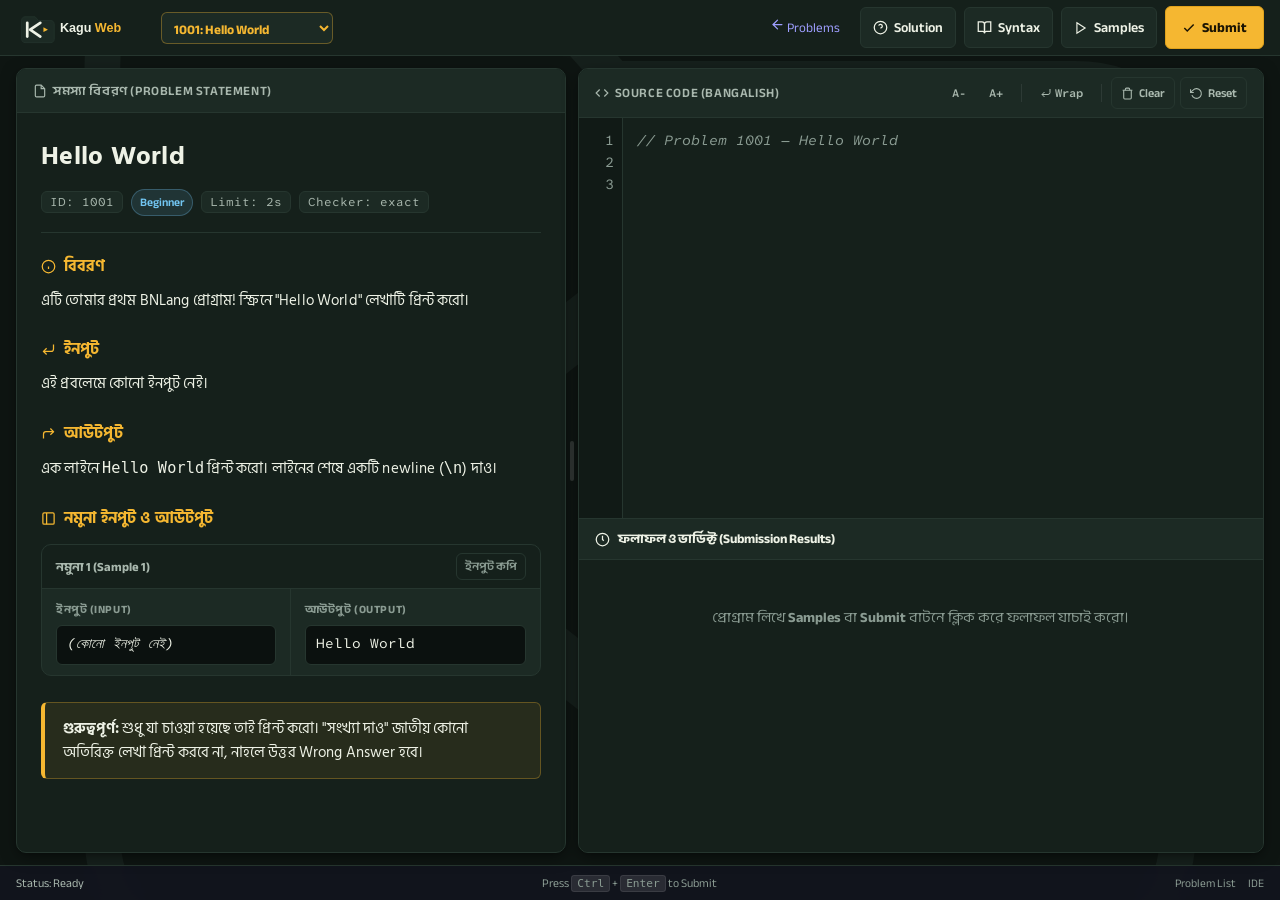
<file: problem.html>
<!DOCTYPE html>
<html lang="bn">
<head>
    <meta charset="UTF-8">
    <meta name="viewport" content="width=device-width, initial-scale=1.0">
    <title>Problem — Kagu Online Judge</title>
    
    <meta name="description" content="Solve BNLang (Bangalish) programming problems with instant online judging and test verdicts.">
    <meta name="theme-color" content="#0e1512">
    <meta name="color-scheme" content="dark">
    
    <link rel="icon" href="favicon.ico" sizes="any">
    <link rel="icon" type="image/svg+xml" href="assets/favicon.svg">
    <link rel="stylesheet" href="style.css">
    <link rel="stylesheet" href="css/judge.css">
    
    <link rel="preconnect" href="https://fonts.googleapis.com">
    <link rel="preconnect" href="https://fonts.gstatic.com" crossorigin>
    <link href="https://fonts.googleapis.com/css2?family=Anek+Bangla:wght@400;500;600;700&family=Atkinson+Hyperlegible+Mono:wght@400;700&family=Hind+Siliguri:wght@400;500;600;700&display=swap" rel="stylesheet">
</head>
<body>
    <!-- Top Header -->
    <header>
        <div class="brand">
            <h1 class="brand-title">
                <a href="problems.html" class="brand-logo" aria-label="Back to Problems">
                    <img src="assets/logo.svg" alt="Kagu Web" class="brand-logo-img" height="36">
                    <span class="sr-only">Kagu Online Judge</span>
                </a>
            </h1>
            <select id="prob-selector" class="problem-switcher-select" title="Switch Problem" aria-label="Choose Problem">
                <option value="1001">1001: Hello World</option>
                <option value="1002">1002: চার গণিত</option>
                <option value="1003">1003: ত্রিভুজের ক্ষেত্রফল</option>
                <option value="1004">1004: জোড় না বিজোড়</option>
                <option value="1005">1005: বিভাজ্যতা পরীক্ষা</option>
            </select>
        </div>

        <div class="controls">
            <a href="problems.html" id="btn-back-problems" class="btn-secondary toolbar-link" title="All Problems">
                <svg width="15" height="15" viewBox="0 0 24 24" fill="none" stroke="currentColor" stroke-width="2" stroke-linecap="round" stroke-linejoin="round">
                    <line x1="19" y1="12" x2="5" y2="12"></line>
                    <polyline points="12 19 5 12 12 5"></polyline>
                </svg>
                <span>Problems</span>
            </a>
            <button id="btn-solution" class="btn-secondary" title="View Reference Solution" type="button">
                <svg width="15" height="15" viewBox="0 0 24 24" fill="none" stroke="currentColor" stroke-width="2"><circle cx="12" cy="12" r="10"></circle><path d="M9.09 9a3 3 0 0 1 5.83 1c0 2-3 3-3 3"></path><line x1="12" y1="17" x2="12.01" y2="17"></line></svg>
                <span>Solution</span>
            </button>
            <button id="btn-cheat" class="btn-secondary" title="View Language Cheatsheet" type="button">
                <svg width="15" height="15" viewBox="0 0 24 24" fill="none" stroke="currentColor" stroke-width="2"><path d="M2 3h6a4 4 0 0 1 4 4v14a3 3 0 0 0-3-3H2z"></path><path d="M22 3h-6a4 4 0 0 0-4 4v14a3 3 0 0 1 3-3h7z"></path></svg>
                <span>Syntax</span>
            </button>
            <button id="btn-run-samples" class="btn-secondary" type="button" title="Run Sample Tests">
                <svg width="14" height="14" viewBox="0 0 24 24" fill="none" stroke="currentColor" stroke-width="2"><polygon points="5 3 19 12 5 21 5 3"></polygon></svg>
                <span>Samples</span>
            </button>
            <button id="btn-submit" class="btn-primary" type="button" title="Submit Solution (Ctrl+Enter)">
                <svg width="14" height="14" viewBox="0 0 24 24" fill="none" stroke="currentColor" stroke-width="2.5"><polyline points="20 6 9 17 4 12"></polyline></svg>
                <span>Submit</span>
            </button>
        </div>
    </header>

    <!-- Mobile Segmented View Controller (<= 768px) -->
    <div class="mobile-nav-segmented">
        <button id="seg-statement" class="segment-btn active" type="button">
            <svg width="14" height="14" viewBox="0 0 24 24" fill="none" stroke="currentColor" stroke-width="2"><path d="M14 2H6a2 2 0 0 0-2 2v16a2 2 0 0 0 2 2h12a2 2 0 0 0 2-2V8z"></path><polyline points="14 2 14 8 20 8"></polyline><line x1="16" y1="13" x2="8" y2="13"></line><line x1="16" y1="17" x2="8" y2="17"></line></svg>
            <span>Statement</span>
        </button>
        <button id="seg-editor" class="segment-btn" type="button">
            <svg width="14" height="14" viewBox="0 0 24 24" fill="none" stroke="currentColor" stroke-width="2"><polyline points="16 18 22 12 16 6"></polyline><polyline points="8 6 2 12 8 18"></polyline></svg>
            <span>Editor</span>
        </button>
        <button id="seg-results" class="segment-btn" type="button">
            <svg width="14" height="14" viewBox="0 0 24 24" fill="none" stroke="currentColor" stroke-width="2"><circle cx="12" cy="12" r="10"></circle><polyline points="12 6 12 12 14 14"></polyline></svg>
            <span>Results</span>
        </button>
        <button id="seg-solution" class="segment-btn" type="button">
            <svg width="14" height="14" viewBox="0 0 24 24" fill="none" stroke="currentColor" stroke-width="2"><circle cx="12" cy="12" r="10"></circle><path d="M9.09 9a3 3 0 0 1 5.83 1c0 2-3 3-3 3"></path><line x1="12" y1="17" x2="12.01" y2="17"></line></svg>
            <span>Solution</span>
        </button>
    </div>

    <!-- Main Workspace -->
    <main>
        <!-- Panel 1: Problem Statement (Left on Desktop, Tab 1 on Mobile) -->
        <div id="panel-statement" class="panel mobile-active statement-panel">
            <div class="panel-header">
                <span class="panel-title">
                    <svg width="14" height="14" viewBox="0 0 24 24" fill="none" stroke="currentColor" stroke-width="2"><path d="M14 2H6a2 2 0 0 0-2 2v16a2 2 0 0 0 2 2h12a2 2 0 0 0 2-2V8z"></path><polyline points="14 2 14 8 20 8"></polyline></svg>
                    <span>সমস্যা বিবরণ (Problem Statement)</span>
                </span>
                <span id="chip-solved-status"></span>
            </div>

            <div class="statement-body" id="statement-body">
                <div class="problem-header-block">
                    <h1 class="problem-title-bn bangla-text" id="prob-title">
                        <span>লোড হচ্ছে...</span>
                    </h1>
                    <div class="problem-meta-chips" id="prob-meta-chips">
                        <span class="meta-chip" id="chip-id">Problem 1001</span>
                        <span class="badge-level" id="chip-level">Beginner</span>
                        <span class="meta-chip" id="chip-timelimit">Time Limit: 2.0s</span>
                        <span class="meta-chip" id="chip-checker">Checker: exact</span>
                    </div>
                </div>

                <!-- Statement Body -->
                <div class="statement-section">
                    <h3 class="bangla-text">
                        <svg width="15" height="15" viewBox="0 0 24 24" fill="none" stroke="currentColor" stroke-width="2"><circle cx="12" cy="12" r="10"></circle><line x1="12" y1="16" x2="12" y2="12"></line><line x1="12" y1="8" x2="12.01" y2="8"></line></svg>
                        বিবরণ
                    </h3>
                    <div class="statement-content bangla-text" id="prob-statement"></div>
                </div>

                <!-- Input Specification -->
                <div class="statement-section">
                    <h3 class="bangla-text">
                        <svg width="15" height="15" viewBox="0 0 24 24" fill="none" stroke="currentColor" stroke-width="2"><polyline points="9 10 4 15 9 20"></polyline><path d="M20 4v7a4 4 0 0 1-4 4H4"></path></svg>
                        ইনপুট
                    </h3>
                    <div class="statement-content bangla-text" id="prob-input-spec"></div>
                </div>

                <!-- Output Specification -->
                <div class="statement-section">
                    <h3 class="bangla-text">
                        <svg width="15" height="15" viewBox="0 0 24 24" fill="none" stroke="currentColor" stroke-width="2"><polyline points="15 14 20 9 15 4"></polyline><path d="M4 20v-7a4 4 0 0 1 4-4h12"></path></svg>
                        আউটপুট
                    </h3>
                    <div class="statement-content bangla-text" id="prob-output-spec"></div>
                </div>

                <!-- Optional Note -->
                <div class="statement-section" id="prob-note-container" style="display:none;">
                    <h3 class="bangla-text">
                        <svg width="15" height="15" viewBox="0 0 24 24" fill="none" stroke="currentColor" stroke-width="2"><path d="M10.29 3.86L1.82 18a2 2 0 0 0 1.71 3h16.94a2 2 0 0 0 1.71-3L13.71 3.86a2 2 0 0 0-3.42 0z"></path><line x1="12" y1="9" x2="12" y2="13"></line><line x1="12" y1="17" x2="12.01" y2="17"></line></svg>
                        নোট
                    </h3>
                    <div class="statement-note bangla-text" id="prob-note"></div>
                </div>

                <!-- Sample Cases -->
                <div class="statement-section">
                    <h3 class="bangla-text">
                        <svg width="15" height="15" viewBox="0 0 24 24" fill="none" stroke="currentColor" stroke-width="2"><rect x="3" y="3" width="18" height="18" rx="2" ry="2"></rect><line x1="9" y1="3" x2="9" y2="21"></line></svg>
                        নমুনা ইনপুট ও আউটপুট
                    </h3>
                    <div id="samples-list"></div>
                </div>

                <!-- Mandatory Warning Alert -->
                <div class="important-warning-card bangla-text">
                    <strong>গুরুত্বপূর্ণ:</strong> শুধু যা চাওয়া হয়েছে তাই প্রিন্ট করো। "সংখ্যা দাও" জাতীয় কোনো অতিরিক্ত লেখা প্রিন্ট করবে না, নাহলে উত্তর Wrong Answer হবে।
                </div>
            </div>
        </div>

        <!-- Desktop Resizable Divider -->
        <div class="panel-divider" id="panel-divider"></div>

        <!-- Panel 2: Editor & Results (Right on Desktop, Tabs 2 & 3 on Mobile) -->
        <div id="panel-right" class="panel show-editor">
            <!-- Subpanel 1: Code Editor -->
            <div id="editor-subpanel">
                <div class="panel-header">
                    <span class="panel-title">
                        <svg width="14" height="14" viewBox="0 0 24 24" fill="none" stroke="currentColor" stroke-width="2"><polyline points="16 18 22 12 16 6"></polyline><polyline points="8 6 2 12 8 18"></polyline></svg>
                        <span>Source Code (Bangalish)</span>
                    </span>
                    <div class="editor-toolbar">
                        <button id="btn-font-down" class="toolbar-btn" title="Decrease font size (A-)" type="button">A-</button>
                        <button id="btn-font-up" class="toolbar-btn" title="Increase font size (A+)" type="button">A+</button>
                        <div class="toolbar-sep"></div>
                        <button id="btn-wrap" class="toolbar-btn" title="Toggle word wrap" type="button">
                            <svg width="12" height="12" viewBox="0 0 24 24" fill="none" stroke="currentColor" stroke-width="2"><polyline points="9 10 4 15 9 20"></polyline><path d="M20 4v7a4 4 0 0 1-4 4H4"></path></svg>
                            <span>Wrap</span>
                        </button>
                        <div class="toolbar-sep"></div>
                        <button id="btn-clear-src" class="icon-btn" title="Clear Editor" type="button">
                            <svg width="13" height="13" viewBox="0 0 24 24" fill="none" stroke="currentColor" stroke-width="2"><polyline points="3 6 5 6 21 6"></polyline><path d="M19 6v14a2 2 0 0 1-2 2H7a2 2 0 0 1-2-2V6m3 0V4a2 2 0 0 1 2-2h4a2 2 0 0 1 2 2v2"></path></svg>
                            <span>Clear</span>
                        </button>
                        <button id="btn-reset-code" class="icon-btn" title="Reset Code to Template" type="button">
                            <svg width="13" height="13" viewBox="0 0 24 24" fill="none" stroke="currentColor" stroke-width="2"><polyline points="1 4 1 10 7 10"></polyline><path d="M3.51 15a9 9 0 1 0 2.13-9.36L1 10"></path></svg>
                            <span>Reset</span>
                        </button>
                    </div>
                </div>

                <!-- Mobile Symbol Helper Bar -->
                <div class="mobile-symbols-bar" id="mobile-symbols-bar" aria-label="Symbol Quick Bar">
                    <button type="button" class="sym-btn" data-insert="{">{</button>
                    <button type="button" class="sym-btn" data-insert="}">}</button>
                    <button type="button" class="sym-btn" data-insert="(">(</button>
                    <button type="button" class="sym-btn" data-insert=")">)</button>
                    <button type="button" class="sym-btn" data-insert=";">;</button>
                    <button type="button" class="sym-btn" data-insert='"'>"</button>
                    <button type="button" class="sym-btn" data-insert="'">'</button>
                    <button type="button" class="sym-btn" data-insert="=">=</button>
                    <button type="button" class="sym-btn" data-insert="+">+</button>
                    <button type="button" class="sym-btn" data-insert="-">-</button>
                    <button type="button" class="sym-btn" data-insert="<">&lt;</button>
                    <button type="button" class="sym-btn" data-insert=">">&gt;</button>
                    <button type="button" class="sym-btn" data-insert="[">[</button>
                    <button type="button" class="sym-btn" data-insert="]">]</button>
                    <button type="button" class="sym-btn" data-insert="    ">Tab</button>
                </div>

                <!-- Editor Container with scroll-wrapper (Pixel-Perfect Mapping) -->
                <div class="editor-container" id="editor-container">
                    <div id="line-numbers" class="line-numbers">1</div>
                    <div class="editor-scroll-wrapper">
                        <pre id="highlight-layer" aria-hidden="true"><code></code></pre>
                        <textarea id="src" spellcheck="false" placeholder="// BNLang code likho..."></textarea>
                        <div id="autocomplete-dropdown" class="autocomplete-dropdown" role="listbox" aria-label="Completions"></div>
                    </div>
                </div>
            </div>

            <!-- Subpanel 2: Results & Verdict -->
            <div id="results-subpanel">
                <div class="judge-results-header">
                    <div class="results-title">
                        <svg width="15" height="15" viewBox="0 0 24 24" fill="none" stroke="currentColor" stroke-width="2"><circle cx="12" cy="12" r="10"></circle><polyline points="12 6 12 12 14 14"></polyline></svg>
                        <span>ফলাফল ও ভার্ডিক্ট (Submission Results)</span>
                    </div>
                    <div id="results-quick-badge"></div>
                </div>
                <div class="results-content" id="results-content">
                    <div class="results-empty-state">
                        প্রোগ্রাম লিখে <strong>Samples</strong> বা <strong>Submit</strong> বাটনে ক্লিক করে ফলাফল যাচাই করো।
                    </div>
                </div>
            </div>
        </div>
    </main>

    <!-- Syntax Cheatsheet Modal -->
    <div id="modal-cheat" class="modal-backdrop" aria-hidden="true" role="dialog" aria-labelledby="cheat-modal-title">
        <div class="modal-content">
            <div class="modal-header">
                <h2 id="cheat-modal-title">
                    <svg width="18" height="18" viewBox="0 0 24 24" fill="none" stroke="currentColor" stroke-width="2"><path d="M4 19.5A2.5 2.5 0 0 1 6.5 17H20"></path><path d="M6.5 2H20v20H6.5A2.5 2.5 0 0 1 4 19.5v-15A2.5 2.5 0 0 1 6.5 2z"></path></svg>
                    BNLang v2 Syntax Quick Reference
                </h2>
                <button id="modal-close" class="close-btn" aria-label="Close" type="button">&times;</button>
            </div>
            <div class="modal-body">
                <div class="sheet-grid">
                    <div class="sheet-card">
                        <h3>Types &amp; Variables</h3>
                        <code>shongkha x = 10; // int</code>
                        <code>doshomik pi = 3.14; // float</code>
                        <code>lekha name = "Rafi"; // string</code>
                        <code>okkhor c = 'A'; // char</code>
                    </div>
                    <div class="sheet-card">
                        <h3>Operators</h3>
                        <code>x += 5; x -= 1; x *= 2; x /= 2; x %= 3;</code>
                        <code>i++; i--;</code>
                        <code>ebong (&amp;&amp;), tasara (||), ulto (!)</code>
                    </div>
                    <div class="sheet-card">
                        <h3>Control Flow</h3>
                        <code>jodi (a &gt; 0 ebong b &gt; 0) { }</code>
                        <code>nahole jodi (a == 0) { } nahole { }</code>
                        <code>jotokkhon (x &lt; 10) { x++; }</code>
                        <code>chalao (shongkha i = 0; i &lt; 5; i++) { }</code>
                    </div>
                    <div class="sheet-card">
                        <h3>Functions &amp; I/O</h3>
                        <code>dekhao("Result: ", res, "\n");</code>
                        <code>nao(x); // reads from stdin</code>
                        <code>kaj shongkha jog(shongkha a, shongkha b) { ferot a + b; }</code>
                    </div>
                    <div class="sheet-card">
                        <h3>Precision for doshomik</h3>
                        <code>doshomik pi = 3.14159;</code>
                        <code>dekhao(pi); // 3.14 (default)</code>
                        <code>dekhao(pi.ghor(2)); // 3.14</code>
                    </div>
                </div>
            </div>
        </div>
    </div>

    <!-- Reference Solution Modal -->
    <div id="modal-solution" class="modal-backdrop" aria-hidden="true" role="dialog" aria-labelledby="solution-modal-title">
        <div class="modal-content" style="max-width: 640px;">
            <div class="modal-header">
                <h2 id="solution-modal-title" style="display:flex; align-items:center; gap:8px;">
                    <svg width="18" height="18" viewBox="0 0 24 24" fill="none" stroke="#F5B731" stroke-width="2"><circle cx="12" cy="12" r="10"></circle><path d="M9.09 9a3 3 0 0 1 5.83 1c0 2-3 3-3 3"></path><line x1="12" y1="17" x2="12.01" y2="17"></line></svg>
                    <span id="solution-modal-heading">Problem Solution</span>
                </h2>
                <button id="modal-solution-close" class="close-btn" aria-label="Close" type="button">&times;</button>
            </div>
            <div class="modal-body" style="padding:16px 20px;">
                <p style="color:var(--text-muted); font-size:0.88rem; margin-bottom:12px;" class="bangla-text">
                    এই সমস্যার জন্য আদর্শ রেফারেন্স সমাধান (Reference Solution):
                </p>
                <div style="position:relative; background:var(--bg-base); border:1px solid var(--border-subtle); border-radius:var(--radius-md); overflow:hidden; margin-bottom:16px;">
                    <pre style="margin:0; padding:16px; font-family:var(--font-mono); font-size:13.5px; line-height:1.55; overflow-x:auto; color:var(--hl-ident);"><code id="solution-code-view"></code></pre>
                </div>
                <div style="display:flex; justify-content:flex-end; gap:10px;">
                    <button id="btn-copy-solution" class="btn-secondary" type="button">
                        <svg width="14" height="14" viewBox="0 0 24 24" fill="none" stroke="currentColor" stroke-width="2"><rect x="9" y="9" width="13" height="13" rx="2" ry="2"></rect><path d="M5 15H4a2 2 0 0 1-2-2V4a2 2 0 0 1 2-2h9a2 2 0 0 1 2 2v1"></path></svg>
                        <span>Copy Code</span>
                    </button>
                    <button id="btn-load-solution" class="btn-primary" type="button">
                        <svg width="14" height="14" viewBox="0 0 24 24" fill="none" stroke="currentColor" stroke-width="2"><polyline points="16 18 22 12 16 6"></polyline><polyline points="8 6 2 12 8 18"></polyline></svg>
                        <span>Load into Editor</span>
                    </button>
                </div>
            </div>
        </div>
    </div>

    <!-- Footer Bar -->
    <footer class="timing-bar">
        <span id="judge-status-msg">Status: Ready</span>
        <span class="shortcut-hint">Press <kbd>Ctrl</kbd> + <kbd>Enter</kbd> to Submit</span>
        <div class="footer-links">
            <a href="problems.html" class="footer-link">
                <span>Problem List</span>
            </a>
            <a href="index.html" class="footer-link">
                <span>IDE</span>
            </a>
        </div>
    </footer>

    <!-- Scripts -->
    <script src="js/types.js"></script>
    <script src="js/highlight.js"></script>
    <script src="js/judge.js"></script>
    <script>
        const $ = id => document.getElementById(id);
        const srcEl = $('src');
        const lineNumsEl = $('line-numbers');
        const highlightLayer = $('highlight-layer').querySelector('code');
        const editorContainer = $('editor-container');
        const panelStatement = $('panel-statement');
        const panelRight = $('panel-right');

        // Robust Problem ID resolution (supports query param, hash, sessionStorage, localStorage)
        function resolveProblemId() {
            try {
                const urlParams = new URLSearchParams(window.location.search);
                const q = urlParams.get('id') || urlParams.get('problem') || urlParams.get('p');
                if (q) {
                    const parsed = parseInt(q, 10);
                    if (!isNaN(parsed) && parsed >= 1001 && parsed <= 1005) return parsed;
                }
            } catch (e) {}

            try {
                if (window.location.hash) {
                    const match = window.location.hash.match(/\d+/);
                    if (match) {
                        const parsed = parseInt(match[0], 10);
                        if (!isNaN(parsed) && parsed >= 1001 && parsed <= 1005) return parsed;
                    }
                }
            } catch (e) {}

            try {
                const s = sessionStorage.getItem('kagu.judge.currentProblem');
                if (s) {
                    const parsed = parseInt(s, 10);
                    if (!isNaN(parsed) && parsed >= 1001 && parsed <= 1005) return parsed;
                }
            } catch (e) {}

            try {
                const l = localStorage.getItem('kagu.judge.currentProblem');
                if (l) {
                    const parsed = parseInt(l, 10);
                    if (!isNaN(parsed) && parsed >= 1001 && parsed <= 1005) return parsed;
                }
            } catch (e) {}

            return 1001;
        }

        let currentProblemId = resolveProblemId();
        let currentProblemData = null;

        function switchProblem(id) {
            id = parseInt(id, 10) || 1001;
            if (id === currentProblemId && currentProblemData) return;
            currentProblemId = id;
            try {
                sessionStorage.setItem('kagu.judge.currentProblem', String(id));
                localStorage.setItem('kagu.judge.currentProblem', String(id));
            } catch (e) {}

            const isClean = !window.location.pathname.endsWith('.html');
            const targetUrl = isClean ? `problem?id=${id}#${id}` : `problem.html?id=${id}#${id}`;
            history.replaceState(null, '', targetUrl);

            const sel = $('prob-selector');
            if (sel) sel.value = String(id);

            loadProblem();
        }

        window.addEventListener('hashchange', () => {
            const newId = resolveProblemId();
            if (newId !== currentProblemId) {
                switchProblem(newId);
            }
        });

        window.addEventListener('popstate', () => {
            const newId = resolveProblemId();
            if (newId !== currentProblemId) {
                switchProblem(newId);
            }
        });

        const probSelectorEl = $('prob-selector');
        if (probSelectorEl) {
            probSelectorEl.value = String(currentProblemId);
            probSelectorEl.addEventListener('change', (e) => {
                switchProblem(e.target.value);
            });
        }

        const judgeClient = new JudgeClient('js/judge-worker.js');

        // Syntax highlighting
        function updateHighlight() {
            highlightLayer.innerHTML = typeof highlightSource === 'function' 
                ? highlightSource(srcEl.value) 
                : escapeHtml(srcEl.value);
        }

        // Line numbers
        function updateLineNumbers() {
            const lines = srcEl.value.split('\n').length;
            let numHtml = '';
            for (let i = 1; i <= lines; i++) {
                numHtml += i + '<br>';
            }
            lineNumsEl.innerHTML = numHtml;
        }

        // Scroll synchronization (Pixel-perfect alignment)
        function syncScroll() {
            const scrollTop = srcEl.scrollTop;
            const scrollLeft = srcEl.scrollLeft;
            $('highlight-layer').scrollTop = scrollTop;
            $('highlight-layer').scrollLeft = scrollLeft;
            lineNumsEl.scrollTop = scrollTop;
        }

        srcEl.addEventListener('scroll', syncScroll);

        function escapeHtml(text) {
            if (typeof text !== 'string') return '';
            return text
                .replace(/&/g, '&amp;')
                .replace(/</g, '&lt;')
                .replace(/>/g, '&gt;')
                .replace(/"/g, '&quot;')
                .replace(/'/g, '&#039;');
        }

        // Safe localStorage helpers
        function getSavedCode(id) {
            try {
                return localStorage.getItem(`kagu.judge.code.${id}`);
            } catch (e) {
                return null;
            }
        }

        function saveCode(id, code) {
            try {
                localStorage.setItem(`kagu.judge.code.${id}`, code);
            } catch (e) {}
        }

        function getSolvedIds() {
            try {
                const raw = localStorage.getItem('kagu.judge.solved');
                return raw ? JSON.parse(raw) : [];
            } catch (e) {
                return [];
            }
        }

        function markProblemSolved(id) {
            try {
                const list = getSolvedIds().map(Number);
                if (!list.includes(Number(id))) {
                    list.push(Number(id));
                    localStorage.setItem('kagu.judge.solved', JSON.stringify(list));
                }
            } catch (e) {}
            updateSolvedStatusUI();
        }

        function updateSolvedStatusUI() {
            const list = getSolvedIds().map(Number);
            const isSolved = list.includes(Number(currentProblemId));
            const chip = $('chip-solved-status');
            if (isSolved) {
                chip.innerHTML = '<span class="status-check" style="width:20px; height:20px; font-size:0.75rem;" title="Solved">✓</span> <span style="color:var(--verdict-ac-color); font-size:0.75rem; font-weight:700;">সমাধান সম্পন্ন</span>';
            } else {
                chip.innerHTML = '';
            }
        }

        // Autosave on input
        srcEl.addEventListener('input', () => {
            updateLineNumbers();
            updateHighlight();
            syncScroll();
            saveCode(currentProblemId, srcEl.value);
        });

        // Tab indentation support & keyboard shortcut
        srcEl.addEventListener('keydown', function(e) {
            if (e.key === 'Tab') {
                const ac = $('autocomplete-dropdown');
                if (ac && ac.style.display === 'block') {
                    return; // Let autocomplete handle Tab!
                }
                e.preventDefault();
                const start = this.selectionStart;
                const end = this.selectionEnd;
                this.value = this.value.substring(0, start) + "    " + this.value.substring(end);
                this.selectionStart = this.selectionEnd = start + 4;
                updateLineNumbers();
                updateHighlight();
                syncScroll();
                saveCode(currentProblemId, this.value);
            } else if (e.key === 'Enter' && (e.ctrlKey || e.metaKey)) {
                e.preventDefault();
                $('btn-submit').click();
            }
        });

        // Editor tools
        let currentFontSize = 14;
        function applyFontSize() {
            const px = currentFontSize + 'px';
            srcEl.style.fontSize = px;
            $('highlight-layer').style.fontSize = px;
            highlightLayer.style.fontSize = px;
            lineNumsEl.style.fontSize = px;
            syncScroll();
        }

        $('btn-font-down').onclick = () => {
            if (currentFontSize > 11) {
                currentFontSize--;
                applyFontSize();
            }
        };

        $('btn-font-up').onclick = () => {
            if (currentFontSize < 22) {
                currentFontSize++;
                applyFontSize();
            }
        };

        let wrapEnabled = false;
        $('btn-wrap').onclick = () => {
            wrapEnabled = !wrapEnabled;
            $('btn-wrap').classList.toggle('active', wrapEnabled);
            editorContainer.classList.toggle('wrap-on', wrapEnabled);
            lineNumsEl.classList.toggle('hidden', wrapEnabled);
            syncScroll();
        };

        $('btn-clear-src').onclick = () => {
            srcEl.value = '';
            updateLineNumbers();
            updateHighlight();
            saveCode(currentProblemId, '');
            srcEl.focus();
        };

        $('btn-reset-code').onclick = () => {
            if (confirm('বর্তমান কোড মুছে ফেলে শুরুর টেমপ্লেট লোড করতে চাও?')) {
                const defaultCode = `// Problem ${currentProblemData ? currentProblemData.id : currentProblemId} — ${currentProblemData ? currentProblemData.title : ''}\n\n`;
                srcEl.value = defaultCode;
                updateLineNumbers();
                updateHighlight();
                saveCode(currentProblemId, defaultCode);
                srcEl.focus();
            }
        };

        // Mobile Symbols Helper Bar
        document.querySelectorAll('.sym-btn').forEach(btn => {
            btn.addEventListener('click', (e) => {
                e.preventDefault();
                const insertText = btn.getAttribute('data-insert');
                if (!insertText) return;
                const start = srcEl.selectionStart;
                const end = srcEl.selectionEnd;
                srcEl.value = srcEl.value.slice(0, start) + insertText + srcEl.value.slice(end);
                const newPos = start + insertText.length;
                srcEl.selectionStart = srcEl.selectionEnd = newPos;
                srcEl.focus();
                updateLineNumbers();
                updateHighlight();
                syncScroll();
                saveCode(currentProblemId, srcEl.value);
            });
        });

        // Autocomplete Engine
        (function initAutocomplete() {
            const COMPLETIONS = [
                { label: 'shongkha',   kind: 'kw', insert: 'shongkha ',       detail: 'int' },
                { label: 'doshomik',   kind: 'kw', insert: 'doshomik ',        detail: 'float' },
                { label: 'lekha',      kind: 'kw', insert: 'lekha ',           detail: 'char[100]' },
                { label: 'okkhor',     kind: 'kw', insert: 'okkhor ',          detail: 'char' },
                { label: 'pointer',    kind: 'kw', insert: 'pointer ',         detail: 'pointer type' },
                { label: 'sorbochho', kind: 'kw', insert: 'sorbochho(|)',      detail: 'array size' },
                { label: 'jodi',       kind: 'kw', insert: 'jodi',             detail: 'if' },
                { label: 'nahole',     kind: 'kw', insert: 'nahole',           detail: 'else' },
                { label: 'jotokkhon', kind: 'kw', insert: 'jotokkhon',        detail: 'while' },
                { label: 'chalao',     kind: 'kw', insert: 'chalao',           detail: 'for' },
                { label: 'thamo',      kind: 'kw', insert: 'thamo;',           detail: 'break' },
                { label: 'ferot',      kind: 'kw', insert: 'ferot ',           detail: 'return' },
                { label: 'kaj',        kind: 'kw', insert: 'kaj',              detail: 'function' },
                { label: 'faka',       kind: 'kw', insert: 'faka',             detail: 'NULL' },
                { label: 'ebong',      kind: 'kw', insert: 'ebong ',           detail: '&&' },
                { label: 'tasara',     kind: 'kw', insert: 'tasara ',          detail: '||' },
                { label: 'ulto',       kind: 'kw', insert: 'ulto',             detail: '! (not)' },
                { label: 'sotti',      kind: 'kw', insert: 'sotti',            detail: 'true (1)' },
                { label: 'mittha',     kind: 'kw', insert: 'mittha',           detail: 'false (0)' },
                { label: 'dekhao',     kind: 'fn', insert: 'dekhao(|)',        detail: 'print' },
                { label: 'nao',        kind: 'fn', insert: 'nao(|)',           detail: 'input' },
                { label: 'erthikana',  kind: 'fn', insert: '.erthikana()',     detail: '& address-of' },
                { label: 'erman',      kind: 'fn', insert: '.erman()',         detail: '* dereference' },
                { label: 'lomba',      kind: 'fn', insert: '.lomba()',         detail: 'array length' },
                { label: 'ghor',       kind: 'fn', insert: '.ghor(|)',         detail: 'print precision' },
                { label: 'jodi block',      kind: 'sn', insert: 'jodi (|) {\n    \n}',                     detail: 'if statement' },
                { label: 'nahole block',    kind: 'sn', insert: 'nahole {\n    |\n}',                      detail: 'else block' },
                { label: 'nahole jodi',     kind: 'sn', insert: 'nahole jodi (|) {\n    \n}',              detail: 'else if' },
                { label: 'jodi-nahole',     kind: 'sn', insert: 'jodi (|) {\n    \n} nahole {\n    \n}',  detail: 'if-else' },
                { label: 'jotokkhon block', kind: 'sn', insert: 'jotokkhon (|) {\n    \n}',               detail: 'while loop' },
                { label: 'chalao loop',     kind: 'sn', insert: 'chalao (shongkha i = 0; i < |; i++) {\n    \n}', detail: 'for loop' },
                { label: 'kaj function',    kind: 'sn', insert: 'kaj shongkha |(shongkha a) {\n    ferot a;\n}', detail: 'function def' }
            ];

            const ICON_TEXT = { kw: 'KW', fn: 'fn', sn: '{}' };
            const dropdown = document.getElementById('autocomplete-dropdown');
            const textarea = document.getElementById('src');
            let acItems = [];
            let acIndex = -1;
            let acVisible = false;

            function getCurrentWord(ta) {
                const pos = ta.selectionStart;
                const text = ta.value;
                let start = pos;
                while (start > 0 && /[\w-]/.test(text[start - 1])) start--;
                return { word: text.slice(start, pos), start, end: pos };
            }

            function filterCompletions(prefix) {
                if (!prefix || prefix.length < 2) return [];
                const low = prefix.toLowerCase();
                return COMPLETIONS.filter(c => c.label.toLowerCase().startsWith(low))
                    .sort((a, b) => {
                        const aExact = a.label.toLowerCase() === low;
                        const bExact = b.label.toLowerCase() === low;
                        if (aExact && !bExact) return -1;
                        if (!aExact && bExact) return 1;
                        return a.label.length - b.label.length;
                    });
            }

            function buildLabel(label, prefix) {
                const low = label.toLowerCase();
                const idx = low.indexOf(prefix.toLowerCase());
                if (idx === -1) return `<span class="ac-label-main">${escapeHtml(label)}</span>`;
                return (
                    `<span class="ac-label-main">${escapeHtml(label.slice(0, idx))}</span>` +
                    `<span class="ac-label-match">${escapeHtml(label.slice(idx, idx + prefix.length))}</span>` +
                    `<span class="ac-label-main">${escapeHtml(label.slice(idx + prefix.length))}</span>`
                );
            }

            function positionDropdown() {
                const pos = textarea.selectionStart;
                const text = textarea.value.slice(0, pos);
                const style = window.getComputedStyle(textarea);

                const taRect = textarea.getBoundingClientRect();
                const lineH = parseFloat(style.lineHeight) || 21.7;
                const lines = text.split('\n');
                const row = lines.length - 1;
                const col = lines[row].length;
                const charW = (parseFloat(style.fontSize) || 14) * 0.6;
                const padLeft = parseFloat(style.paddingLeft) || 14;
                const padTop = parseFloat(style.paddingTop) || 12;

                const ddW = Math.min(280, window.innerWidth - 16);
                const ddH = Math.min(240, acItems.length * 28 + 8);

                let left = taRect.left + padLeft + col * charW;
                let top = taRect.top + padTop + (row + 1) * lineH - textarea.scrollTop;

                // Clamp to screen bounds safely
                const maxLeft = Math.max(8, window.innerWidth - ddW - 8);
                if (left > maxLeft) left = maxLeft;
                if (left < 8) left = 8;

                if (top + ddH > window.innerHeight - 8) {
                    top = top - ddH - lineH;
                }
                const maxTop = Math.max(8, window.innerHeight - ddH - 8);
                if (top > maxTop) top = maxTop;
                if (top < 8) top = 8;

                dropdown.style.width = ddW + 'px';
                dropdown.style.left = Math.round(left) + 'px';
                dropdown.style.top  = Math.round(top) + 'px';
            }

            function renderDropdown(prefix) {
                dropdown.innerHTML = '';
                acItems.forEach((item, i) => {
                    const el = document.createElement('div');
                    el.className = 'ac-item' + (i === acIndex ? ' ac-selected' : '');
                    el.setAttribute('role', 'option');
                    el.setAttribute('tabindex', '-1');
                    el.innerHTML = `
                        <span class="ac-icon ${item.kind}">${ICON_TEXT[item.kind] || 'KW'}</span>
                        <span class="ac-label">${buildLabel(item.label, prefix)}</span>
                        <span class="ac-detail">${escapeHtml(item.detail)}</span>
                        <span class="ac-tab-hint">TAB</span>
                    `;
                    const accept = (e) => {
                        e.preventDefault();
                        e.stopPropagation();
                        acIndex = i;
                        acceptCompletion();
                    };
                    el.addEventListener('pointerdown', accept);
                    el.addEventListener('mousedown', accept);
                    el.addEventListener('click', accept);
                    dropdown.appendChild(el);
                });
            }

            function showDropdown(prefix) {
                acVisible = true;
                dropdown.style.display = 'block';
                positionDropdown();
                renderDropdown(prefix);
                const sel = dropdown.querySelector('.ac-selected');
                if (sel) sel.scrollIntoView({ block: 'nearest' });
            }

            function hideDropdown() {
                acVisible = false;
                acItems = [];
                acIndex = -1;
                dropdown.style.display = 'none';
                dropdown.innerHTML = '';
            }

            function acceptCompletion() {
                if (acIndex < 0 || acIndex >= acItems.length) return;
                const item = acItems[acIndex];
                const { word, start, end } = getCurrentWord(textarea);
                let replaceStart = start;
                let replaceText = item.insert;
                const cursorMarker = replaceText.indexOf('|');
                let cursorOffset = cursorMarker === -1 ? replaceText.length : cursorMarker;
                replaceText = replaceText.replace('|', '');

                const before = textarea.value.slice(0, replaceStart);
                const after  = textarea.value.slice(end);
                textarea.value = before + replaceText + after;

                const newPos = replaceStart + cursorOffset;
                textarea.setSelectionRange(newPos, newPos);
                textarea.dispatchEvent(new Event('input', { bubbles: true }));
                textarea.focus();
                hideDropdown();
            }

            // Prevent blur when clicking or tapping dropdown elements
            dropdown.addEventListener('pointerdown', e => e.preventDefault());
            dropdown.addEventListener('mousedown', e => e.preventDefault());

            textarea.addEventListener('input', () => {
                const { word } = getCurrentWord(textarea);
                acItems = filterCompletions(word);
                if (acItems.length === 0) {
                    hideDropdown();
                    return;
                }
                acIndex = 0;
                showDropdown(word);
            });

            textarea.addEventListener('keydown', (e) => {
                if (!acVisible) return;
                if (e.key === 'ArrowDown') {
                    e.preventDefault();
                    acIndex = (acIndex + 1) % acItems.length;
                    renderDropdown(getCurrentWord(textarea).word);
                    const sel = dropdown.querySelector('.ac-selected');
                    if (sel) sel.scrollIntoView({ block: 'nearest' });
                } else if (e.key === 'ArrowUp') {
                    e.preventDefault();
                    acIndex = (acIndex - 1 + acItems.length) % acItems.length;
                    renderDropdown(getCurrentWord(textarea).word);
                    const sel = dropdown.querySelector('.ac-selected');
                    if (sel) sel.scrollIntoView({ block: 'nearest' });
                } else if (e.key === 'Tab' || (e.key === 'Enter' && !e.ctrlKey && !e.metaKey)) {
                    if (acIndex >= 0 && acIndex < acItems.length) {
                        e.preventDefault();
                        e.stopPropagation();
                        acceptCompletion();
                    }
                } else if (e.key === 'Escape') {
                    e.preventDefault();
                    hideDropdown();
                }
            });

            textarea.addEventListener('blur', () => {
                setTimeout(() => {
                    hideDropdown();
                }, 200);
            });
            textarea.addEventListener('scroll', () => { if (acVisible) positionDropdown(); });
            window.addEventListener('resize', () => { if (acVisible) positionDropdown(); });
        })();

        // Mobile Segmented Switcher (Statement | Editor | Results)
        const segStatement = $('seg-statement');
        const segEditor = $('seg-editor');
        const segResults = $('seg-results');

        function setMobileTab(tab) {
            segStatement.classList.toggle('active', tab === 'statement');
            segEditor.classList.toggle('active', tab === 'editor');
            segResults.classList.toggle('active', tab === 'results');

            if (tab === 'statement') {
                panelStatement.classList.add('mobile-active');
                panelRight.classList.remove('mobile-active');
            } else if (tab === 'editor') {
                panelStatement.classList.remove('mobile-active');
                panelRight.classList.add('mobile-active');
                panelRight.classList.add('show-editor');
                panelRight.classList.remove('show-results');
                setTimeout(() => {
                    updateLineNumbers();
                    updateHighlight();
                    syncScroll();
                }, 50);
            } else if (tab === 'results') {
                panelStatement.classList.remove('mobile-active');
                panelRight.classList.add('mobile-active');
                panelRight.classList.remove('show-editor');
                panelRight.classList.add('show-results');
            }
        }

        segStatement.onclick = () => setMobileTab('statement');
        segEditor.onclick = () => setMobileTab('editor');
        segResults.onclick = () => setMobileTab('results');
        const segSolution = $('seg-solution');
        if (segSolution) segSolution.onclick = openSolutionModal;

        // Modal Cheatsheet Helpers
        function openCheatModal() {
            $('modal-cheat').classList.add('open');
            $('modal-cheat').setAttribute('aria-hidden', 'false');
        }
        function closeCheatModal() {
            $('modal-cheat').classList.remove('open');
            $('modal-cheat').setAttribute('aria-hidden', 'true');
        }
        $('btn-cheat').onclick = openCheatModal;
        $('modal-close').onclick = closeCheatModal;
        $('modal-cheat').onclick = e => { if (e.target === $('modal-cheat')) closeCheatModal(); };

        // Reference Solution Modal Helpers
        let currentSolutionCode = '';
        async function openSolutionModal() {
            try {
                const res = await fetch(`solutions/${currentProblemId}.bnl`);
                if (!res.ok) throw new Error(`Solution ${currentProblemId} not found`);
                currentSolutionCode = await res.text();
            } catch (err) {
                currentSolutionCode = `// Problem ${currentProblemId} reference solution unavailable.`;
            }
            $('solution-modal-heading').textContent = `Problem ${currentProblemId} — সমাধান (Solution)`;
            const codeEl = $('solution-code-view');
            codeEl.innerHTML = typeof highlightSource === 'function' 
                ? highlightSource(currentSolutionCode) 
                : escapeHtml(currentSolutionCode);
            $('modal-solution').classList.add('open');
            $('modal-solution').setAttribute('aria-hidden', 'false');
        }

        function closeSolutionModal() {
            $('modal-solution').classList.remove('open');
            $('modal-solution').setAttribute('aria-hidden', 'true');
        }

        const btnSolution = $('btn-solution');
        if (btnSolution) btnSolution.onclick = openSolutionModal;
        const modalSolutionClose = $('modal-solution-close');
        if (modalSolutionClose) modalSolutionClose.onclick = closeSolutionModal;
        $('modal-solution').onclick = e => { if (e.target === $('modal-solution')) closeSolutionModal(); };

        $('btn-copy-solution').onclick = () => {
            if (!currentSolutionCode) return;
            navigator.clipboard.writeText(currentSolutionCode).then(() => {
                const btn = $('btn-copy-solution');
                const orig = btn.querySelector('span').textContent;
                btn.querySelector('span').textContent = 'Copied!';
                setTimeout(() => btn.querySelector('span').textContent = orig, 1200);
            });
        };

        $('btn-load-solution').onclick = () => {
            if (!currentSolutionCode) return;
            srcEl.value = currentSolutionCode;
            updateLineNumbers();
            updateHighlight();
            syncScroll();
            saveCode(currentProblemId, currentSolutionCode);
            closeSolutionModal();
            if (window.innerWidth <= 768) {
                setMobileTab('editor');
            }
            srcEl.focus();
        };

        document.addEventListener('keydown', e => { 
            if (e.key === 'Escape') {
                closeCheatModal(); 
                closeSolutionModal();
            }
        });

        // Desktop Resizable Divider
        (function initDivider() {
            const divider = $('panel-divider');
            const mainEl = document.querySelector('main');
            let isDragging = false;

            if (!divider) return;

            divider.addEventListener('pointerdown', (e) => {
                if (window.innerWidth <= 768) return;
                isDragging = true;
                divider.classList.add('dragging');
                document.body.classList.add('resizing-panels');
                divider.setPointerCapture(e.pointerId);
                e.preventDefault();
            });

            document.addEventListener('pointermove', (e) => {
                if (!isDragging) return;
                const mainRect = mainEl.getBoundingClientRect();
                const relX = e.clientX - mainRect.left;
                let ratio = relX / mainRect.width;
                ratio = Math.max(0.22, Math.min(0.78, ratio));
                panelStatement.style.flexGrow = ratio;
                panelStatement.style.flexBasis = '0';
                panelRight.style.flexGrow = 1 - ratio;
                panelRight.style.flexBasis = '0';
            });

            const stopDrag = () => {
                if (!isDragging) return;
                isDragging = false;
                divider.classList.remove('dragging');
                document.body.classList.remove('resizing-panels');
            };
            document.addEventListener('pointerup', stopDrag);
            document.addEventListener('pointercancel', stopDrag);
        })();

        // Load Problem Data
        async function loadProblem() {
            try {
                const res = await fetch(`problems/${currentProblemId}.json`);
                if (!res.ok) throw new Error(`Problem ${currentProblemId} not found`);
                currentProblemData = await res.json();
                renderProblem(currentProblemData);
            } catch (err) {
                $('prob-title').textContent = 'সমস্যা খুঁজে পাওয়া যায়নি';
                $('prob-statement').textContent = err.message;
            }
        }

        function renderProblem(p) {
            document.title = `${p.id} — ${p.title} | Kagu Online Judge`;
            const probSel = $('prob-selector');
            if (probSel) probSel.value = String(p.id);
            try {
                sessionStorage.setItem('kagu.judge.currentProblem', String(p.id));
                localStorage.setItem('kagu.judge.currentProblem', String(p.id));
            } catch (e) {}

            $('prob-title').innerHTML = `<span>${escapeHtml(p.title)}</span>`;
            $('chip-id').textContent = `ID: ${p.id}`;
            $('chip-level').textContent = p.level || 'Beginner';
            $('chip-timelimit').textContent = `Limit: ${(p.timeLimitMs || 2000) / 1000}s`;
            $('chip-checker').textContent = `Checker: ${p.checker || 'exact'}`;
            updateSolvedStatusUI();

            $('prob-statement').innerHTML = formatMarkdown(p.statement);
            $('prob-input-spec').innerHTML = formatMarkdown(p.inputSpec);
            $('prob-output-spec').innerHTML = formatMarkdown(p.outputSpec);

            if (p.note) {
                $('prob-note').innerHTML = formatMarkdown(p.note);
                $('prob-note-container').style.display = 'block';
            } else {
                $('prob-note-container').style.display = 'none';
            }

            // Render samples
            const samplesContainer = $('samples-list');
            samplesContainer.innerHTML = '';
            (p.samples || []).forEach((sample, idx) => {
                const card = document.createElement('div');
                card.className = 'sample-case-card';
                card.innerHTML = `
                    <div class="sample-case-header">
                        <span>নমুনা ${idx + 1} (Sample ${idx + 1})</span>
                        <button class="btn-sample-copy" type="button" data-copy="${escapeHtml(sample.in)}">ইনপুট কপি</button>
                    </div>
                    <div class="sample-grid">
                        <div class="sample-box">
                            <div class="sample-box-label">ইনপুট (Input)</div>
                            <pre class="sample-code">${sample.in ? escapeHtml(sample.in) : '<em>(কোনো ইনপুট নেই)</em>'}</pre>
                        </div>
                        <div class="sample-box">
                            <div class="sample-box-label">আউটপুট (Output)</div>
                            <pre class="sample-code">${escapeHtml(sample.out)}</pre>
                        </div>
                    </div>
                `;
                samplesContainer.appendChild(card);
            });

            // Bind sample copy buttons
            samplesContainer.querySelectorAll('.btn-sample-copy').forEach(btn => {
                btn.onclick = () => {
                    const text = btn.getAttribute('data-copy');
                    navigator.clipboard.writeText(text).then(() => {
                        const original = btn.textContent;
                        btn.textContent = 'কপি হয়েছে!';
                        setTimeout(() => btn.textContent = original, 1200);
                    });
                };
            });

            // Load saved code or starter template
            const saved = getSavedCode(p.id);
            if (saved !== null && saved.trim().length > 0) {
                srcEl.value = saved;
            } else {
                srcEl.value = `// Problem ${p.id} — ${p.title}\n\n`;
            }
            updateLineNumbers();
            updateHighlight();
            syncScroll();
        }

        function formatMarkdown(text) {
            if (!text) return '';
            let html = escapeHtml(text);
            html = html.replace(/`([^`]+)`/g, '<code>$1</code>');
            html = html.replace(/\n/g, '<br>');
            return html;
        }

        // ============================================================
        // Judging & Results Presentation
        // ============================================================
        async function runSubmission(isSampleOnly = false) {
            if (!currentProblemData) return;
            const code = srcEl.value;
            if (!code.trim()) {
                alert('অনুগ্রহ করে কোড লিখুন!');
                return;
            }

            // On mobile, automatically show the Results tab!
            if (window.innerWidth <= 768) {
                setMobileTab('results');
            }

            const btnSamples = $('btn-run-samples');
            const btnSubmit = $('btn-submit');
            if (btnSamples) btnSamples.disabled = true;
            if (btnSubmit) btnSubmit.disabled = true;

            const resultsContent = $('results-content');
            const quickBadge = $('results-quick-badge');
            quickBadge.innerHTML = '<span class="badge-verdict badge-pending"><span class="judge-spinner"></span> Judging...</span>';
            $('judge-status-msg').textContent = isSampleOnly ? 'Running samples...' : 'Judging submission...';

            resultsContent.innerHTML = `
                <div style="padding:32px 16px; text-align:center; color:var(--text-muted);">
                    <span class="judge-spinner" style="width:24px; height:24px; margin-bottom:12px;"></span>
                    <div style="font-size:0.95rem; font-weight:600;">${isSampleOnly ? 'স্যাম্পল টেস্ট যাচাই করা হচ্ছে...' : 'সবগুলো টেস্ট যাচাই করা হচ্ছে...'}</div>
                </div>
            `;

            try {
                const judgeResult = await judgeClient.runJudge(currentProblemData, code, {
                    isSampleOnly,
                    onProgress: (testRes, idx, total) => {
                        $('judge-status-msg').textContent = `Testing ${idx + 1} of ${total}...`;
                    }
                });

                renderResults(judgeResult, isSampleOnly);
            } catch (err) {
                resultsContent.innerHTML = `
                    <div class="ce-error-card">
                        <div class="ce-error-title">Judging Error</div>
                        <div class="ce-error-msg">${escapeHtml(err.message)}</div>
                    </div>
                `;
            } finally {
                if (btnSamples) btnSamples.disabled = false;
                if (btnSubmit) btnSubmit.disabled = false;
            }
        }

        function getVerdictClass(verdict) {
            switch (verdict) {
                case 'Accepted': return 'badge-ac';
                case 'Wrong Answer': return 'badge-wa';
                case 'Presentation Error': return 'badge-pe';
                case 'Time Limit Exceeded': return 'badge-tle';
                case 'Compilation Error': return 'badge-ce';
                case 'Runtime Error': return 'badge-re';
                default: return 'badge-wa';
            }
        }

        function getVerdictBannerClass(verdict) {
            switch (verdict) {
                case 'Accepted': return 'is-ac';
                case 'Wrong Answer': return 'is-wa';
                case 'Presentation Error': return 'is-pe';
                case 'Time Limit Exceeded': return 'is-tle';
                case 'Compilation Error': return 'is-ce';
                case 'Runtime Error': return 'is-re';
                default: return 'is-wa';
            }
        }

        function renderResults(res, isSampleOnly) {
            const resultsContent = $('results-content');
            const quickBadge = $('results-quick-badge');

            const verdictClass = getVerdictClass(res.verdict);
            const bannerClass = getVerdictBannerClass(res.verdict);

            quickBadge.innerHTML = `<span class="badge-verdict ${verdictClass}">${escapeHtml(res.verdict)}</span>`;
            $('judge-status-msg').textContent = `Verdict: ${res.verdict} (${res.totalDuration}ms)`;

            if (!isSampleOnly && res.verdict === 'Accepted') {
                markProblemSolved(currentProblemId);
            }

            let html = `
                <div class="results-banner ${bannerClass}">
                    <div class="results-banner-left">
                        <span class="badge-verdict ${verdictClass}" style="font-size:0.95rem; padding:4px 12px;">
                            ${escapeHtml(res.verdict)}
                        </span>
                        <div>
                            <div class="results-banner-title">${res.verdict === 'Accepted' ? 'অভিনন্দন! সবগুলো টেস্ট পাশ করেছে।' : escapeHtml(res.verdict)}</div>
                            <div class="results-banner-meta">
                                ${isSampleOnly ? 'Sample Check' : 'Submission'} • 
                                ${res.passedTests} / ${res.totalTests} tests passed • 
                                ${res.totalDuration} ms
                            </div>
                        </div>
                    </div>
                </div>
            `;

            // Compilation error card
            const ceTest = res.results.find(r => r.verdict === 'Compilation Error');
            if (ceTest && ceTest.error) {
                html += `
                    <div class="ce-error-card">
                        <div class="ce-error-title">✕ Compilation Error (Line ${ceTest.error.line || 1}, Col ${ceTest.error.col || 0})</div>
                        <div class="ce-error-msg">${escapeHtml(ceTest.error.message || 'Syntax/Semantic error')}</div>
                    </div>
                `;
            }

            // Test rows table
            html += `
                <table class="tests-table">
                    <thead>
                        <tr>
                            <th style="width:70px;">Test</th>
                            <th>Type</th>
                            <th>Verdict</th>
                            <th style="text-align:right; width:80px;">Time</th>
                        </tr>
                    </thead>
                    <tbody>
            `;

            res.results.forEach((r) => {
                const trClass = r.pass ? '' : 'test-row-failed';
                const vBadge = `<span class="badge-verdict ${getVerdictClass(r.verdict)}">${escapeHtml(r.verdict)}</span>`;
                html += `
                    <tr class="${trClass}">
                        <td style="font-family:var(--font-mono); font-weight:700;">#${r.testNum}</td>
                        <td style="color:var(--text-muted); font-size:0.82rem;">${r.isSample ? `Sample ${r.sampleNum}` : 'Hidden Test'}</td>
                        <td>${vBadge}</td>
                        <td style="text-align:right; font-family:var(--font-mono); font-size:0.82rem;">${r.duration || 1} ms</td>
                    </tr>
                `;

                if (!r.pass && r.isSample) {
                    html += `
                        <tr class="test-row-failed">
                            <td colspan="4" style="padding:0 12px 14px;">
                                <div class="sample-diff-container">
                                    <div class="diff-grid">
                                        <div class="diff-col">
                                            <h5>Input</h5>
                                            <div class="diff-box">${r.input ? escapeHtml(r.input) : '<em>(No input)</em>'}</div>
                                        </div>
                                        <div class="diff-col">
                                            <h5>Expected Output</h5>
                                            <div class="diff-box is-expected">${escapeHtml(r.expected || '')}</div>
                                        </div>
                                        <div class="diff-col">
                                            <h5>Your Output</h5>
                                            <div class="diff-box is-actual">${r.actual ? escapeHtml(r.actual) : '<em>(Empty output)</em>'}</div>
                                        </div>
                                    </div>
                                    ${r.message ? `<div style="font-size:0.8rem; color:var(--text-faint); margin-top:8px;">${escapeHtml(r.message)}</div>` : ''}
                                </div>
                            </td>
                        </tr>
                    `;
                } else if (!r.pass && !r.isSample) {
                    html += `
                        <tr class="test-row-failed">
                            <td colspan="4" style="padding:6px 12px 12px; font-size:0.8rem; color:var(--text-faint);">
                                <em>(হিডেন টেস্টের ইনপুট ও আউটপুট ডাটা সংরক্ষিত রাখা হয়েছে)</em>
                            </td>
                        </tr>
                    `;
                }
            });

            html += `</tbody></table>`;
            resultsContent.innerHTML = html;
        }

        $('btn-run-samples').onclick = () => runSubmission(true);
        $('btn-submit').onclick = () => runSubmission(false);

        document.addEventListener('DOMContentLoaded', loadProblem);
    </script>
</body>
</html>
</file>
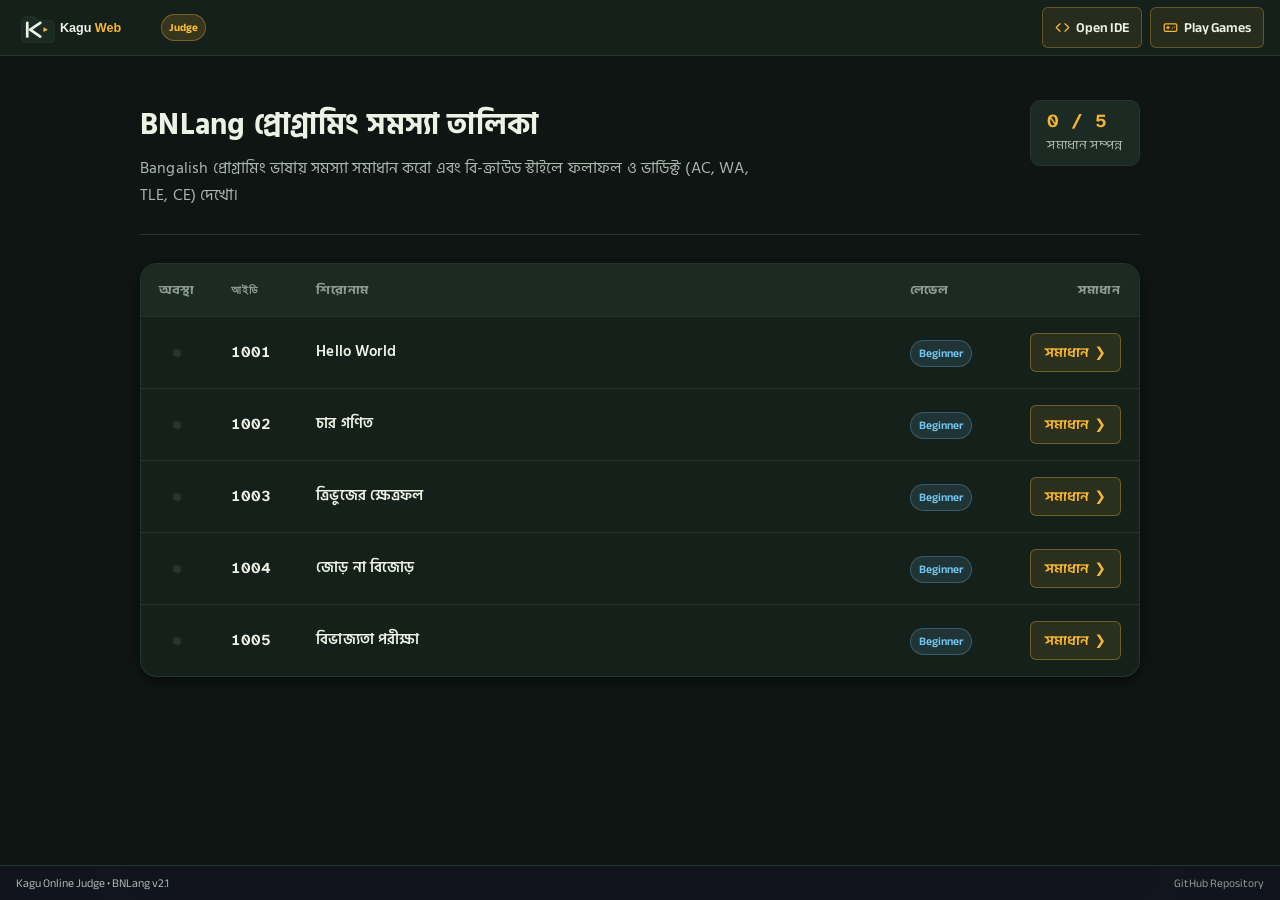
<file: problems.html>
<!DOCTYPE html>
<html lang="bn">
<head>
    <meta charset="UTF-8">
    <meta name="viewport" content="width=device-width, initial-scale=1.0">
    <title>BNLang Problems — Kagu Online Judge</title>
    
    <meta name="description" content="Solve Bangalish (BNLang) programming challenges directly in your browser with automated judging, sample checks, and instant verdicts.">
    <meta name="theme-color" content="#0e1512">
    <meta name="color-scheme" content="dark">
    
    <link rel="icon" href="favicon.ico" sizes="any">
    <link rel="icon" type="image/svg+xml" href="assets/favicon.svg">
    <link rel="stylesheet" href="style.css">
    <link rel="stylesheet" href="css/judge.css">
    
    <link rel="preconnect" href="https://fonts.googleapis.com">
    <link rel="preconnect" href="https://fonts.gstatic.com" crossorigin>
    <link href="https://fonts.googleapis.com/css2?family=Anek+Bangla:wght@400;500;600;700&family=Atkinson+Hyperlegible+Mono:wght@400;700&family=Hind+Siliguri:wght@400;500;600;700&display=swap" rel="stylesheet">
</head>
<body>
    <!-- Top Header -->
    <header>
        <div class="brand">
            <h1 class="brand-title">
                <a href="index.html" class="brand-logo" aria-label="Kagu Web Home">
                    <img src="assets/logo.svg" alt="Kagu Web" class="brand-logo-img" height="36">
                    <span class="sr-only">Kagu Web Online Judge</span>
                </a>
            </h1>
            <span class="badge-version" title="Online Judge">Judge</span>
        </div>

        <div class="controls">
            <a href="index.html" class="btn-game" title="Go to IDE">
                <svg width="15" height="15" viewBox="0 0 24 24" fill="none" stroke="currentColor" stroke-width="2" stroke-linecap="round" stroke-linejoin="round">
                    <polyline points="16 18 22 12 16 6"></polyline>
                    <polyline points="8 6 2 12 8 18"></polyline>
                </svg>
                <span>Open IDE</span>
            </a>
            <a href="https://game-hub-azure-iota.vercel.app/" target="_blank" rel="noopener noreferrer" class="btn-game" title="Play Games">
                <svg width="15" height="15" viewBox="0 0 24 24" fill="none" stroke="currentColor" stroke-width="2" stroke-linecap="round" stroke-linejoin="round">
                    <line x1="6" y1="12" x2="10" y2="12"></line>
                    <line x1="8" y1="10" x2="8" y2="14"></line>
                    <line x1="15" y1="13" x2="15.01" y2="13"></line>
                    <line x1="18" y1="11" x2="18.01" y2="11"></line>
                    <rect x="2" y="6" width="20" height="12" rx="2"></rect>
                </svg>
                <span>Play Games</span>
            </a>
        </div>
    </header>

    <!-- Main Content -->
    <main style="display:block; overflow-y:auto; height:calc(100vh - 56px - 28px); background:var(--bg-base);">
        <div class="problems-container">
            <!-- Hero Header -->
            <div class="problems-hero">
                <div class="problems-hero-text">
                    <h2 class="bangla-text">BNLang প্রোগ্রামিং সমস্যা তালিকা</h2>
                    <p class="bangla-text">
                        Bangalish প্রোগ্রামিং ভাষায় সমস্যা সমাধান করো এবং বি-ক্রাউড স্টাইলে ফলাফল ও ভার্ডিক্ট (AC, WA, TLE, CE) দেখো।
                    </p>
                </div>
                <div class="problems-stats">
                    <div class="stat-pill">
                        <div>
                            <div class="stat-pill-num" id="solved-count">0 / 5</div>
                            <div class="stat-pill-label">সমাধান সম্পন্ন</div>
                        </div>
                    </div>
                </div>
            </div>

            <!-- Table Card -->
            <div class="problems-table-card">
                <table class="problems-table" id="problems-table">
                    <thead>
                        <tr>
                            <th class="col-status">অবস্থা</th>
                            <th class="col-id">আইডি</th>
                            <th class="col-title">শিরোনাম</th>
                            <th class="col-level">লেভেল</th>
                            <th class="col-action">সমাধান</th>
                        </tr>
                    </thead>
                    <tbody id="problems-tbody">
                        <tr>
                            <td colspan="5" style="text-align:center; padding:32px; color:var(--text-faint);">
                                প্রবলেম তালিকা লোড হচ্ছে...
                            </td>
                        </tr>
                    </tbody>
                </table>
            </div>
        </div>
    </main>

    <!-- Footer Bar -->
    <footer class="timing-bar">
        <span>Kagu Online Judge • BNLang v2.1</span>
        <div class="footer-links">
            <a href="https://github.com/ibra-cium/kagu-web" target="_blank" rel="noopener noreferrer" class="footer-link">
                <span>GitHub Repository</span>
            </a>
        </div>
    </footer>

    <script>
        function getSolvedIds() {
            try {
                const raw = localStorage.getItem('kagu.judge.solved');
                return raw ? JSON.parse(raw) : [];
            } catch (e) {
                console.warn('Could not read solved items from localStorage', e);
                return [];
            }
        }

        async function loadProblems() {
            const tbody = document.getElementById('problems-tbody');
            const solvedCountEl = document.getElementById('solved-count');

            try {
                const res = await fetch('problems/index.json');
                const list = await res.json();
                const solvedList = getSolvedIds().map(Number);

                const solvedTotal = list.filter(p => solvedList.includes(Number(p.id))).length;
                solvedCountEl.textContent = `${solvedTotal} / ${list.length}`;

                tbody.innerHTML = '';
                list.forEach(p => {
                    const isSolved = solvedList.includes(Number(p.id));
                    const tr = document.createElement('tr');
                    tr.className = 'problem-row';
                    const isClean = !window.location.pathname.endsWith('.html');
                    const targetUrl = isClean ? `problem?id=${p.id}#${p.id}` : `problem.html?id=${p.id}#${p.id}`;

                    const recordAndGo = (e) => {
                        try {
                            sessionStorage.setItem('kagu.judge.currentProblem', String(p.id));
                            localStorage.setItem('kagu.judge.currentProblem', String(p.id));
                        } catch (err) {}
                    };

                    tr.onclick = (e) => {
                        recordAndGo(e);
                        if (!e.target.closest('a')) {
                            window.location.href = targetUrl;
                        }
                    };

                    tr.innerHTML = `
                        <td class="col-status">
                            ${isSolved 
                                ? '<span class="status-check" title="সমাধান হয়েছে">✓</span>' 
                                : '<span class="status-unsolved" title="অসম্পূর্ণ"></span>'}
                        </td>
                        <td class="col-id">${p.id}</td>
                        <td class="col-title bangla-text">
                            <a href="${targetUrl}" onclick="try{sessionStorage.setItem('kagu.judge.currentProblem','${p.id}');localStorage.setItem('kagu.judge.currentProblem','${p.id}');}catch(e){}" style="color:inherit; text-decoration:none;">
                                ${p.title}
                            </a>
                        </td>
                        <td class="col-level">
                            <span class="badge-level">${p.level || 'Beginner'}</span>
                        </td>
                        <td class="col-action">
                            <a href="${targetUrl}" onclick="try{sessionStorage.setItem('kagu.judge.currentProblem','${p.id}');localStorage.setItem('kagu.judge.currentProblem','${p.id}');}catch(e){}" class="btn-solve">
                                <span>সমাধান</span>
                                <span>❯</span>
                            </a>
                        </td>
                    `;
                    tbody.appendChild(tr);
                });
            } catch (err) {
                tbody.innerHTML = `<tr><td colspan="5" style="text-align:center; padding:32px; color:var(--accent-rose);">তালিকা লোড করতে সমস্যা হয়েছে: ${err.message}</td></tr>`;
            }
        }

        document.addEventListener('DOMContentLoaded', loadProblems);
    </script>
</body>
</html>
</file>
<file: style.css>
:root {
    --bg-base: #0E1512;
    --bg-surface: #15201B;
    --bg-surface-raised: #1C2A24;
    --bg-surface-hover: #26362F;
    --bg-editor: #0B110F;
    
    --border-subtle: #26362F;
    --border-medium: rgba(255, 255, 255, 0.15);
    --border-focus: #F5B731;
    
    --text-main: #EEF2E6;
    --text-muted: #A9B8AE;
    --text-faint: #8A9B92;
    
    --brand-gradient: none;
    --accent-indigo: #F5B731;
    --accent-indigo-hover: #E0A21C;
    --accent-emerald: #9BDD74;
    --accent-amber: #FFA85E;
    --accent-rose: #FF7A73;
    --accent-cyan: #72C6F2;
    
    --radius-sm: 6px;
    --radius-md: 10px;
    --radius-lg: 16px;
    --radius-full: 9999px;
    
    --shadow-sm: 0 1px 2px 0 rgba(0, 0, 0, 0.4);
    --shadow-md: 0 4px 16px -2px rgba(0, 0, 0, 0.5), 0 2px 4px -2px rgba(0, 0, 0, 0.3);
    --shadow-glow: none;
    
    --font-ui: 'Anek Bangla', system-ui, -apple-system, BlinkMacSystemFont, 'Segoe UI', Roboto, sans-serif;
    --font-mono: 'Atkinson Hyperlegible Mono', 'JetBrains Mono', 'Fira Code', monospace;

    /* Syntax highlighting token colors - Rickshaw Dhaka Night */
    --hl-comment: #8A9B92;
    --hl-string: #9BDD74;
    --hl-number: #FFA85E;
    --hl-type: #72C6F2;
    --hl-control: #FF85BF;
    --hl-logic: #C9A2FF;
    --hl-io: #F5B731;
    --hl-builtin: #5FD6C8;
    --hl-ident: #EEF2E6;
    --hl-punct: #A9B8AE;

    --editor-font-size: 0.88rem;
}

* {
    box-sizing: border-box;
    margin: 0;
    padding: 0;
    -webkit-tap-highlight-color: transparent;
}

/* ============================================================
   Custom Scrollbars
   ============================================================ */
* {
    scrollbar-width: thin;
    scrollbar-color: rgba(255, 255, 255, 0.12) transparent;
}

::-webkit-scrollbar {
    width: 7px;
    height: 7px;
}

::-webkit-scrollbar-track {
    background: transparent;
}

::-webkit-scrollbar-thumb {
    background: rgba(255, 255, 255, 0.12);
    border-radius: 4px;
}

::-webkit-scrollbar-thumb:hover {
    background: rgba(255, 255, 255, 0.22);
}

::-webkit-scrollbar-corner {
    background: transparent;
}

body {
    background-color: var(--bg-base);
    color: var(--text-main);
    font-family: var(--font-ui);
    height: 100vh;
    height: 100dvh;
    display: flex;
    flex-direction: column;
    overflow: hidden;
    background-image: url('assets/bg-pattern.svg');
    background-repeat: no-repeat;
    background-size: cover;
    background-position: center;
}

/* ============================================================
   Header
   ============================================================ */
header {
    position: relative;
    background: var(--bg-surface);
    backdrop-filter: blur(12px);
    -webkit-backdrop-filter: blur(12px);
    border-bottom: 1px solid var(--border-subtle);
    height: 56px;
    padding: 0 16px;
    padding-left: calc(16px + env(safe-area-inset-left, 0px));
    padding-right: calc(16px + env(safe-area-inset-right, 0px));
    display: flex;
    justify-content: space-between;
    align-items: center;
    gap: 0;
    flex-shrink: 0;
    z-index: 20;
}

.brand {
    display: flex;
    align-items: center;
    gap: 10px;
    flex-shrink: 0;
    margin-right: 14px;
}

.brand-logo {
    display: flex;
    align-items: center;
    text-decoration: none;
    flex-shrink: 0;
}

.brand-logo-img {
    display: block;
    width: auto;
    height: 36px;
    /* Constrain max width so the wordmark doesn't overflow on small screens */
    max-width: 180px;
    object-fit: contain;
}

.brand-title {
    margin: 0;
    padding: 0;
    font-size: 1rem;
    font-weight: normal;
    display: flex;
    align-items: center;
}

.badge-version {
    background: rgba(245, 183, 49, 0.15);
    border: 1px solid rgba(245, 183, 49, 0.35);
    color: #F5B731;
    font-size: 0.68rem;
    font-weight: 700;
    padding: 2px 7px;
    border-radius: var(--radius-full);
}

/* Visually Hidden Utility for Search Engine Crawlers & Screen Readers */
.sr-only {
    position: absolute;
    width: 1px;
    height: 1px;
    padding: 0;
    margin: -1px;
    overflow: hidden;
    clip: rect(0, 0, 0, 0);
    white-space: nowrap;
    border-width: 0;
}

/* ============================================================
   Dhaka Cityscape: Full-Width, Full-Height Looping Animation
   ============================================================ */
.dhaka-city-bar {
    flex: 1;
    height: 100%;
    margin: 0;
    position: relative;
    overflow: hidden;
    background: #070e17;
    border-left: 1px solid rgba(245, 183, 49, 0.22);
    border-right: 1px solid rgba(245, 183, 49, 0.22);
    box-shadow: inset 0 3px 10px rgba(0, 0, 0, 0.85);
    display: flex;
    align-items: center;
    user-select: none;
}

.city-svg {
    width: 100%;
    height: 100%;
    display: block;
    pointer-events: none;
}

/* ============================================================
   METRO RAIL REVERSING LOOP:
   - Starts at West terminus (x = -130px)
   - Travels East across the city to the Station at x = 740px
   - Stops and dwells at the Station for passenger boarding
   - Headlight switches and train departs West back to the terminus
   - Dwells at terminus, then repeats the loop!
   ============================================================ */
.metro-train-track {
    width: 100%;
    height: 100%;
}

.metro-train-loop {
    animation: metroStationLoop 20s cubic-bezier(0.42, 0.08, 0.58, 0.92) infinite;
}

@keyframes metroStationLoop {
    /* 0% - 35%: Eastbound trip towards station */
    0% {
        transform: translateX(-130px);
    }
    35% {
        transform: translateX(740px); /* Arrived at station platform */
    }
    /* 35% - 48%: Stopped at Station (dwell / passenger boarding) */
    48% {
        transform: translateX(740px);
    }
    /* 48% - 83%: Westbound trip back to terminal */
    83% {
        transform: translateX(-130px); /* Arrived back at west terminal */
    }
    /* 83% - 97%: Stopped at west terminal */
    97%, 100% {
        transform: translateX(-130px);
    }
}


/* ============================================================
   TWO-WAY VEHICLE TRAFFIC (রিকশা ও সিএনজি)
   ============================================================ */

/* Westbound Green CNG (Upper lane, right to left) */
.traffic-west-cng {
    animation: cngWestTraffic 11s linear infinite;
}
@keyframes cngWestTraffic {
    0% { transform: translateX(1050px); opacity: 0; }
    3% { opacity: 1; }
    97% { opacity: 1; }
    100% { transform: translateX(-60px); opacity: 0; }
}

/* Westbound Dhaka Rickshaw (Upper lane, right to left) */
.traffic-west-rickshaw {
    animation: rickshawWestTraffic 18s linear infinite 3.5s;
}
@keyframes rickshawWestTraffic {
    0% { transform: translateX(1050px); opacity: 0; }
    3% { opacity: 1; }
    97% { opacity: 1; }
    100% { transform: translateX(-50px); opacity: 0; }
}

.rickshaw-wheel-west {
    transform-box: fill-box;
    transform-origin: center;
    animation: spinWheelCounterClockwise 0.7s linear infinite;
}
@keyframes spinWheelCounterClockwise {
    0% { transform: rotate(0deg); }
    100% { transform: rotate(-360deg); }
}

/* Eastbound Colorful Dhaka Rickshaw (Lower lane, left to right) */
.traffic-east-rickshaw {
    animation: rickshawEastTraffic 17s linear infinite 1s;
}
@keyframes rickshawEastTraffic {
    0% { transform: translateX(-60px); opacity: 0; }
    3% { opacity: 1; }
    97% { opacity: 1; }
    100% { transform: translateX(1050px); opacity: 0; }
}

.rickshaw-wheel-east {
    transform-box: fill-box;
    transform-origin: center;
    animation: spinWheelClockwise 0.7s linear infinite;
}
@keyframes spinWheelClockwise {
    0% { transform: rotate(0deg); }
    100% { transform: rotate(360deg); }
}

/* Eastbound Green CNG (Lower lane, left to right) */
.traffic-east-cng {
    animation: cngEastTraffic 12s linear infinite 5s;
}
@keyframes cngEastTraffic {
    0% { transform: translateX(-70px); opacity: 0; }
    3% { opacity: 1; }
    97% { opacity: 1; }
    100% { transform: translateX(1060px); opacity: 0; }
}

/* Twinkling Stars & Aviation Beacon */
.star-1 { animation: starTwinkle 2.5s ease-in-out infinite; }
.star-2 { animation: starTwinkle 3.2s ease-in-out infinite 0.8s; }
.star-3 { animation: starTwinkle 4s ease-in-out infinite 1.5s; }

@keyframes starTwinkle {
    0%, 100% { opacity: 0.35; }
    50% { opacity: 1; }
}

.antenna-beacon {
    animation: beaconBlink 1.4s steps(1) infinite;
}
@keyframes beaconBlink {
    0%, 100% { opacity: 1; fill: #ff4d4d; }
    50% { opacity: 0.15; fill: #5c1818; }
}

.controls {
    display: flex;
    align-items: center;
    gap: 8px;
    flex-shrink: 0;
    margin-left: 14px;
    flex-wrap: nowrap;
}

select, input, button {
    font-family: var(--font-ui);
    font-size: 0.86rem;
    border-radius: var(--radius-sm);
    border: 1px solid var(--border-subtle);
    background-color: var(--bg-surface-raised);
    color: var(--text-main);
    padding: 7px 12px;
    outline: none;
    transition: all 0.18s ease;
}

select {
    cursor: pointer;
    min-width: 170px;
    max-width: 240px;
    text-overflow: ellipsis;
}

select:hover {
    border-color: var(--border-medium);
}

button:focus-visible, select:focus-visible, input:focus-visible, textarea:focus-visible {
    outline: 2px solid #F5B731;
    outline-offset: 2px;
}

button {
    font-weight: 600;
    cursor: pointer;
    display: inline-flex;
    align-items: center;
    justify-content: center;
    gap: 6px;
    user-select: none;
}

button:active {
    transform: scale(0.97);
}

button.btn-primary {
    background: #F5B731;
    border: 1px solid #E0A21C;
    color: #1B1403;
    box-shadow: none;
    padding: 8px 16px;
    font-weight: 700;
}

button.btn-primary:hover {
    background: #E0A21C;
    box-shadow: none;
}

button.btn-secondary {
    background-color: var(--bg-surface-raised);
    color: var(--text-main);
    border-color: var(--border-subtle);
}

button.btn-secondary:hover {
    background-color: var(--bg-surface-hover);
    color: var(--text-main);
    border-color: var(--border-medium);
}

.btn-game {
    font-family: var(--font-ui);
    font-size: 0.86rem;
    font-weight: 600;
    border-radius: var(--radius-sm);
    border: 1px solid rgba(245, 183, 49, 0.3);
    background: rgba(245, 183, 49, 0.08);
    color: var(--text-main);
    padding: 7px 12px;
    text-decoration: none;
    display: inline-flex;
    align-items: center;
    justify-content: center;
    gap: 6px;
    user-select: none;
    transition: all 0.18s ease;
    cursor: pointer;
    white-space: nowrap;
}

.btn-game svg {
    color: #F5B731;
    transition: transform 0.22s ease, color 0.22s ease;
}

.btn-game:hover {
    background: rgba(245, 183, 49, 0.18);
    border-color: rgba(245, 183, 49, 0.6);
    color: #F5B731;
    box-shadow: none;
}

.btn-game:hover svg {
    transform: rotate(-12deg) scale(1.15);
}

.btn-game:active {
    transform: scale(0.97);
}


/* ============================================================
   Mobile View Switcher
   ============================================================ */
.mobile-nav-segmented {
    display: none;
    background: var(--bg-surface-raised);
    border: 1px solid var(--border-subtle);
    border-radius: var(--radius-sm);
    padding: 3px;
    gap: 3px;
}

.segment-btn {
    flex: 1;
    padding: 6px 12px;
    font-size: 0.82rem;
    font-weight: 600;
    border: none;
    background: transparent;
    color: var(--text-muted);
    border-radius: 4px;
    display: inline-flex;
    align-items: center;
    justify-content: center;
    gap: 6px;
    cursor: pointer;
    transition: all 0.18s ease;
}

.segment-btn.active {
    background: #1C2A24;
    color: #F5B731;
    box-shadow: inset 0 -2px 0 #F5B731;
}

/* ============================================================
   Main Layout
   ============================================================ */
main {
    flex: 1;
    display: flex;
    gap: 0;
    padding: 12px 16px;
    min-height: 0;
    position: relative;
}

/* ============================================================
   Card Panels (Editor & Output/C)
   ============================================================ */
.panel {
    flex: 1;
    display: flex;
    flex-direction: column;
    background: var(--bg-surface);
    border: 1px solid var(--border-subtle);
    border-radius: var(--radius-md);
    box-shadow: var(--shadow-md);
    overflow: hidden;
    min-width: 0;
    position: relative;
    z-index: 1;
    transition: border-color 0.2s ease;
}

.panel:hover {
    border-color: var(--border-medium);
}

.panel:focus-within {
    border-color: rgba(245, 183, 49, 0.4);
}

/* ============================================================
   Panel Divider (Resizable)
   ============================================================ */
.panel-divider {
    width: 12px;
    flex-shrink: 0;
    cursor: col-resize;
    display: flex;
    align-items: center;
    justify-content: center;
    position: relative;
    z-index: 5;
    user-select: none;
    -webkit-user-select: none;
}

.panel-divider::before {
    content: '';
    width: 4px;
    height: 40px;
    background: rgba(255, 255, 255, 0.12);
    border-radius: 2px;
    transition: background 0.2s, height 0.2s;
}

.panel-divider:hover::before,
.panel-divider.dragging::before {
    background: var(--accent-indigo);
    height: 60px;
    box-shadow: none;
}

.panel-divider.dragging {
    cursor: col-resize;
}

/* ============================================================
   Panel Header & Liquid Glass Toolbar
   ============================================================ */
.panel-header {
    display: flex;
    justify-content: space-between;
    align-items: center;
    padding: 8px 16px;
    background: var(--bg-surface-raised);
    border-bottom: 1px solid var(--border-subtle);
    flex-shrink: 0;
    min-height: 44px;
    position: relative;
    z-index: 3;
}

.panel-title {
    font-size: 0.8rem;
    font-weight: 600;
    text-transform: uppercase;
    letter-spacing: 0.6px;
    color: var(--text-muted);
    display: flex;
    align-items: center;
    gap: 6px;
}

.editor-toolbar {
    display: flex;
    align-items: center;
    gap: 5px;
}

.toolbar-btn {
    background: transparent;
    border: 1px solid transparent;
    color: var(--text-muted);
    padding: 3px 8px;
    font-size: 0.72rem;
    font-weight: 600;
    border-radius: 4px;
    display: inline-flex;
    align-items: center;
    justify-content: center;
    gap: 3px;
    min-width: 28px;
    min-height: 26px;
    cursor: pointer;
    transition: all 0.15s ease;
    font-family: var(--font-mono);
}

.toolbar-btn:hover {
    color: var(--text-main);
    border-color: var(--border-subtle);
    background: var(--bg-surface-hover);
}

.toolbar-btn:active {
    transform: translateY(0);
}

.toolbar-btn.active {
    color: #F5B731;
    border-color: var(--border-subtle);
    background: var(--bg-surface-hover);
    box-shadow: none;
}

.toolbar-sep {
    width: 1px;
    height: 18px;
    background: rgba(255, 255, 255, 0.08);
    margin: 0 4px;
}

.panel-body {
    flex: 1;
    display: flex;
    flex-direction: column;
    min-height: 0;
    position: relative;
    background: transparent;
    z-index: 2;
}

/* ============================================================
   Editor Container, Line Numbers & Syntax Highlight Overlay
   ============================================================ */
.editor-container {
    flex: 1;
    display: flex;
    min-height: 0;
    position: relative;
    background: transparent;
}

.line-numbers {
    width: 44px;
    padding: 12px 8px 12px 0;
    text-align: right;
    font-family: var(--font-mono);
    font-size: var(--editor-font-size);
    line-height: 1.55;
    color: var(--text-faint);
    background: rgba(0, 0, 0, 0.2);
    border-right: 1px solid var(--border-subtle);
    user-select: none;
    overflow: hidden;
    flex-shrink: 0;
    transition: width 0.2s, opacity 0.2s;
}

.line-numbers.hidden {
    width: 0;
    opacity: 0;
    padding: 0;
    border-right: none;
    overflow: hidden;
}

/* The wrapper that holds both the highlight layer and the textarea */
.editor-scroll-wrapper {
    flex: 1;
    position: relative;
    min-width: 0;
    overflow: hidden;
}

/* Highlight layer: sits behind the textarea */
#highlight-layer {
    position: absolute;
    top: 0;
    left: 0;
    right: 0;
    bottom: 0;
    margin: 0;
    padding: 12px 14px;
    font-family: var(--font-mono);
    font-size: var(--editor-font-size);
    line-height: 1.55;
    white-space: pre;
    color: var(--hl-ident);
    background: transparent;
    border: none;
    overflow: hidden;
    pointer-events: none;
    z-index: 1;
    word-break: normal;
    tab-size: 4;
    -moz-tab-size: 4;
}

#highlight-layer code {
    display: block;
    font-family: inherit;
    font-size: inherit;
    line-height: inherit;
    white-space: inherit;
    tab-size: inherit;
    -moz-tab-size: inherit;
    color: inherit;
}

textarea#src {
    position: relative;
    z-index: 2;
    flex: 1;
    width: 100%;
    height: 100%;
    display: block;
    background: transparent;
    color: transparent;
    caret-color: #e2e8f0;
    border: none;
    outline: none;
    padding: 12px 14px;
    font-family: var(--font-mono);
    font-size: var(--editor-font-size);
    line-height: 1.55;
    resize: none;
    tab-size: 4;
    -moz-tab-size: 4;
    white-space: pre;
    overflow: auto;
}

textarea#src::placeholder {
    color: var(--text-faint);
}

textarea#src::selection {
    background: rgba(99, 102, 241, 0.35);
    color: transparent;
}

textarea#src::-moz-selection {
    background: rgba(99, 102, 241, 0.35);
    color: transparent;
}

/* Word-wrap mode */
.editor-container.wrap-on textarea#src,
.editor-container.wrap-on #highlight-layer {
    white-space: pre-wrap;
    overflow-wrap: break-word;
    word-break: break-all;
}

/* Syntax token classes */
.hl-comment { color: var(--hl-comment); font-style: italic; }
.hl-string  { color: var(--hl-string); }
.hl-number  { color: var(--hl-number); }
.hl-type    { color: var(--hl-type); }
.hl-control { color: var(--hl-control); }
.hl-logic   { color: var(--hl-logic); }
.hl-io      { color: var(--hl-io); }
.hl-builtin { color: var(--hl-builtin); }
.hl-ident   { color: var(--hl-ident); }
.hl-punct   { color: var(--hl-punct); }

/* ============================================================
   Tabs
   ============================================================ */
.tabs {
    display: flex;
    gap: 5px;
    overflow-x: auto;
    scrollbar-width: none;
    -webkit-overflow-scrolling: touch;
    scroll-behavior: smooth;
}
.tabs::-webkit-scrollbar {
    display: none;
}

.tab-btn {
    background: transparent;
    border: 1px solid transparent;
    color: var(--text-muted);
    font-size: 0.78rem;
    font-weight: 600;
    padding: 5px 12px;
    border-radius: 6px;
    cursor: pointer;
    white-space: nowrap;
    transition: all 0.15s ease;
}

.tab-btn:hover {
    color: var(--text-main);
    background: var(--bg-surface-hover);
}

.tab-btn.active {
    background: var(--bg-surface-hover);
    border: 1px solid var(--border-subtle);
    color: #F5B731;
    box-shadow: none;
}

/* ============================================================
   Status Bar
   ============================================================ */
.status-pill {
    display: inline-flex;
    align-items: center;
    gap: 6px;
    padding: 3px 10px;
    border-radius: var(--radius-full);
    background: var(--bg-surface-raised);
    border: 1px solid var(--border-subtle);
    font-size: 0.75rem;
    color: var(--text-muted);
    font-weight: 500;
}

.status-dot {
    width: 7px;
    height: 7px;
    border-radius: 50%;
    background-color: var(--accent-emerald);
    box-shadow: none;
}

.status-dot.loading {
    background-color: var(--accent-amber);
    box-shadow: none;
    animation: pulse 1s infinite;
}

.status-dot.waiting {
    background-color: var(--accent-cyan);
    box-shadow: none;
    animation: pulse 1s infinite;
}

.status-dot.error {
    background-color: var(--accent-rose);
    box-shadow: none;
}

@keyframes pulse {
    0%, 100% { opacity: 0.4; }
    50% { opacity: 1; }
}

/* ============================================================
   Interactive Terminal Prompt & Input
   ============================================================ */
.term-transcript {
    white-space: pre-wrap;
    word-break: break-word;
}

.term-user-line {
    display: inline-flex;
    align-items: center;
    gap: 6px;
    margin: 2px 0;
}

.term-user-echo {
    color: #72C6F2;
    font-weight: 600;
}

.term-prompt {
    color: #F5B731;
    font-weight: 700;
    user-select: none;
}

.term-input-line {
    display: flex;
    align-items: center;
    gap: 8px;
    margin-top: 8px;
    padding: 6px 12px;
    background: var(--bg-surface-raised);
    border: 1px solid var(--border-subtle);
    border-radius: 6px;
}

.term-input-field {
    flex: 1;
    background: transparent;
    border: none;
    outline: none;
    color: #72C6F2;
    font-family: var(--font-mono);
    font-size: 0.88rem;
    padding: 2px 4px;
}

.term-input-field::placeholder {
    color: var(--text-faint);
    font-style: italic;
    font-size: 0.82rem;
}

.term-submit-btn {
    background: #F5B731;
    color: #1B1403;
    border: none;
    border-radius: 5px;
    padding: 5px 12px;
    font-size: 0.76rem;
    font-weight: 700;
    cursor: pointer;
    display: inline-flex;
    align-items: center;
    gap: 4px;
    box-shadow: none;
    transition: background 0.15s, transform 0.1s;
}

.term-submit-btn:hover {
    background: #E0A21C;
    box-shadow: none;
}

.term-submit-btn:active {
    transform: scale(0.96);
}

.term-stopped {
    color: var(--text-muted);
    font-style: italic;
    display: block;
    margin-top: 4px;
}

.icon-btn {
    background: transparent;
    border: 1px solid var(--border-subtle);
    color: var(--text-muted);
    padding: 4px 9px;
    font-size: 0.75rem;
    font-weight: 600;
    border-radius: 6px;
    display: inline-flex;
    align-items: center;
    gap: 5px;
    cursor: pointer;
    transition: all 0.15s ease;
}

.icon-btn:hover {
    color: var(--text-main);
    border-color: var(--border-medium);
    background: var(--bg-surface-hover);
    box-shadow: none;
}

.icon-btn:active {
    transform: translateY(0);
}

/* ============================================================
   Code Viewers & Output Placeholder
   ============================================================ */
.code-view {
    flex: 1;
    background: transparent;
    color: #cbd5e1;
    padding: 14px;
    font-family: var(--font-mono);
    font-size: 0.88rem;
    line-height: 1.5;
    overflow: auto;
    margin: 0;
    white-space: pre-wrap;
    word-break: break-word;
    display: none;
    position: relative;
    z-index: 2;
    transition: opacity 0.2s ease, filter 0.2s ease;
}

.code-view.active {
    display: block;
}

.code-view.outdated-output {
    opacity: 0.55;
    filter: grayscale(0.4);
}

.outdated-banner {
    display: inline-flex;
    align-items: center;
    gap: 6px;
    padding: 2px 8px;
    background: rgba(245, 183, 49, 0.15);
    border: 1px solid #F5B731;
    color: #F5B731;
    border-radius: var(--radius-full);
    font-size: 0.72rem;
    font-weight: 600;
}

/* Empty-state placeholder for output */
.code-view.active:empty::before {
    content: attr(data-placeholder);
    color: var(--text-faint);
    font-style: italic;
    pointer-events: none;
}

/* ============================================================
   Error Console
   ============================================================ */
#err {
    display: none;
    max-height: 180px;
    overflow-y: auto;
    background: #150a0e;
    border-top: 1px solid rgba(255, 122, 115, 0.35);
    padding: 8px 16px;
    flex-shrink: 0;
    box-shadow: 0 -4px 12px rgba(0, 0, 0, 0.3);
}

#err.has-errors {
    display: block;
}

.error-card {
    background: rgba(255, 122, 115, 0.08);
    border: 1px solid rgba(255, 122, 115, 0.2);
    border-left: 3px solid var(--accent-rose);
    padding: 8px 12px;
    margin-bottom: 6px;
    border-radius: 0 6px 6px 0;
    font-family: var(--font-mono);
    font-size: 0.82rem;
    cursor: pointer;
    transition: transform 0.15s ease, background 0.15s ease, border-color 0.15s ease;
}

.error-card:hover {
    background: rgba(255, 122, 115, 0.14);
    border-color: rgba(255, 122, 115, 0.4);
    transform: translateX(2px);
}

.error-card:last-child {
    margin-bottom: 0;
}

.error-header {
    display: flex;
    gap: 8px;
    align-items: center;
    margin-bottom: 3px;
}

.error-badge {
    background: #FF7A73;
    color: #2A0806;
    font-size: 0.65rem;
    font-weight: 800;
    padding: 1px 6px;
    border-radius: 3px;
    text-transform: uppercase;
    letter-spacing: 0.4px;
}

.error-loc {
    color: #FF85BF;
    font-weight: 600;
}

.error-jump-hint {
    margin-left: auto;
    font-size: 0.7rem;
    color: var(--text-muted);
    opacity: 0.8;
}

.error-card:hover .error-jump-hint {
    opacity: 1;
    color: var(--accent-indigo);
}

.error-msg {
    color: #fecdd3;
    white-space: pre-wrap;
}

.error-sug {
    color: #9BDD74;
    font-size: 0.78rem;
    margin-top: 3px;
    font-style: italic;
}

.errors-fold-toggle {
    background: var(--bg-surface-raised);
    border: 1px solid var(--border-subtle);
    color: var(--text-muted);
    font-size: 0.76rem;
    padding: 5px 10px;
    border-radius: var(--radius-sm);
    margin-top: 6px;
    width: 100%;
    cursor: pointer;
    display: flex;
    align-items: center;
    justify-content: center;
    gap: 6px;
}

.errors-fold-toggle:hover {
    color: var(--text-main);
    border-color: var(--border-medium);
}

.folded-errors-list {
    display: none;
    margin-top: 6px;
    flex-direction: column;
    gap: 6px;
}

.folded-errors-list.open {
    display: flex;
}

/* ============================================================
   Footer / Timing
   ============================================================ */
footer.timing-bar {
    background: rgba(18, 21, 31, 0.9);
    backdrop-filter: blur(8px);
    border-top: 1px solid var(--border-subtle);
    padding: 6px 16px;
    padding-left: calc(16px + env(safe-area-inset-left, 0px));
    padding-right: calc(16px + env(safe-area-inset-right, 0px));
    padding-bottom: calc(6px + env(safe-area-inset-bottom, 0px));
    font-size: 0.74rem;
    color: var(--text-muted);
    display: flex;
    justify-content: space-between;
    align-items: center;
    flex-shrink: 0;
}

.shortcut-hint {
    color: var(--text-faint);
}

kbd {
    background: rgba(255, 255, 255, 0.1);
    padding: 1px 5px;
    border-radius: 3px;
    font-size: 0.7rem;
    border: 1px solid rgba(255, 255, 255, 0.08);
}

.footer-links {
    display: flex;
    align-items: center;
    gap: 12px;
}

.footer-link {
    color: var(--text-faint);
    text-decoration: none;
    display: inline-flex;
    align-items: center;
    gap: 5px;
    font-size: 0.72rem;
    transition: color 0.15s ease;
}

.footer-link:hover {
    color: var(--accent-indigo);
}

/* ============================================================
   Cheatsheet Modal
   ============================================================ */
.modal-backdrop {
    display: none;
    position: fixed;
    top: 0; left: 0; right: 0; bottom: 0;
    background: rgba(0, 0, 0, 0.75);
    backdrop-filter: blur(5px);
    -webkit-backdrop-filter: blur(5px);
    z-index: 100;
    justify-content: center;
    align-items: center;
    padding: 16px;
}

.modal-backdrop.open {
    display: flex;
    animation: fadeIn 0.2s ease-out;
}

.modal-content {
    background: var(--bg-surface);
    border: 1px solid var(--border-medium);
    border-radius: var(--radius-lg);
    width: 820px;
    max-width: 100%;
    max-height: 88vh;
    display: flex;
    flex-direction: column;
    box-shadow: 0 20px 40px rgba(0, 0, 0, 0.6);
    overflow: hidden;
}

.modal-header {
    padding: 14px 20px;
    border-bottom: 1px solid var(--border-subtle);
    background: var(--bg-surface-raised);
    display: flex;
    justify-content: space-between;
    align-items: center;
}

.modal-header h2 {
    font-size: 1.05rem;
    font-weight: 700;
    color: var(--text-main);
    display: flex;
    align-items: center;
    gap: 8px;
}

.modal-body {
    padding: 18px 20px;
    overflow-y: auto;
    font-size: 0.86rem;
}

.sheet-grid {
    display: grid;
    grid-template-columns: repeat(auto-fit, minmax(320px, 1fr));
    gap: 14px;
}

.sheet-card {
    background: var(--bg-surface-raised);
    border: 1px solid var(--border-subtle);
    border-radius: var(--radius-md);
    padding: 12px 14px;
    transition: transform 0.15s ease, border-color 0.15s ease;
}

.sheet-card:hover {
    border-color: rgba(99, 102, 241, 0.4);
    transform: translateY(-1px);
}

.sheet-card h3 {
    font-size: 0.84rem;
    font-weight: 700;
    color: #F5B731;
    margin-bottom: 8px;
    text-transform: uppercase;
    letter-spacing: 0.5px;
}

.sheet-card > code {
    display: block;
    background: var(--bg-editor);
    padding: 6px 8px;
    border-radius: 4px;
    font-family: var(--font-mono);
    font-size: 0.8rem;
    margin-top: 4px;
    color: #EEF2E6;
    border-left: 2px solid var(--accent-indigo);
}

.sheet-card p code {
    display: inline;
    background: var(--bg-editor);
    padding: 2px 5px;
    border-radius: 3px;
    font-family: var(--font-mono);
    font-size: 0.8rem;
    color: var(--hl-type);
    border-left: none;
}

.close-btn {
    background: transparent;
    border: none;
    font-size: 1.4rem;
    color: var(--text-muted);
    cursor: pointer;
    padding: 4px;
    line-height: 1;
}

.close-btn:hover {
    color: #fff;
}

@keyframes fadeIn {
    from { opacity: 0; transform: scale(0.97); }
    to { opacity: 1; transform: scale(1); }
}


/* ============================================================
   Drag-select prevention while resizing
   ============================================================ */
body.resizing-panels {
    cursor: col-resize !important;
    user-select: none !important;
    -webkit-user-select: none !important;
}

body.resizing-panels * {
    cursor: col-resize !important;
}

/* ============================================================
   Mobile Symbol Helper Bar (above keyboard on touch devices)
   ============================================================ */
.mobile-symbols-bar {
    display: none;
}

/* ============================================================
   Mobile Optimization (Screens <= 768px)
   ========================================================================= */
@media (max-width: 768px) {
    body {
        padding: 0;
    }

    header {
        height: auto;
        padding: 8px 12px;
        padding-top: calc(8px + env(safe-area-inset-top, 0px));
        padding-left: calc(12px + env(safe-area-inset-left, 0px));
        padding-right: calc(12px + env(safe-area-inset-right, 0px));
        flex-wrap: wrap;
        gap: 8px;
    }

    .brand {
        margin-right: 0;
        width: 100%;
        display: flex;
        align-items: center;
        justify-content: flex-start;
    }

    .brand-logo-img {
        height: 28px;
    }

    .badge-version {
        display: none;
    }

    .dhaka-city-bar {
        display: none;
    }

    .controls {
        width: 100%;
        margin-left: 0;
        margin-right: 0;
        display: flex;
        align-items: center;
        justify-content: space-between;
        gap: 8px;
    }

    select#sel {
        flex: 1;
        min-width: 0;
        font-size: 0.82rem;
        padding: 6px 8px;
        height: 38px;
    }

    button#btn-cheat,
    a#btn-games {
        padding: 0;
        font-size: 0.8rem;
        min-height: 38px;
        min-width: 38px;
        width: 38px;
        height: 38px;
        display: inline-flex;
        align-items: center;
        justify-content: center;
        flex-shrink: 0;
    }

    button#run {
        padding: 0 12px;
        font-size: 0.82rem;
        min-height: 38px;
        min-width: 42px;
        height: 38px;
        display: inline-flex;
        align-items: center;
        justify-content: center;
        flex-shrink: 0;
    }

    /* Hide text labels on small buttons, keep icons */
    button#btn-cheat > span,
    a#btn-games > span,
    button#run > span,
    .icon-btn > span {
        display: none;
    }

    /* Bigger tap targets */
    .icon-btn {
        min-width: 38px;
        min-height: 38px;
        padding: 6px;
        justify-content: center;
    }

    .mobile-nav-segmented {
        display: flex;
        margin: 8px 12px 6px 12px;
        margin-left: calc(12px + env(safe-area-inset-left, 0px));
        margin-right: calc(12px + env(safe-area-inset-right, 0px));
        padding: 3px;
        gap: 4px;
        border-radius: var(--radius-sm);
    }

    .segment-btn {
        min-height: 36px;
        padding: 5px 10px;
        font-size: 0.8rem;
        display: flex;
        align-items: center;
        justify-content: center;
    }

    main {
        flex-direction: column;
        padding: 0 12px 8px 12px;
        padding-left: calc(12px + env(safe-area-inset-left, 0px));
        padding-right: calc(12px + env(safe-area-inset-right, 0px));
        gap: 0;
    }

    /* Mobile Symbol Toolbar */
    .mobile-symbols-bar {
        display: flex;
        align-items: center;
        gap: 5px;
        padding: 5px 8px;
        background: var(--bg-surface-raised);
        border-top: 1px solid var(--border-subtle);
        overflow-x: auto;
        scrollbar-width: none;
        -webkit-overflow-scrolling: touch;
        flex-shrink: 0;
        z-index: 15;
    }

    .mobile-symbols-bar::-webkit-scrollbar {
        display: none;
    }

    .sym-btn {
        background: var(--bg-surface);
        border: 1px solid var(--border-subtle);
        color: var(--text-main);
        font-family: var(--font-mono);
        font-size: 0.85rem;
        font-weight: 600;
        padding: 4px 9px;
        border-radius: 4px;
        min-height: 30px;
        min-width: 30px;
        cursor: pointer;
        flex-shrink: 0;
        user-select: none;
        transition: all 0.15s ease;
    }

    .sym-btn:active {
        background: var(--accent-indigo);
        color: #1B1403;
        border-color: var(--accent-indigo);
    }

    /* Hide the panel divider on mobile */
    .panel-divider {
        display: none;
    }

    /* Mobile tabbed switching between Editor & Output */
    .panel {
        display: none;
        height: 100%;
    }

    .panel.mobile-active {
        display: flex;
    }

    .panel-header {
        padding: 6px 10px;
        min-height: 36px;
    }

    .tabs {
        max-width: calc(100vw - 110px);
    }

    .sheet-grid {
        grid-template-columns: 1fr;
    }

    .modal-content {
        max-height: 94vh;
    }

    .modal-body {
        padding: 12px 14px;
    }

    footer.timing-bar {
        padding: 4px 10px;
        padding-left: calc(10px + env(safe-area-inset-left, 0px));
        padding-right: calc(10px + env(safe-area-inset-right, 0px));
        padding-bottom: calc(4px + env(safe-area-inset-bottom, 0px));
        font-size: 0.7rem;
    }

    .shortcut-hint {
        display: none;
    }

    /* Toolbar adjustments on mobile */
    .editor-toolbar {
        gap: 2px;
    }

    .toolbar-btn {
        min-width: 28px;
        min-height: 28px;
        padding: 3px 5px;
    }
}

/* ============================================================ */
/* Autocomplete / Intellisense Dropdown                         */
/* ============================================================ */
.autocomplete-dropdown {
    position: fixed;
    z-index: 9999;
    background: var(--bg-surface);
    border: 1px solid var(--border-subtle);
    border-radius: 6px;
    box-shadow: 0 8px 32px rgba(0, 0, 0, 0.65), 0 2px 8px rgba(0, 0, 0, 0.4);
    min-width: 260px;
    max-width: 380px;
    max-height: 240px;
    overflow-y: auto;
    overflow-x: hidden;
    padding: 4px 0;
    font-family: var(--font-mono);
    font-size: 13px;
    display: none;
    scrollbar-width: thin;
    scrollbar-color: var(--border-subtle) transparent;
}
.autocomplete-dropdown::-webkit-scrollbar { width: 6px; }
.autocomplete-dropdown::-webkit-scrollbar-track { background: transparent; }
.autocomplete-dropdown::-webkit-scrollbar-thumb { background: var(--border-subtle); border-radius: 3px; }

.ac-item {
    display: flex;
    align-items: center;
    gap: 8px;
    padding: 5px 12px;
    cursor: pointer;
    white-space: nowrap;
    overflow: hidden;
    border-left: 2px solid transparent;
    transition: background 0.08s ease;
}
.ac-item:hover,
.ac-item.ac-selected {
    background: var(--bg-surface-raised);
    border-left-color: #F5B731;
}

.ac-icon {
    flex-shrink: 0;
    width: 18px;
    height: 18px;
    border-radius: 3px;
    display: flex;
    align-items: center;
    justify-content: center;
    font-size: 9px;
    font-weight: 700;
    font-family: var(--font-ui);
    letter-spacing: 0;
}
.ac-icon.kw  { background: #2C2640; color: #C9A2FF; }
.ac-icon.fn  { background: #18382B; color: #9BDD74; }
.ac-icon.sn  { background: #3B2E17; color: #FFA85E; }

.ac-label {
    flex: 1;
    overflow: hidden;
    text-overflow: ellipsis;
}
.ac-label-main {
    color: #EEF2E6;
    font-weight: 500;
}
.ac-label-match {
    color: #F5B731;
    font-weight: 700;
}
.ac-detail {
    color: #8A9B92;
    font-size: 11px;
    font-family: var(--font-ui);
    margin-left: auto;
    padding-left: 8px;
    flex-shrink: 0;
}

/* Small "TAB" badge shown on selected item */
.ac-tab-hint {
    display: none;
    font-size: 10px;
    background: #26362F;
    color: #F5B731;
    border-radius: 3px;
    padding: 1px 5px;
    font-family: var(--font-ui);
    flex-shrink: 0;
}
.ac-item.ac-selected .ac-tab-hint { display: block; }
</file>
<file: css/judge.css>
/* ============================================================
   Kagu Web Online Judge Styles (Dhaka Night Theme)
   ============================================================ */

@import url('https://fonts.googleapis.com/css2?family=Hind+Siliguri:wght@400;500;600;700&display=swap');

:root {
    --font-bangla: 'Hind Siliguri', 'Anek Bangla', system-ui, -apple-system, sans-serif;
    
    /* Verdict Colors */
    --verdict-ac-bg: rgba(155, 221, 116, 0.14);
    --verdict-ac-color: #9BDD74;
    --verdict-ac-border: rgba(155, 221, 116, 0.35);

    --verdict-wa-bg: rgba(255, 122, 115, 0.14);
    --verdict-wa-color: #FF7A73;
    --verdict-wa-border: rgba(255, 122, 115, 0.35);

    --verdict-pe-bg: rgba(255, 168, 94, 0.14);
    --verdict-pe-color: #FFA85E;
    --verdict-pe-border: rgba(255, 168, 94, 0.35);

    --verdict-tle-bg: rgba(201, 162, 255, 0.14);
    --verdict-tle-color: #C9A2FF;
    --verdict-tle-border: rgba(201, 162, 255, 0.35);

    --verdict-ce-bg: rgba(170, 184, 174, 0.14);
    --verdict-ce-color: #A9B8AE;
    --verdict-ce-border: rgba(170, 184, 174, 0.35);
}

/* Typography & Bangla Text */
.bangla-text {
    font-family: var(--font-bangla);
    line-height: 1.7;
    letter-spacing: 0.01em;
}

/* Verdict Badges */
.badge-verdict {
    display: inline-flex;
    align-items: center;
    gap: 5px;
    padding: 3px 10px;
    font-size: 0.8rem;
    font-weight: 700;
    border-radius: var(--radius-full);
    white-space: nowrap;
    text-transform: capitalize;
}

.badge-verdict.badge-ac {
    background: var(--verdict-ac-bg);
    color: var(--verdict-ac-color);
    border: 1px solid var(--verdict-ac-border);
}

.badge-verdict.badge-wa {
    background: var(--verdict-wa-bg);
    color: var(--verdict-wa-color);
    border: 1px solid var(--verdict-wa-border);
}

.badge-verdict.badge-pe {
    background: var(--verdict-pe-bg);
    color: var(--verdict-pe-color);
    border: 1px solid var(--verdict-pe-border);
}

.badge-verdict.badge-tle {
    background: var(--verdict-tle-bg);
    color: var(--verdict-tle-color);
    border: 1px solid var(--verdict-tle-border);
}

.badge-verdict.badge-ce,
.badge-verdict.badge-re {
    background: var(--verdict-ce-bg);
    color: var(--verdict-ce-color);
    border: 1px solid var(--verdict-ce-border);
}

.badge-verdict.badge-pending {
    background: rgba(245, 183, 49, 0.12);
    color: #F5B731;
    border: 1px solid rgba(245, 183, 49, 0.3);
}

/* Level badge */
.badge-level {
    display: inline-flex;
    align-items: center;
    padding: 2px 8px;
    font-size: 0.72rem;
    font-weight: 600;
    border-radius: var(--radius-full);
    background: rgba(114, 198, 242, 0.12);
    color: #72C6F2;
    border: 1px solid rgba(114, 198, 242, 0.28);
}

/* Header Problem Selector */
.problem-dropdown {
    background: var(--bg-surface-raised);
    border: 1px solid rgba(245, 183, 49, 0.4);
    color: #F5B731;
    font-family: var(--font-ui);
    font-size: 0.84rem;
    font-weight: 700;
    padding: 4px 8px;
    border-radius: var(--radius-sm);
    cursor: pointer;
    outline: none;
    max-width: 220px;
}
.problem-dropdown:focus {
    border-color: #F5B731;
    box-shadow: 0 0 0 1px #F5B731;
}

/* Header toolbar links */
a.toolbar-link {
    text-decoration: none;
    font-size: 0.82rem;
    padding: 6px 12px;
}

/* ============================================================
   Problems List Page (problems.html)
   ============================================================ */
.problems-container {
    max-width: 1040px;
    margin: 0 auto;
    padding: 32px 20px 60px;
    width: 100%;
}

.problems-hero {
    display: flex;
    justify-content: space-between;
    align-items: flex-start;
    flex-wrap: wrap;
    gap: 20px;
    margin-bottom: 28px;
    padding-bottom: 24px;
    border-bottom: 1px solid var(--border-subtle);
}

.problems-hero-text h2 {
    font-size: 1.85rem;
    color: var(--text-main);
    margin-bottom: 6px;
    font-weight: 700;
}

.problems-hero-text p {
    color: var(--text-muted);
    font-size: 0.98rem;
    max-width: 620px;
}

.problems-stats {
    display: flex;
    align-items: center;
    gap: 12px;
}

.stat-pill {
    background: var(--bg-surface-raised);
    border: 1px solid var(--border-subtle);
    padding: 8px 16px;
    border-radius: var(--radius-md);
    display: flex;
    align-items: center;
    gap: 10px;
}

.stat-pill-num {
    font-family: var(--font-mono);
    font-weight: 700;
    font-size: 1.15rem;
    color: #F5B731;
}

.stat-pill-label {
    font-size: 0.8rem;
    color: var(--text-muted);
    text-transform: uppercase;
    letter-spacing: 0.05em;
}

.problems-table-card {
    background: var(--bg-surface);
    border: 1px solid var(--border-subtle);
    border-radius: var(--radius-lg);
    overflow: hidden;
    box-shadow: var(--shadow-md);
}

.problems-table {
    width: 100%;
    border-collapse: collapse;
    text-align: left;
}

.problems-table th {
    background: var(--bg-surface-raised);
    padding: 14px 18px;
    color: var(--text-faint);
    font-size: 0.78rem;
    font-weight: 700;
    text-transform: uppercase;
    letter-spacing: 0.06em;
    border-bottom: 1px solid var(--border-subtle);
}

.problems-table td {
    padding: 16px 18px;
    border-bottom: 1px solid var(--border-subtle);
    color: var(--text-main);
    font-size: 0.95rem;
    vertical-align: middle;
}

.problems-table tr:last-child td {
    border-bottom: none;
}

.problems-table tr.problem-row {
    transition: background 0.15s ease;
    cursor: pointer;
}

.problems-table tr.problem-row:hover {
    background: var(--bg-surface-hover);
}

.col-status {
    width: 60px;
    text-align: center;
}

.status-check {
    display: inline-flex;
    align-items: center;
    justify-content: center;
    width: 24px;
    height: 24px;
    border-radius: 50%;
    background: var(--verdict-ac-bg);
    color: var(--verdict-ac-color);
    border: 1px solid var(--verdict-ac-border);
    font-size: 0.84rem;
    font-weight: 700;
}

.status-unsolved {
    display: inline-block;
    width: 8px;
    height: 8px;
    border-radius: 50%;
    background: var(--border-subtle);
}

.col-id {
    width: 85px;
    font-family: var(--font-mono);
    font-weight: 700;
    color: #F5B731;
}

.col-title {
    font-weight: 600;
    font-size: 1.05rem;
}

.col-level {
    width: 120px;
}

.col-action {
    width: 120px;
    text-align: right;
}

.btn-solve {
    display: inline-flex;
    align-items: center;
    gap: 6px;
    padding: 6px 14px;
    background: rgba(245, 183, 49, 0.1);
    border: 1px solid rgba(245, 183, 49, 0.35);
    color: #F5B731;
    font-size: 0.85rem;
    font-weight: 600;
    border-radius: var(--radius-sm);
    text-decoration: none;
    transition: all 0.18s ease;
}

.problem-row:hover .btn-solve {
    background: #F5B731;
    color: #1B1403;
    border-color: #E0A21C;
}

/* ============================================================
   Problem Page (problem.html) Layout
   ============================================================ */

/* Left panel: Statement */
#panel-statement {
    flex: 1;
    min-width: 320px;
}

.statement-body {
    flex: 1;
    overflow-y: auto;
    padding: 22px 24px 44px;
    min-height: 0;
}

.problem-header-block {
    margin-bottom: 20px;
    padding-bottom: 16px;
    border-bottom: 1px solid var(--border-subtle);
}

.problem-title-bn {
    font-size: 1.6rem;
    font-weight: 700;
    color: var(--text-main);
    margin-bottom: 10px;
    display: flex;
    align-items: center;
    gap: 12px;
}

.problem-meta-chips {
    display: flex;
    flex-wrap: wrap;
    gap: 8px;
    align-items: center;
}

.meta-chip {
    font-size: 0.75rem;
    font-family: var(--font-mono);
    padding: 2px 8px;
    border-radius: var(--radius-sm);
    background: var(--bg-surface-raised);
    border: 1px solid var(--border-subtle);
    color: var(--text-muted);
}

.statement-section {
    margin-bottom: 22px;
}

.statement-section h3 {
    font-size: 1rem;
    font-weight: 700;
    color: #F5B731;
    margin-bottom: 8px;
    display: flex;
    align-items: center;
    gap: 8px;
}

.statement-section p,
.statement-section .statement-content {
    font-size: 0.95rem;
    color: var(--text-main);
    line-height: 1.75;
}

.statement-note {
    background: rgba(114, 198, 242, 0.08);
    border-left: 3px solid #72C6F2;
    padding: 12px 16px;
    border-radius: 0 var(--radius-sm) var(--radius-sm) 0;
    margin-top: 14px;
    font-size: 0.92rem;
    color: #A9B8AE;
}

.important-warning-card {
    background: rgba(245, 183, 49, 0.08);
    border: 1px solid rgba(245, 183, 49, 0.3);
    border-left: 4px solid #F5B731;
    padding: 14px 18px;
    border-radius: var(--radius-sm);
    margin-top: 26px;
    font-size: 0.92rem;
    color: #EEF2E6;
    line-height: 1.6;
}

/* Sample Cases */
.sample-case-card {
    margin-top: 12px;
    margin-bottom: 14px;
    background: var(--bg-surface-raised);
    border: 1px solid var(--border-subtle);
    border-radius: var(--radius-md);
    overflow: hidden;
}

.sample-case-header {
    background: rgba(0, 0, 0, 0.25);
    padding: 8px 14px;
    font-size: 0.78rem;
    font-weight: 700;
    color: var(--text-muted);
    border-bottom: 1px solid var(--border-subtle);
    display: flex;
    justify-content: space-between;
    align-items: center;
}

.sample-grid {
    display: grid;
    grid-template-columns: 1fr 1fr;
}

.sample-box {
    padding: 10px 14px;
    border-right: 1px solid var(--border-subtle);
}

.sample-box:last-child {
    border-right: none;
}

.sample-box-label {
    font-size: 0.7rem;
    text-transform: uppercase;
    font-weight: 700;
    letter-spacing: 0.05em;
    color: var(--text-faint);
    margin-bottom: 5px;
}

.sample-code {
    font-family: var(--font-mono);
    font-size: 0.86rem;
    white-space: pre-wrap;
    color: #EEF2E6;
    user-select: all;
    background: var(--bg-editor);
    padding: 8px 10px;
    border-radius: var(--radius-sm);
    border: 1px solid var(--border-subtle);
    min-height: 40px;
}

.btn-sample-copy {
    background: transparent;
    border: 1px solid var(--border-subtle);
    color: var(--text-faint);
    border-radius: var(--radius-sm);
    padding: 2px 8px;
    font-size: 0.72rem;
    cursor: pointer;
    transition: all 0.15s ease;
}

.btn-sample-copy:hover {
    color: var(--text-main);
    border-color: var(--border-medium);
}

/* ============================================================
   Right Panel: Editor (Top) + Results (Bottom)
   ============================================================ */
#panel-right {
    flex: 1.25;
    min-width: 380px;
    display: flex;
    flex-direction: column;
}

#editor-subpanel {
    flex: 1.35;
    display: flex;
    flex-direction: column;
    min-height: 220px;
    border-bottom: 1px solid var(--border-subtle);
    position: relative;
    overflow: hidden;
}

#results-subpanel {
    flex: 1;
    display: flex;
    flex-direction: column;
    min-height: 180px;
    overflow: hidden;
    background: var(--bg-surface);
}

.judge-results-header {
    display: flex;
    align-items: center;
    justify-content: space-between;
    padding: 8px 16px;
    background: var(--bg-surface-raised);
    border-bottom: 1px solid var(--border-subtle);
    flex-shrink: 0;
}

.results-title {
    font-size: 0.82rem;
    font-weight: 700;
    color: var(--text-main);
    display: flex;
    align-items: center;
    gap: 8px;
}

.results-content {
    flex: 1;
    overflow-y: auto;
    padding: 14px 16px;
    min-height: 0;
}

.results-empty-state {
    color: var(--text-faint);
    text-align: center;
    padding: 30px 16px;
    font-size: 0.88rem;
}

.results-banner {
    display: flex;
    align-items: center;
    justify-content: space-between;
    padding: 10px 16px;
    border-radius: var(--radius-md);
    margin-bottom: 14px;
    background: var(--bg-surface-raised);
    border: 1px solid var(--border-subtle);
}

.results-banner.is-ac {
    background: var(--verdict-ac-bg);
    border-color: var(--verdict-ac-border);
}

.results-banner.is-wa {
    background: var(--verdict-wa-bg);
    border-color: var(--verdict-wa-border);
}

.results-banner.is-pe {
    background: var(--verdict-pe-bg);
    border-color: var(--verdict-pe-border);
}

.results-banner.is-tle {
    background: var(--verdict-tle-bg);
    border-color: var(--verdict-tle-border);
}

.results-banner.is-ce,
.results-banner.is-re {
    background: var(--verdict-ce-bg);
    border-color: var(--verdict-ce-border);
}

.results-banner-left {
    display: flex;
    align-items: center;
    gap: 12px;
}

.results-banner-title {
    font-size: 1.05rem;
    font-weight: 800;
}

.results-banner-meta {
    font-family: var(--font-mono);
    font-size: 0.8rem;
    color: var(--text-muted);
}

/* Test Rows Table */
.tests-table {
    width: 100%;
    border-collapse: collapse;
    margin-top: 6px;
    font-size: 0.86rem;
}

.tests-table th {
    padding: 8px 12px;
    font-size: 0.72rem;
    text-transform: uppercase;
    color: var(--text-faint);
    border-bottom: 1px solid var(--border-subtle);
    background: var(--bg-surface-raised);
    text-align: left;
}

.tests-table td {
    padding: 9px 12px;
    border-bottom: 1px solid var(--border-subtle);
    vertical-align: middle;
}

.tests-table tr.test-row-failed {
    background: rgba(255, 122, 115, 0.05);
}

/* Sample Diff / Comparison Box */
.sample-diff-container {
    margin-top: 8px;
    padding: 12px;
    background: var(--bg-base);
    border: 1px solid var(--border-subtle);
    border-radius: var(--radius-md);
}

.diff-grid {
    display: grid;
    grid-template-columns: 1fr 1fr 1fr;
    gap: 10px;
}

.diff-col h5 {
    font-size: 0.7rem;
    text-transform: uppercase;
    color: var(--text-faint);
    margin-bottom: 5px;
    font-weight: 700;
}

.diff-box {
    font-family: var(--font-mono);
    font-size: 0.82rem;
    background: var(--bg-editor);
    padding: 7px 9px;
    border-radius: var(--radius-sm);
    border: 1px solid var(--border-subtle);
    white-space: pre-wrap;
    min-height: 44px;
    color: var(--text-main);
    word-break: break-all;
}

.diff-box.is-actual {
    border-color: rgba(255, 122, 115, 0.5);
    background: rgba(255, 122, 115, 0.06);
}

.diff-box.is-expected {
    border-color: rgba(155, 221, 116, 0.5);
    background: rgba(155, 221, 116, 0.06);
}

/* Compilation Error Box */
.ce-error-card {
    background: rgba(255, 122, 115, 0.08);
    border: 1px solid rgba(255, 122, 115, 0.3);
    border-left: 4px solid #FF7A73;
    padding: 12px 14px;
    border-radius: var(--radius-sm);
    margin-top: 10px;
}

.ce-error-title {
    color: #FF7A73;
    font-weight: 700;
    font-size: 0.9rem;
    margin-bottom: 4px;
}

.ce-error-msg {
    font-family: var(--font-mono);
    font-size: 0.84rem;
    color: #EEF2E6;
}

/* Spinner */
.judge-spinner {
    display: inline-block;
    width: 14px;
    height: 14px;
    border: 2px solid rgba(245, 183, 49, 0.25);
    border-top-color: #F5B731;
    border-radius: 50%;
    animation: spin 0.7s linear infinite;
}

@keyframes spin {
    to { transform: rotate(360deg); }
}

/* ============================================================
   Mobile View (<= 768px)
   ============================================================ */
@media (max-width: 768px) {
    header {
        height: auto;
        padding: 6px 10px;
        flex-wrap: wrap;
        gap: 6px;
    }

    .brand {
        width: 100%;
        display: flex;
        align-items: center;
        justify-content: space-between;
    }

    .controls {
        width: 100%;
        display: flex;
        align-items: center;
        justify-content: space-between;
        gap: 6px;
    }

    .controls button,
    .controls a {
        flex: 1;
        min-width: 0;
        height: 36px;
        padding: 0 8px;
        font-size: 0.78rem;
        gap: 4px;
        justify-content: center;
    }

    .mobile-nav-segmented {
        display: flex;
        margin: 6px 10px;
    }

    main {
        flex-direction: column;
        padding: 0 10px 8px 10px;
        gap: 0;
        height: calc(100vh - 120px);
    }

    .panel-divider {
        display: none !important;
    }

    /* Tab switching on mobile */
    #panel-statement,
    #panel-right {
        display: none;
        height: 100%;
        width: 100%;
    }

    #panel-statement.mobile-active {
        display: flex;
    }

    #panel-right.mobile-active {
        display: flex;
    }

    /* Subpanels on mobile */
    #panel-right.show-editor #editor-subpanel {
        display: flex;
        flex: 1;
        height: 100%;
        border-bottom: none;
    }

    #panel-right.show-editor #results-subpanel {
        display: none;
    }

    #panel-right.show-results #editor-subpanel {
        display: none;
    }

    #panel-right.show-results #results-subpanel {
        display: flex;
        flex: 1;
        height: 100%;
    }

    .sample-grid {
        grid-template-columns: 1fr;
    }

    .sample-box {
        border-right: none;
        border-bottom: 1px solid var(--border-subtle);
    }

    .sample-box:last-child {
        border-bottom: none;
    }

    .diff-grid {
        grid-template-columns: 1fr;
    }

    .problems-hero {
        flex-direction: column;
    }

    .problems-table th:nth-child(4),
    .problems-table td:nth-child(4) {
        display: none;
    }
}

@media (max-width: 420px) {
    .controls button > span,
    .controls a > span {
        display: none;
    }

    .controls button,
    .controls a {
        min-width: 36px;
        padding: 0;
    }
}

/* Problem Switcher Dropdown in Judge Header */
.problem-switcher-select {
    background: var(--bg-surface-raised);
    color: #F5B731;
    border: 1px solid rgba(245, 183, 49, 0.35);
    border-radius: var(--radius-sm);
    padding: 4px 8px;
    font-family: var(--font-ui);
    font-size: 0.82rem;
    font-weight: 700;
    cursor: pointer;
    max-width: 190px;
    height: 32px;
    outline: none;
    transition: all 0.2s ease;
}

.problem-switcher-select:hover,
.problem-switcher-select:focus-visible {
    border-color: #F5B731;
    background: rgba(245, 183, 49, 0.08);
}

.problem-switcher-select option {
    background: #18231e;
    color: var(--text-main);
    font-family: var(--font-ui);
    padding: 6px;
}

@media (max-width: 600px) {
    .problem-switcher-select {
        max-width: 130px;
        font-size: 0.76rem;
        padding: 2px 4px;
    }
}
</file>
